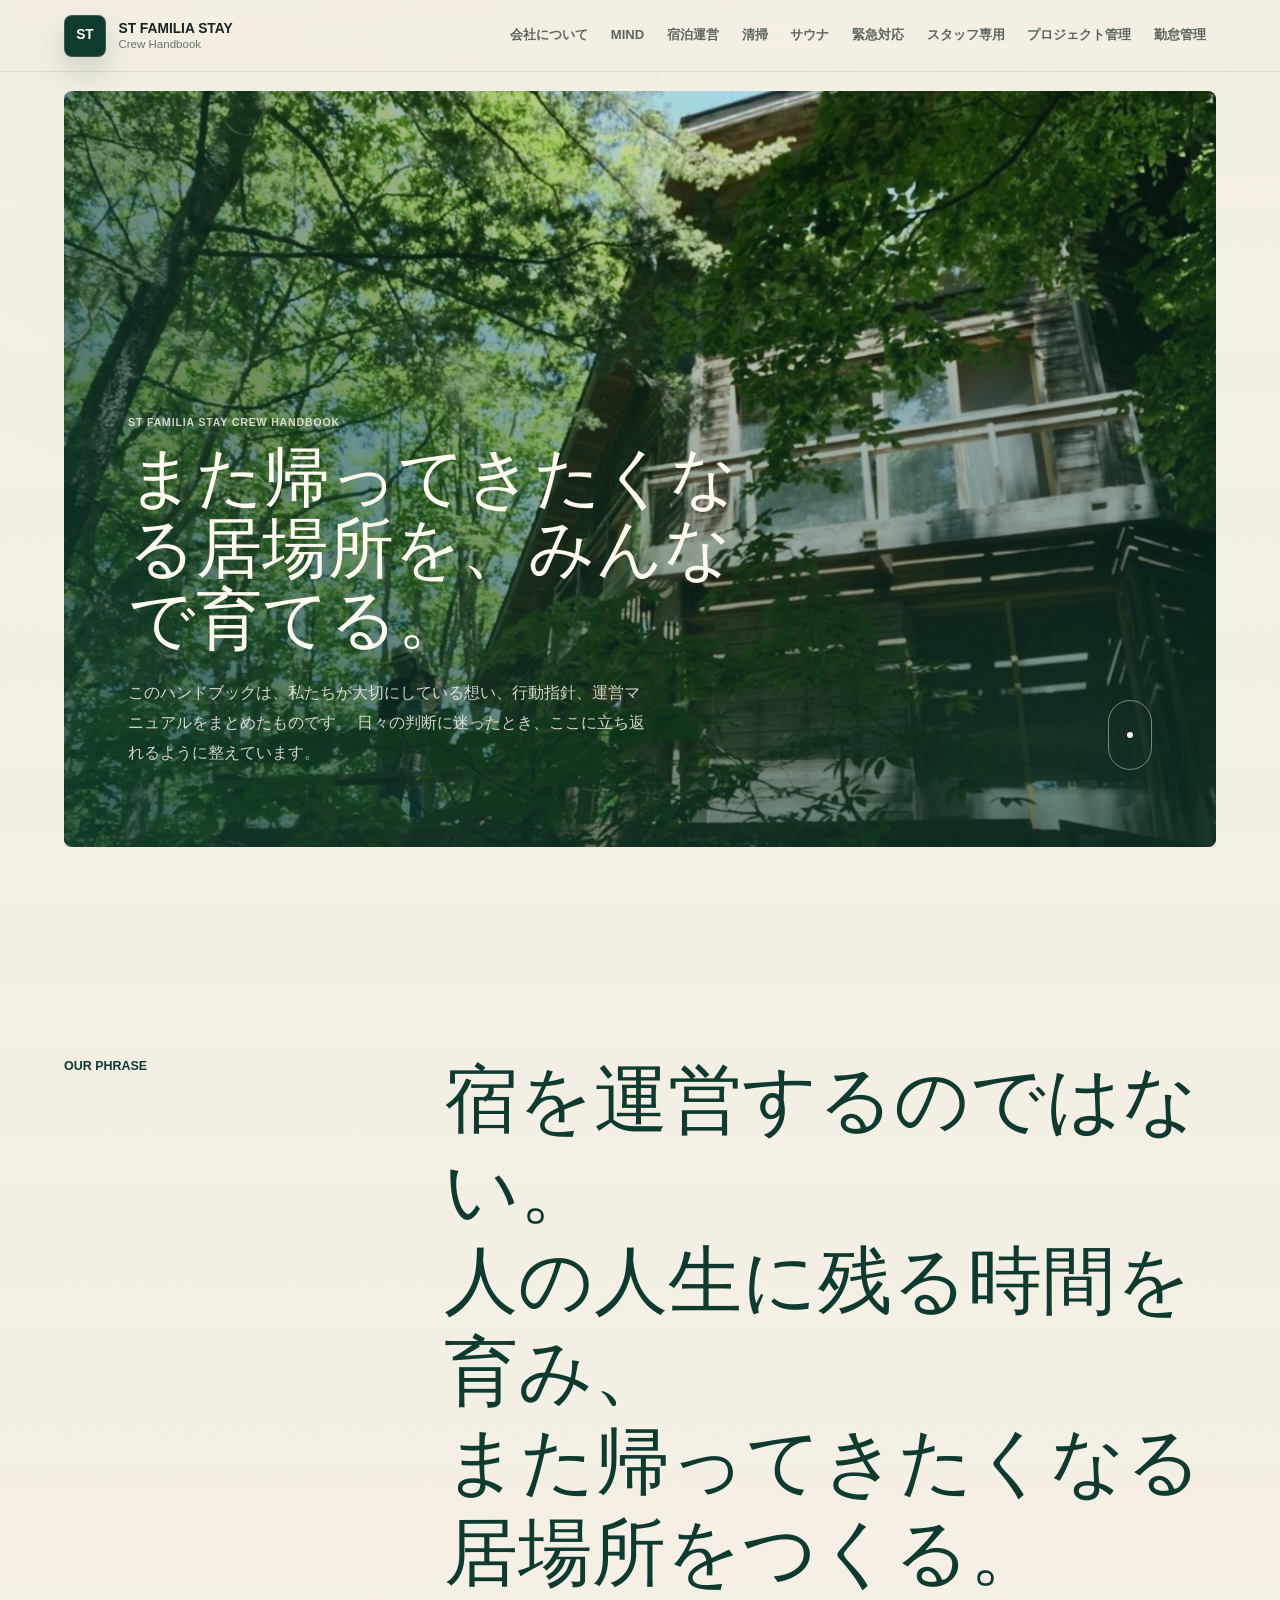
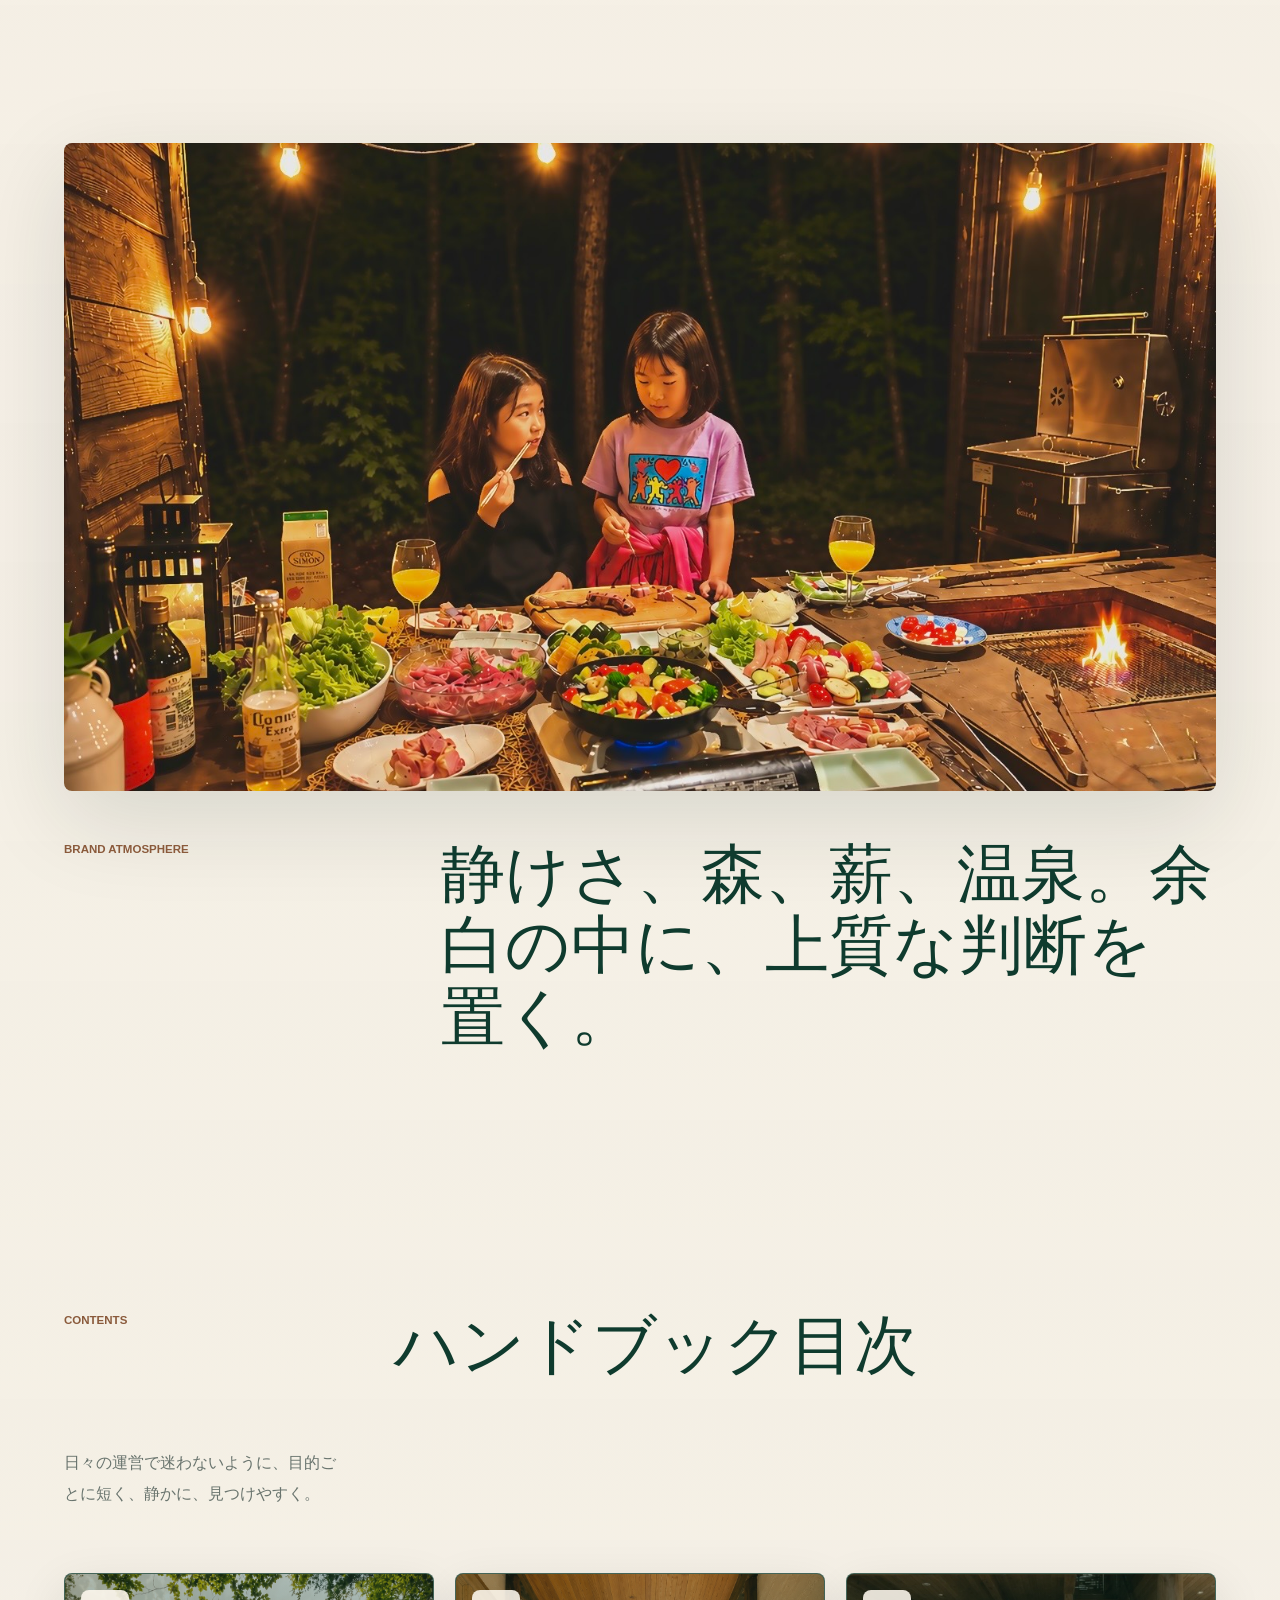
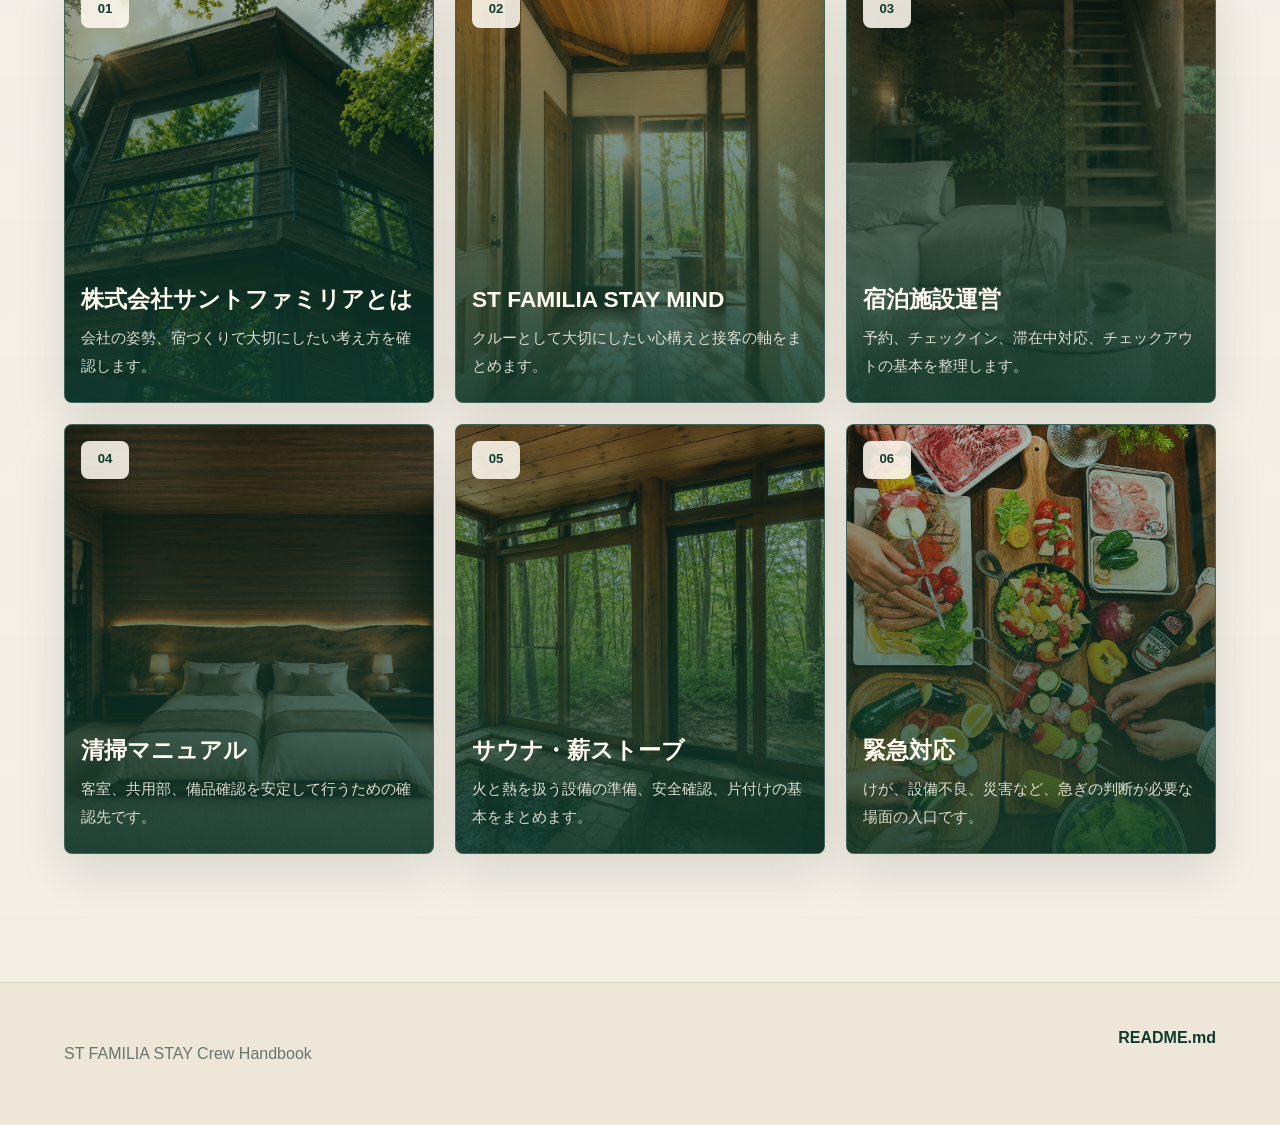
<file: index.html>
<!doctype html>
<html lang="ja">
<head>
  <meta charset="utf-8">
  <meta name="viewport" content="width=device-width, initial-scale=1">
  <title>ST FAMILIA STAY Crew Handbook</title>
  <meta name="description" content="ST FAMILIA STAYの想い、行動指針、運営マニュアルをまとめたクルーハンドブックです。">
  <link rel="stylesheet" href="style.css">
  <script src="script.js" defer></script>
</head>
<body>
  <header class="site-header">
    <a class="brand" href="index.html" aria-label="ST FAMILIA STAY Crew Handbook">
      <span class="brand-mark">ST</span>
      <span>
        <span class="brand-name">ST FAMILIA STAY</span>
        <span class="brand-subtitle">Crew Handbook</span>
      </span>
    </a>
    <nav class="site-nav" aria-label="主要ページ">
      <a href="about.html">会社について</a>
      <a href="mind.html">MIND</a>
      <a href="operations.html">宿泊運営</a>
      <a href="cleaning.html">清掃</a>
      <a href="sauna.html">サウナ</a>
      <a href="emergency.html">緊急対応</a>
      <a href="staff.html">スタッフ専用</a>
      <a href="project.html">プロジェクト管理</a>
      <a href="attendance.html">勤怠管理</a>
    </nav>
  </header>

  <main>
    <section class="hero" data-reveal>
      <div class="hero-image" aria-hidden="true">
        <img src="assets/images/lava-forest-exterior.jpg" alt="森に囲まれたLAVA HOUSEの外観">
      </div>
      <div class="hero-copy">
        <p class="eyebrow">ST FAMILIA STAY CREW HANDBOOK</p>
        <h1>また帰ってきたくなる居場所を、みんなで育てる。</h1>
        <p class="lead">
          このハンドブックは、私たちが大切にしている想い、行動指針、運営マニュアルをまとめたものです。
          日々の判断に迷ったとき、ここに立ち返れるように整えています。
        </p>
      </div>
      <a class="scroll-cue" href="#contents" aria-label="目次へ移動"><span></span></a>
    </section>

    <section class="quiet-statement" data-reveal>
      <div class="statement-kicker">Our Phrase</div>
      <div class="statement-copy">
        <p>宿を運営するのではない。</p>
        <p>人の人生に残る時間を育み、</p>
        <p>また帰ってきたくなる居場所をつくる。</p>
      </div>
    </section>

    <section class="image-section" data-reveal>
      <figure class="wide-photo">
        <img src="assets/images/lava-night-bbq.jpg" alt="森の夜に楽しむLAVA HOUSEのBBQ">
      </figure>
      <div class="image-section-copy">
        <p class="eyebrow">Brand Atmosphere</p>
        <h2>静けさ、森、薪、温泉。余白の中に、上質な判断を置く。</h2>
      </div>
    </section>

    <section class="section" id="contents" data-reveal>
      <div class="section-heading">
        <p class="eyebrow">Contents</p>
        <h2>ハンドブック目次</h2>
        <p>日々の運営で迷わないように、目的ごとに短く、静かに、見つけやすく。</p>
      </div>
      <div class="card-grid">
        <a class="content-card ready" href="about.html">
          <img src="assets/images/pikoa-exterior.png" alt="PIKOA HOUSEの木造外観">
          <span class="card-number">01</span>
          <h3>株式会社サントファミリアとは</h3>
          <p>会社の姿勢、宿づくりで大切にしたい考え方を確認します。</p>
        </a>
        <a class="content-card" href="mind.html">
          <img src="assets/images/lava-hallway.png" alt="LAVA HOUSEに差し込む自然光">
          <span class="card-number">02</span>
          <h3>ST FAMILIA STAY MIND</h3>
          <p>クルーとして大切にしたい心構えと接客の軸をまとめます。</p>
        </a>
        <a class="content-card" href="operations.html">
          <img src="assets/images/lava-lounge.jpg" alt="LAVA HOUSEのラウンジ">
          <span class="card-number">03</span>
          <h3>宿泊施設運営</h3>
          <p>予約、チェックイン、滞在中対応、チェックアウトの基本を整理します。</p>
        </a>
        <a class="content-card" href="cleaning.html">
          <img src="assets/images/pikoa-bedroom.jpg" alt="PIKOA HOUSEの整えられた寝室">
          <span class="card-number">04</span>
          <h3>清掃マニュアル</h3>
          <p>客室、共用部、備品確認を安定して行うための確認先です。</p>
        </a>
        <a class="content-card" href="sauna.html">
          <img src="assets/images/lava-onsen.jpg" alt="LAVA HOUSEの温泉設備">
          <span class="card-number">05</span>
          <h3>サウナ・薪ストーブ</h3>
          <p>火と熱を扱う設備の準備、安全確認、片付けの基本をまとめます。</p>
        </a>
        <a class="content-card" href="emergency.html">
          <img src="assets/images/lava-bbq-prep.png" alt="LAVA HOUSEの食材準備と備品確認">
          <span class="card-number">06</span>
          <h3>緊急対応</h3>
          <p>けが、設備不良、災害など、急ぎの判断が必要な場面の入口です。</p>
        </a>
      </div>
    </section>
  </main>

  <footer class="site-footer">
    <p>ST FAMILIA STAY Crew Handbook</p>
    <a href="README.md">README.md</a>
  </footer>
</body>
</html>
</file>
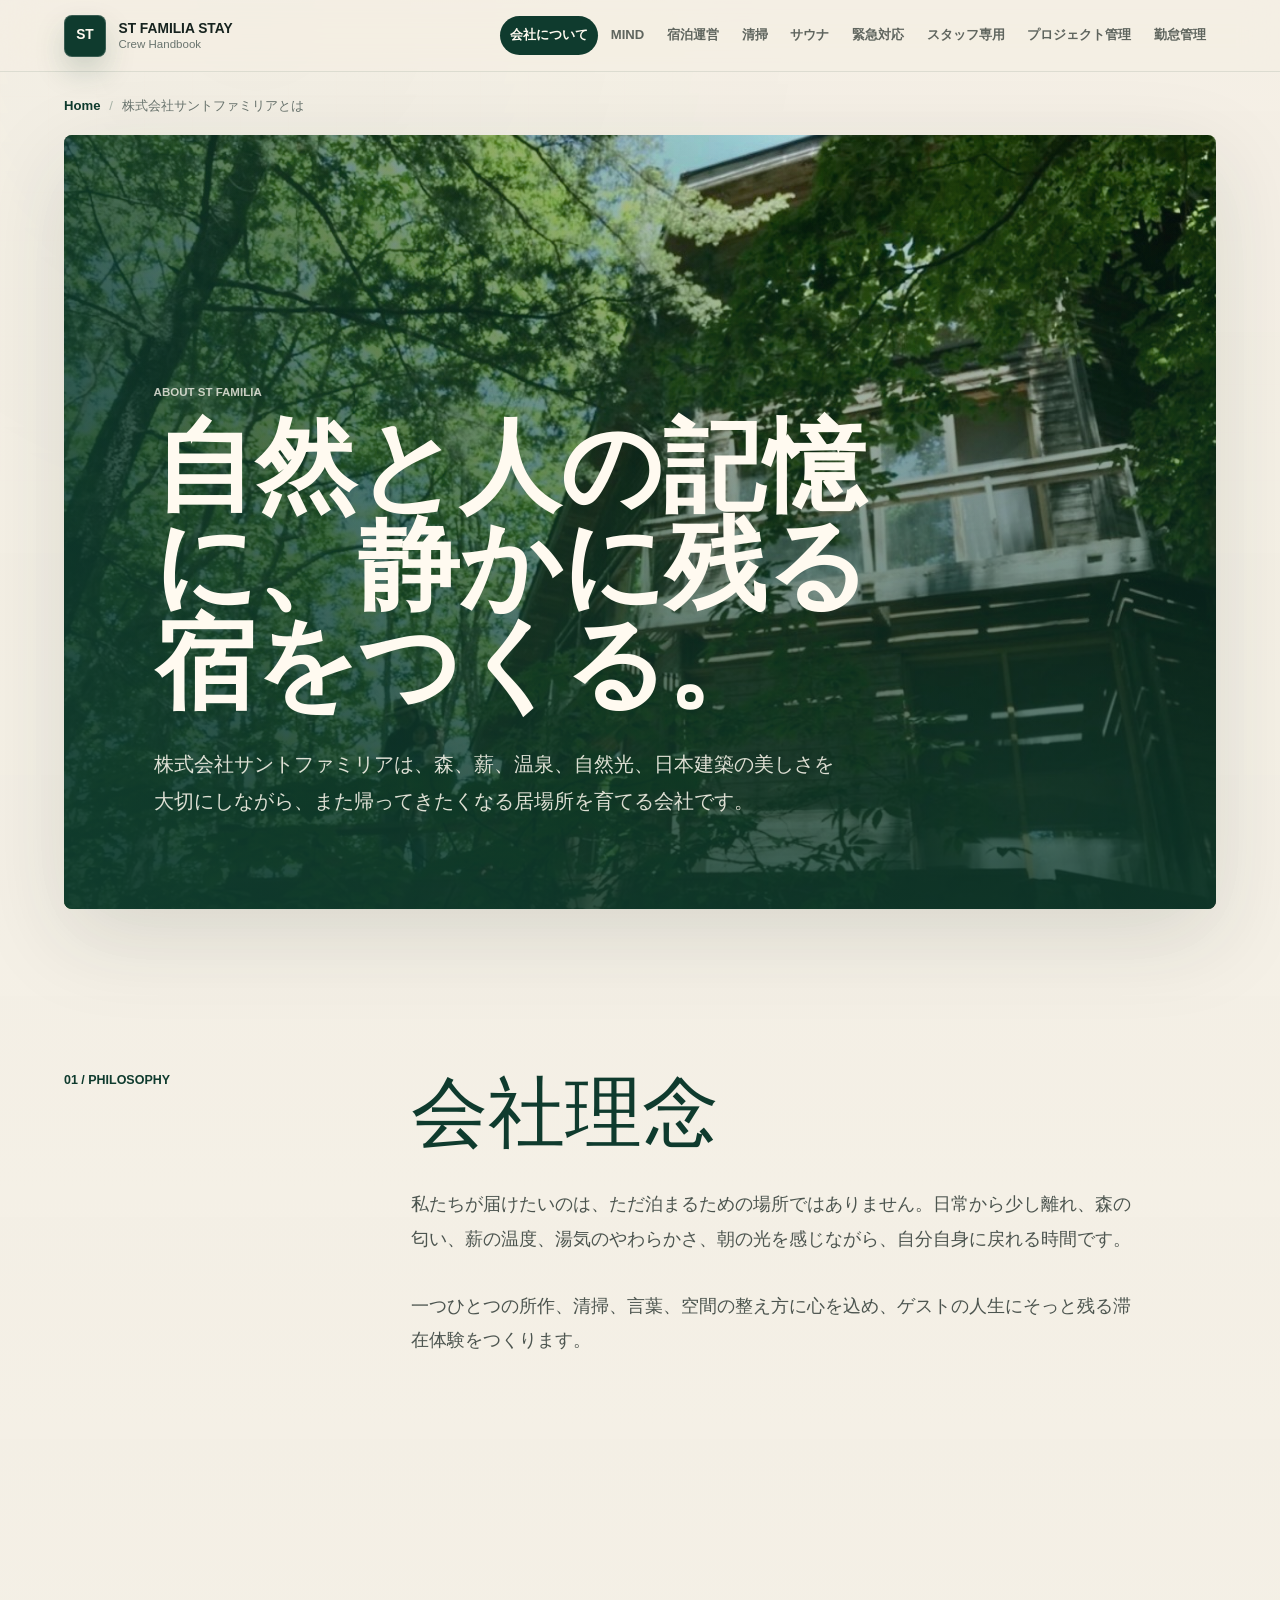
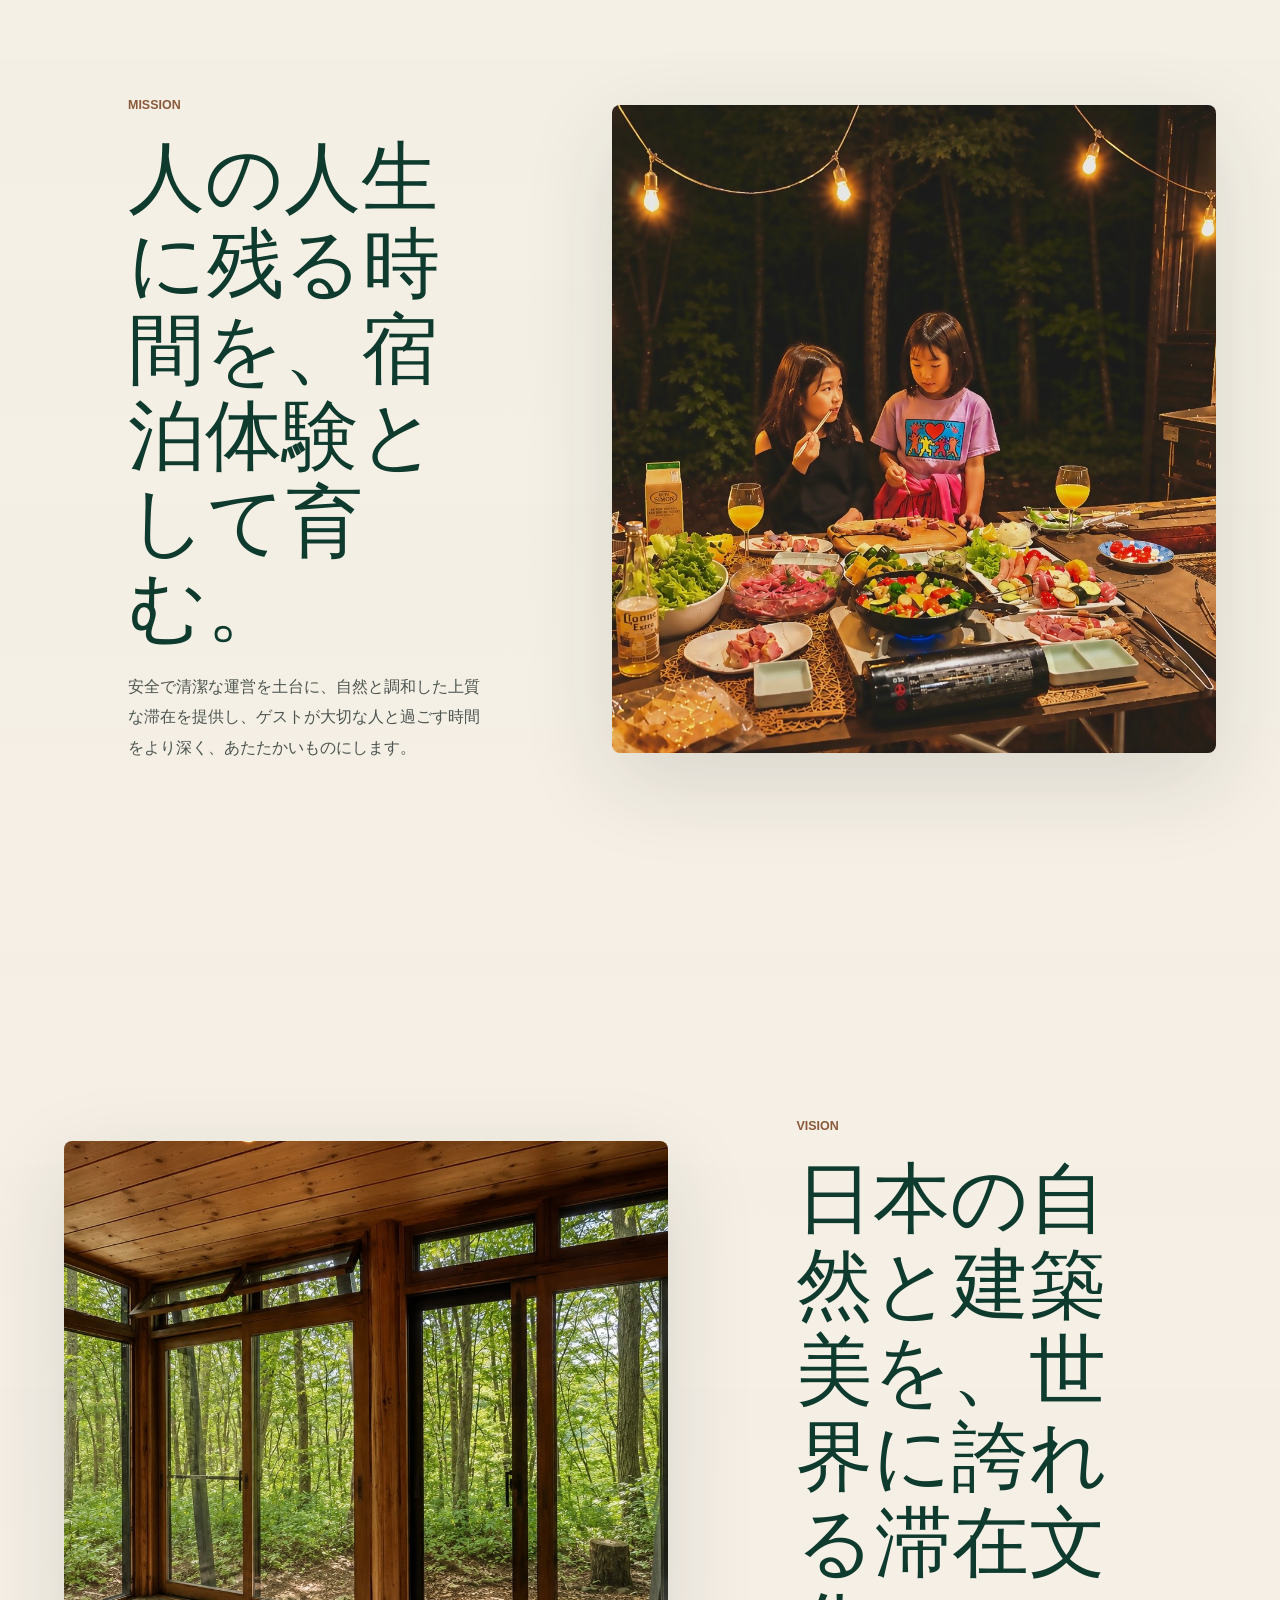
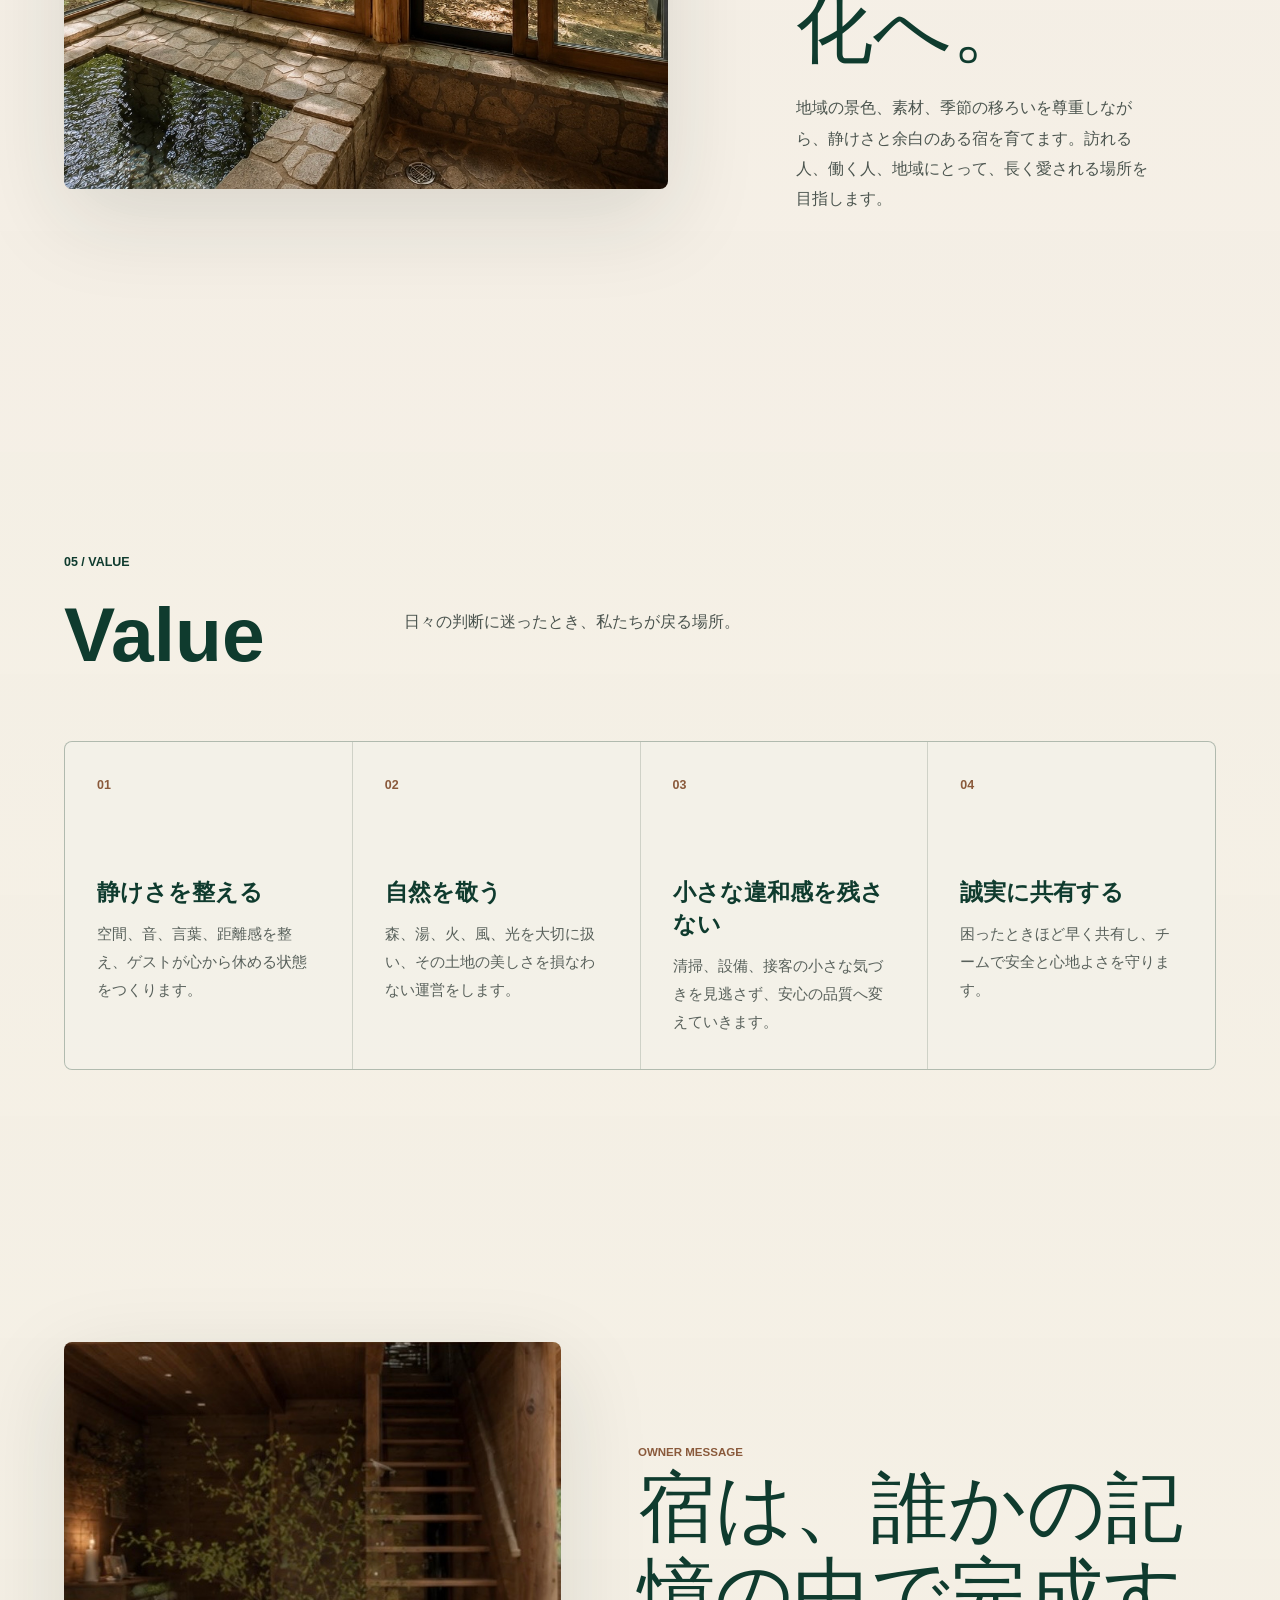
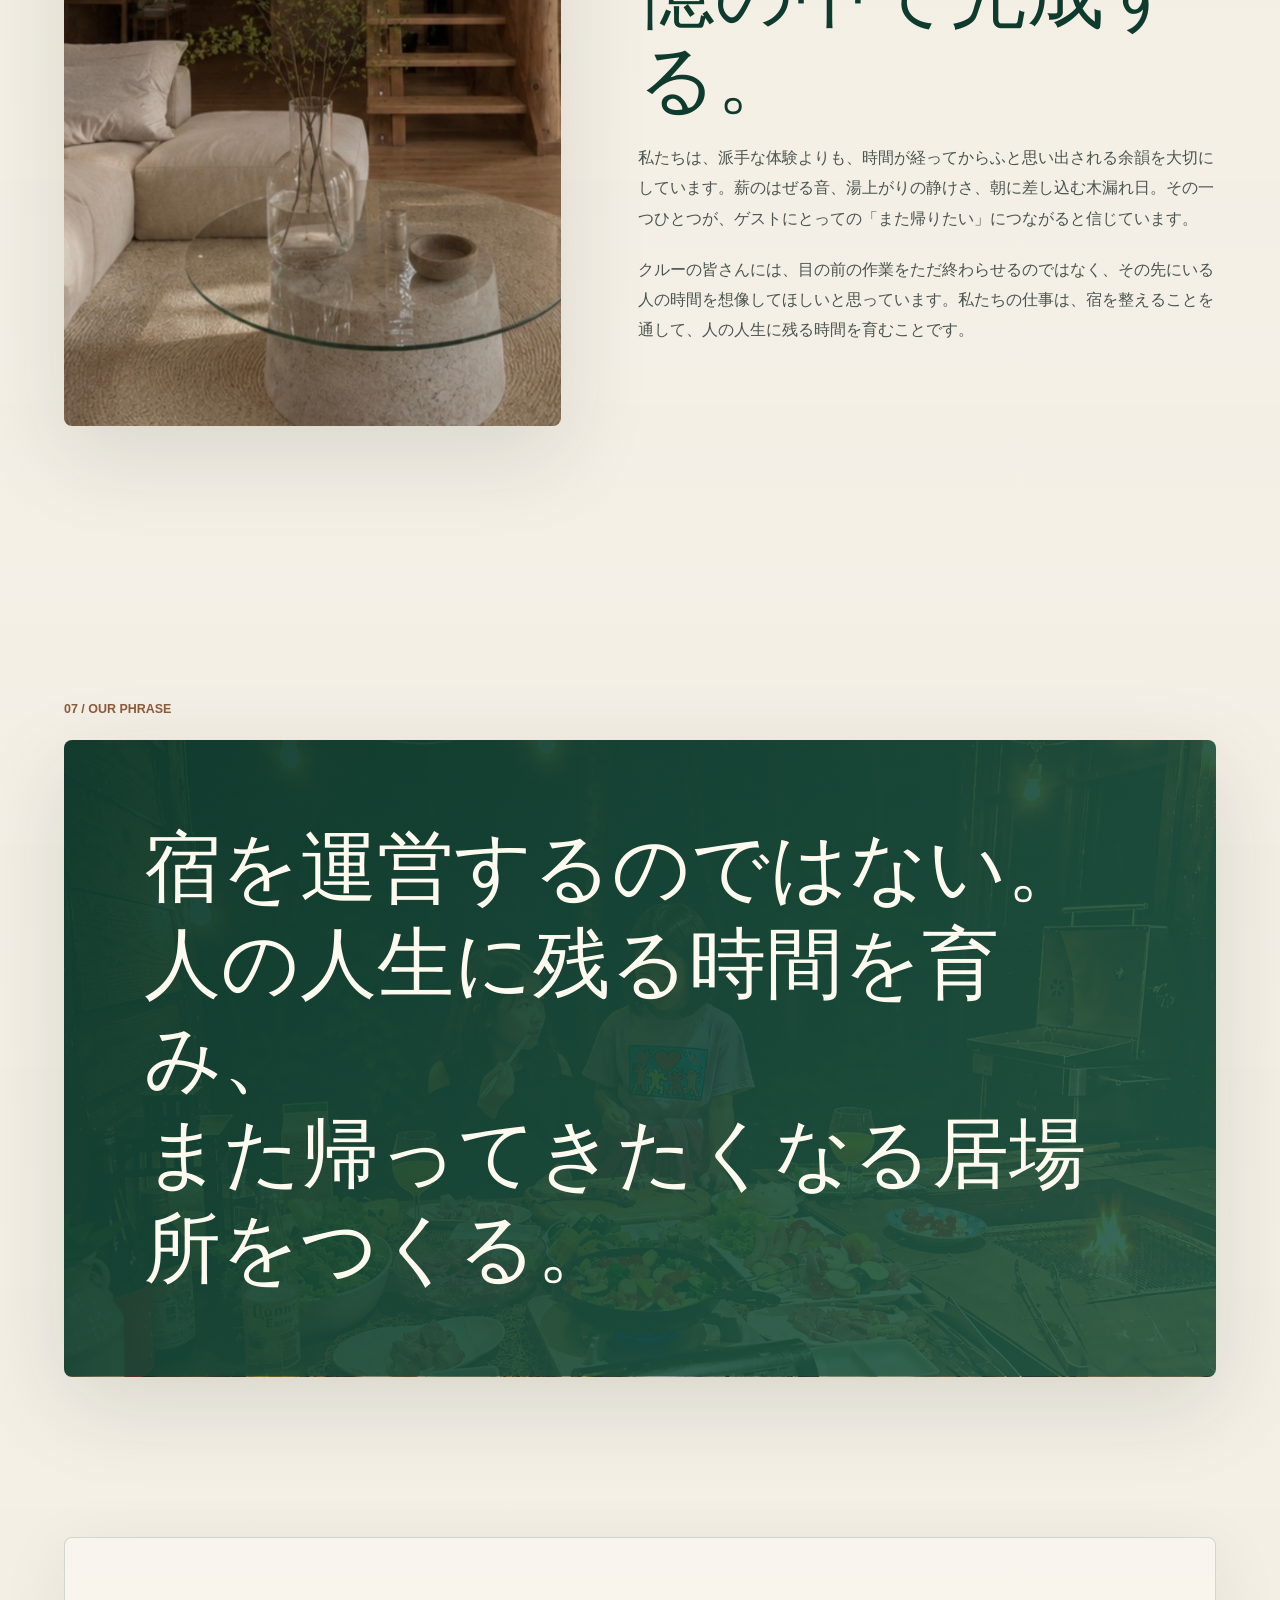
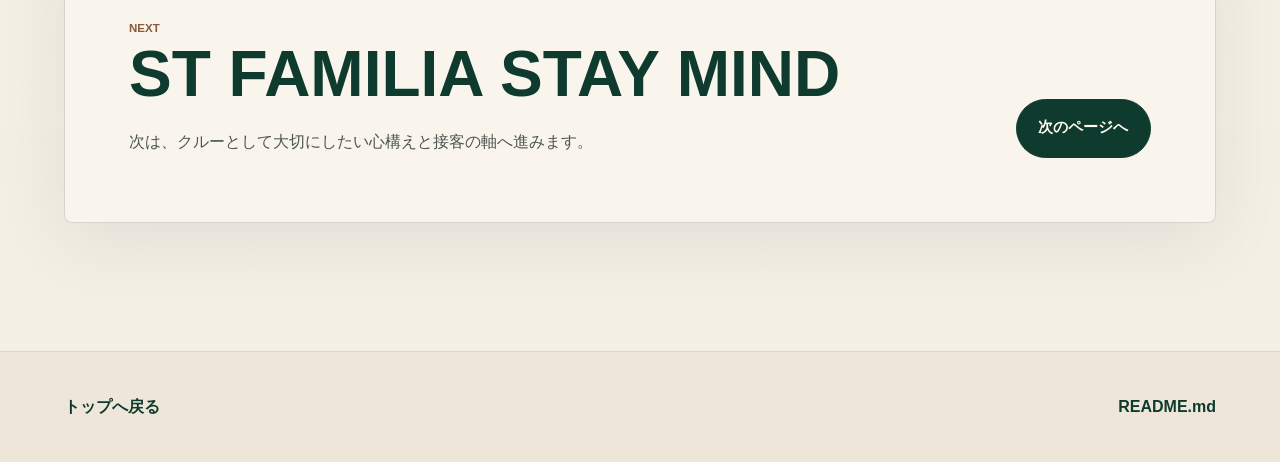
<file: about.html>
<!doctype html>
<html lang="ja">
<head>
  <meta charset="utf-8">
  <meta name="viewport" content="width=device-width, initial-scale=1">
  <title>株式会社サントファミリアとは | ST FAMILIA STAY</title>
  <meta name="description" content="株式会社サントファミリアの理念、Mission、Vision、Value、オーナーメッセージ。">
  <link rel="stylesheet" href="style.css">
  <script src="script.js" defer></script>
</head>
<body>
  <header class="site-header">
    <a class="brand" href="index.html">
      <span class="brand-mark">ST</span>
      <span><span class="brand-name">ST FAMILIA STAY</span><span class="brand-subtitle">Crew Handbook</span></span>
    </a>
    <nav class="site-nav" aria-label="主要ページ">
      <a aria-current="page" href="about.html">会社について</a>
      <a href="mind.html">MIND</a>
      <a href="operations.html">宿泊運営</a>
      <a href="cleaning.html">清掃</a>
      <a href="sauna.html">サウナ</a>
      <a href="emergency.html">緊急対応</a>
      <a href="staff.html">スタッフ専用</a>
      <a href="project.html">プロジェクト管理</a>
      <a href="attendance.html">勤怠管理</a>
    </nav>
  </header>

  <main class="about-page">
    <nav class="breadcrumb about-breadcrumb" aria-label="パンくず"><a href="index.html">Home</a><span>株式会社サントファミリアとは</span></nav>

    <section class="about-hero" data-reveal>
      <div class="about-hero-image" aria-hidden="true">
        <img src="assets/images/lava-forest-exterior.jpg" alt="森に囲まれたLAVA HOUSEの外観">
      </div>
      <div class="about-hero-copy">
        <p class="eyebrow">About ST FAMILIA</p>
        <h1>自然と人の記憶に、静かに残る宿をつくる。</h1>
        <p class="lead">株式会社サントファミリアは、森、薪、温泉、自然光、日本建築の美しさを大切にしながら、また帰ってきたくなる居場所を育てる会社です。</p>
      </div>
    </section>

    <section class="philosophy-section" data-reveal>
      <div class="section-index">01 / Philosophy</div>
      <div class="philosophy-copy">
        <h2>会社理念</h2>
        <p>私たちが届けたいのは、ただ泊まるための場所ではありません。日常から少し離れ、森の匂い、薪の温度、湯気のやわらかさ、朝の光を感じながら、自分自身に戻れる時間です。</p>
        <p>一つひとつの所作、清掃、言葉、空間の整え方に心を込め、ゲストの人生にそっと残る滞在体験をつくります。</p>
      </div>
    </section>

    <section class="mv-section" data-reveal>
      <article class="mv-block">
        <span>Mission</span>
        <h2>人の人生に残る時間を、宿泊体験として育む。</h2>
        <p>安全で清潔な運営を土台に、自然と調和した上質な滞在を提供し、ゲストが大切な人と過ごす時間をより深く、あたたかいものにします。</p>
      </article>
      <figure class="mv-photo">
        <img src="assets/images/lava-night-bbq.jpg" alt="LAVA HOUSEの夜の食事体験">
      </figure>
    </section>

    <section class="mv-section reverse" data-reveal>
      <article class="mv-block">
        <span>Vision</span>
        <h2>日本の自然と建築美を、世界に誇れる滞在文化へ。</h2>
        <p>地域の景色、素材、季節の移ろいを尊重しながら、静けさと余白のある宿を育てます。訪れる人、働く人、地域にとって、長く愛される場所を目指します。</p>
      </article>
      <figure class="mv-photo">
        <img src="assets/images/lava-onsen.jpg" alt="森を望むLAVA HOUSEの温泉">
      </figure>
    </section>

    <section class="value-section" data-reveal>
      <div class="section-index">05 / Value</div>
      <div class="value-heading">
        <h2>Value</h2>
        <p>日々の判断に迷ったとき、私たちが戻る場所。</p>
      </div>
      <div class="value-grid">
        <article>
          <span>01</span>
          <h3>静けさを整える</h3>
          <p>空間、音、言葉、距離感を整え、ゲストが心から休める状態をつくります。</p>
        </article>
        <article>
          <span>02</span>
          <h3>自然を敬う</h3>
          <p>森、湯、火、風、光を大切に扱い、その土地の美しさを損なわない運営をします。</p>
        </article>
        <article>
          <span>03</span>
          <h3>小さな違和感を残さない</h3>
          <p>清掃、設備、接客の小さな気づきを見逃さず、安心の品質へ変えていきます。</p>
        </article>
        <article>
          <span>04</span>
          <h3>誠実に共有する</h3>
          <p>困ったときほど早く共有し、チームで安全と心地よさを守ります。</p>
        </article>
      </div>
    </section>

    <section class="owner-message" data-reveal>
      <figure>
        <img src="assets/images/lava-lounge.jpg" alt="LAVA HOUSEのラウンジ空間">
      </figure>
      <div class="owner-copy">
        <p class="eyebrow">Owner Message</p>
        <h2>宿は、誰かの記憶の中で完成する。</h2>
        <p>私たちは、派手な体験よりも、時間が経ってからふと思い出される余韻を大切にしています。薪のはぜる音、湯上がりの静けさ、朝に差し込む木漏れ日。その一つひとつが、ゲストにとっての「また帰りたい」につながると信じています。</p>
        <p>クルーの皆さんには、目の前の作業をただ終わらせるのではなく、その先にいる人の時間を想像してほしいと思っています。私たちの仕事は、宿を整えることを通して、人の人生に残る時間を育むことです。</p>
      </div>
    </section>

    <section class="phrase-section" data-reveal>
      <p class="section-index">07 / Our Phrase</p>
      <blockquote>
        <span>宿を運営するのではない。</span>
        <span>人の人生に残る時間を育み、</span>
        <span>また帰ってきたくなる居場所をつくる。</span>
      </blockquote>
    </section>

    <section class="next-page-section" data-reveal>
      <div>
        <p class="eyebrow">Next</p>
        <h2>ST FAMILIA STAY MIND</h2>
        <p>次は、クルーとして大切にしたい心構えと接客の軸へ進みます。</p>
      </div>
      <a class="next-button" href="mind.html">次のページへ</a>
    </section>
  </main>

  <footer class="site-footer">
    <a href="index.html">トップへ戻る</a>
    <a href="README.md">README.md</a>
  </footer>
</body>
</html>
</file>
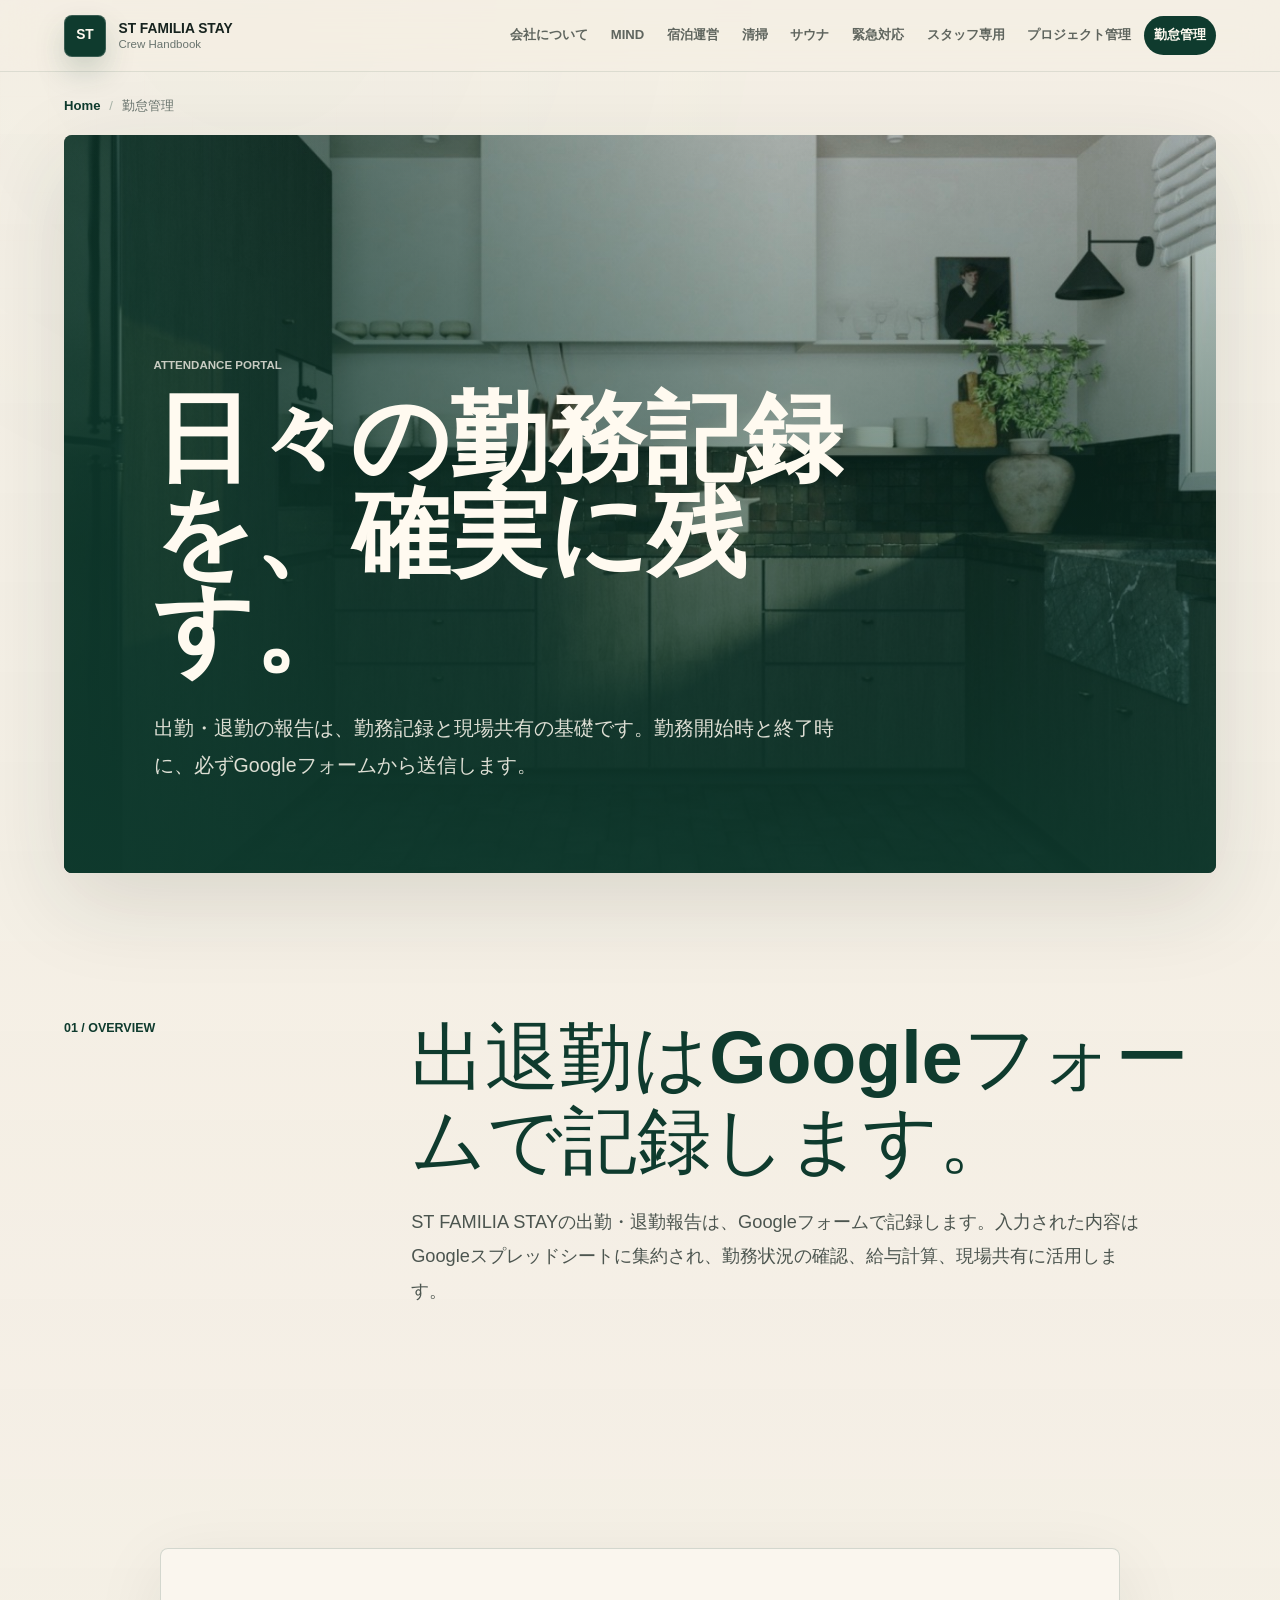
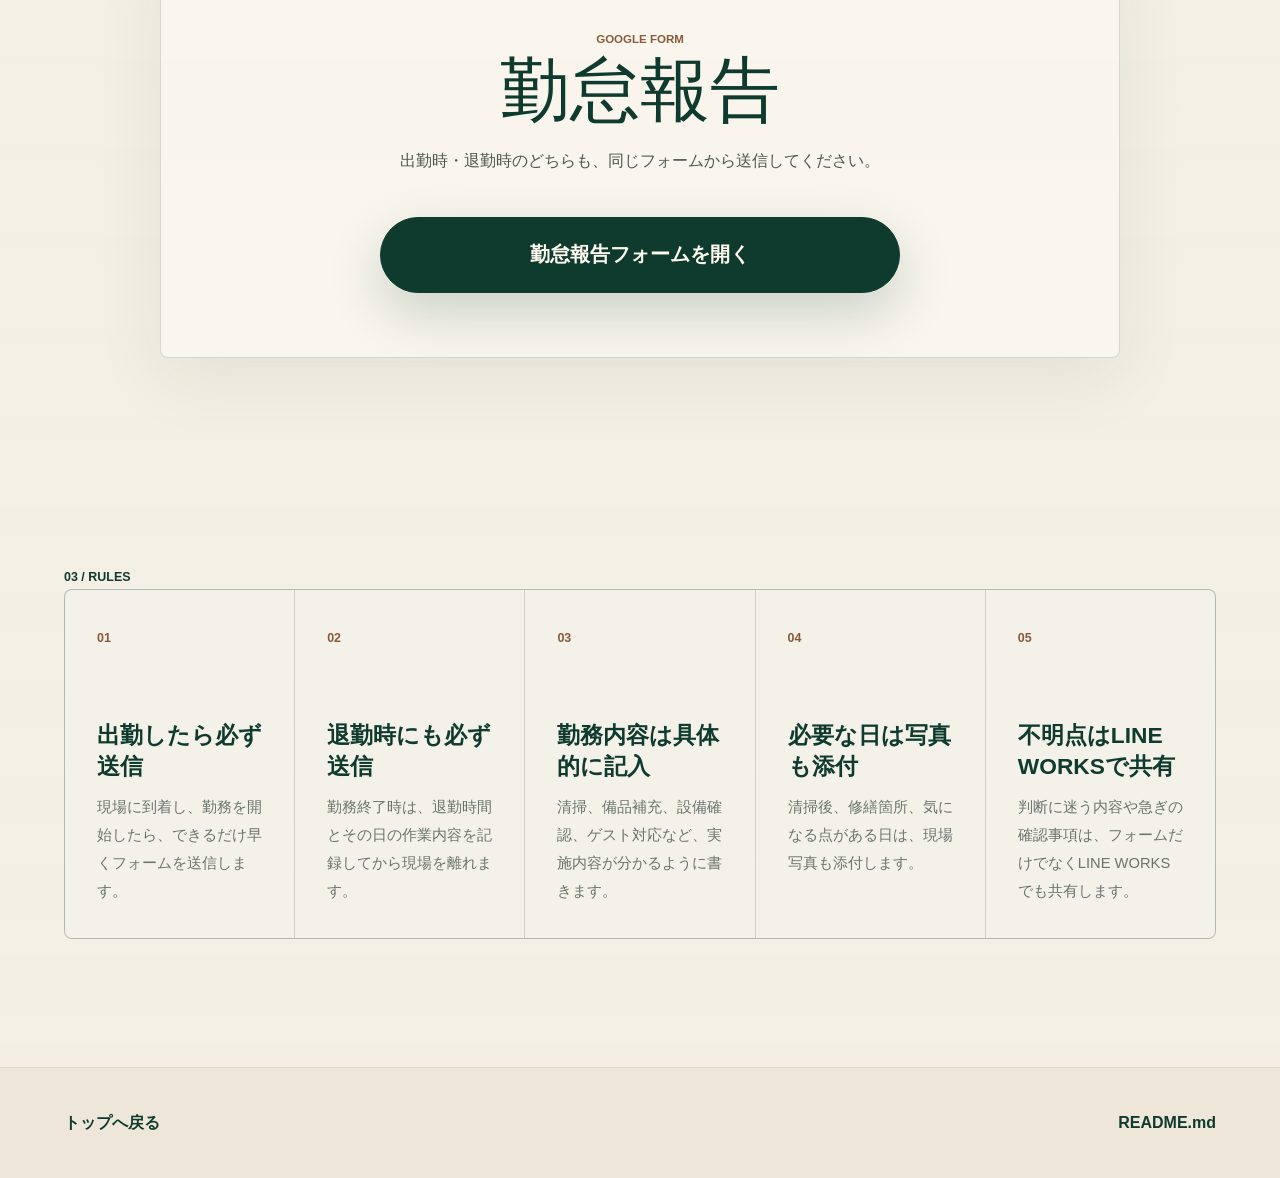
<file: attendance.html>
<!doctype html>
<html lang="ja">
<head>
  <meta charset="utf-8">
  <meta name="viewport" content="width=device-width, initial-scale=1">
  <title>勤怠管理 | ST FAMILIA STAY</title>
  <meta name="description" content="ST FAMILIA STAYの出勤・退勤をGoogleフォームで記録する勤怠管理ページ。">
  <link rel="stylesheet" href="style.css">
  <script src="script.js" defer></script>
</head>
<body>
  <header class="site-header">
    <a class="brand" href="index.html">
      <span class="brand-mark">ST</span>
      <span><span class="brand-name">ST FAMILIA STAY</span><span class="brand-subtitle">Crew Handbook</span></span>
    </a>
    <nav class="site-nav" aria-label="主要ページ">
      <a href="about.html">会社について</a>
      <a href="mind.html">MIND</a>
      <a href="operations.html">宿泊運営</a>
      <a href="cleaning.html">清掃</a>
      <a href="sauna.html">サウナ</a>
      <a href="emergency.html">緊急対応</a>
      <a href="staff.html">スタッフ専用</a>
      <a href="project.html">プロジェクト管理</a>
      <a aria-current="page" href="attendance.html">勤怠管理</a>
    </nav>
  </header>

  <main class="attendance-page">
    <nav class="breadcrumb attendance-breadcrumb" aria-label="パンくず"><a href="index.html">Home</a><span>勤怠管理</span></nav>

    <section class="attendance-hero" data-reveal>
      <div class="attendance-hero-image" aria-hidden="true">
        <img src="assets/images/pikoa-kitchen.jpg" alt="PIKOA HOUSEのキッチンと自然光">
      </div>
      <div class="attendance-hero-copy">
        <p class="eyebrow">Attendance Portal</p>
        <h1>日々の勤務記録を、確実に残す。</h1>
        <p class="lead">出勤・退勤の報告は、勤務記録と現場共有の基礎です。勤務開始時と終了時に、必ずGoogleフォームから送信します。</p>
      </div>
    </section>

    <section class="attendance-intro" data-reveal>
      <p class="section-index">01 / Overview</p>
      <div>
        <h2>出退勤はGoogleフォームで記録します。</h2>
        <p>ST FAMILIA STAYの出勤・退勤報告は、Googleフォームで記録します。入力された内容はGoogleスプレッドシートに集約され、勤務状況の確認、給与計算、現場共有に活用します。</p>
      </div>
    </section>

    <section class="attendance-cta-section" data-reveal>
      <div class="attendance-cta-card">
        <p class="eyebrow">Google Form</p>
        <h2>勤怠報告</h2>
        <p>出勤時・退勤時のどちらも、同じフォームから送信してください。</p>
        <a class="attendance-main-button" href="https://forms.gle/jTn19WCPHWQ5XhjPA" target="_blank" rel="noopener noreferrer">勤怠報告フォームを開く</a>
      </div>
    </section>

    <section class="attendance-flow" data-reveal>
      <p class="section-index">03 / Rules</p>
      <div class="attendance-flow-grid">
        <article>
          <span>01</span>
          <h3>出勤したら必ず送信</h3>
          <p>現場に到着し、勤務を開始したら、できるだけ早くフォームを送信します。</p>
        </article>
        <article>
          <span>02</span>
          <h3>退勤時にも必ず送信</h3>
          <p>勤務終了時は、退勤時間とその日の作業内容を記録してから現場を離れます。</p>
        </article>
        <article>
          <span>03</span>
          <h3>勤務内容は具体的に記入</h3>
          <p>清掃、備品補充、設備確認、ゲスト対応など、実施内容が分かるように書きます。</p>
        </article>
        <article>
          <span>04</span>
          <h3>必要な日は写真も添付</h3>
          <p>清掃後、修繕箇所、気になる点がある日は、現場写真も添付します。</p>
        </article>
        <article>
          <span>05</span>
          <h3>不明点はLINE WORKSで共有</h3>
          <p>判断に迷う内容や急ぎの確認事項は、フォームだけでなくLINE WORKSでも共有します。</p>
        </article>
      </div>
    </section>
  </main>

  <footer class="site-footer">
    <a href="index.html">トップへ戻る</a>
    <a href="README.md">README.md</a>
  </footer>
</body>
</html>
</file>
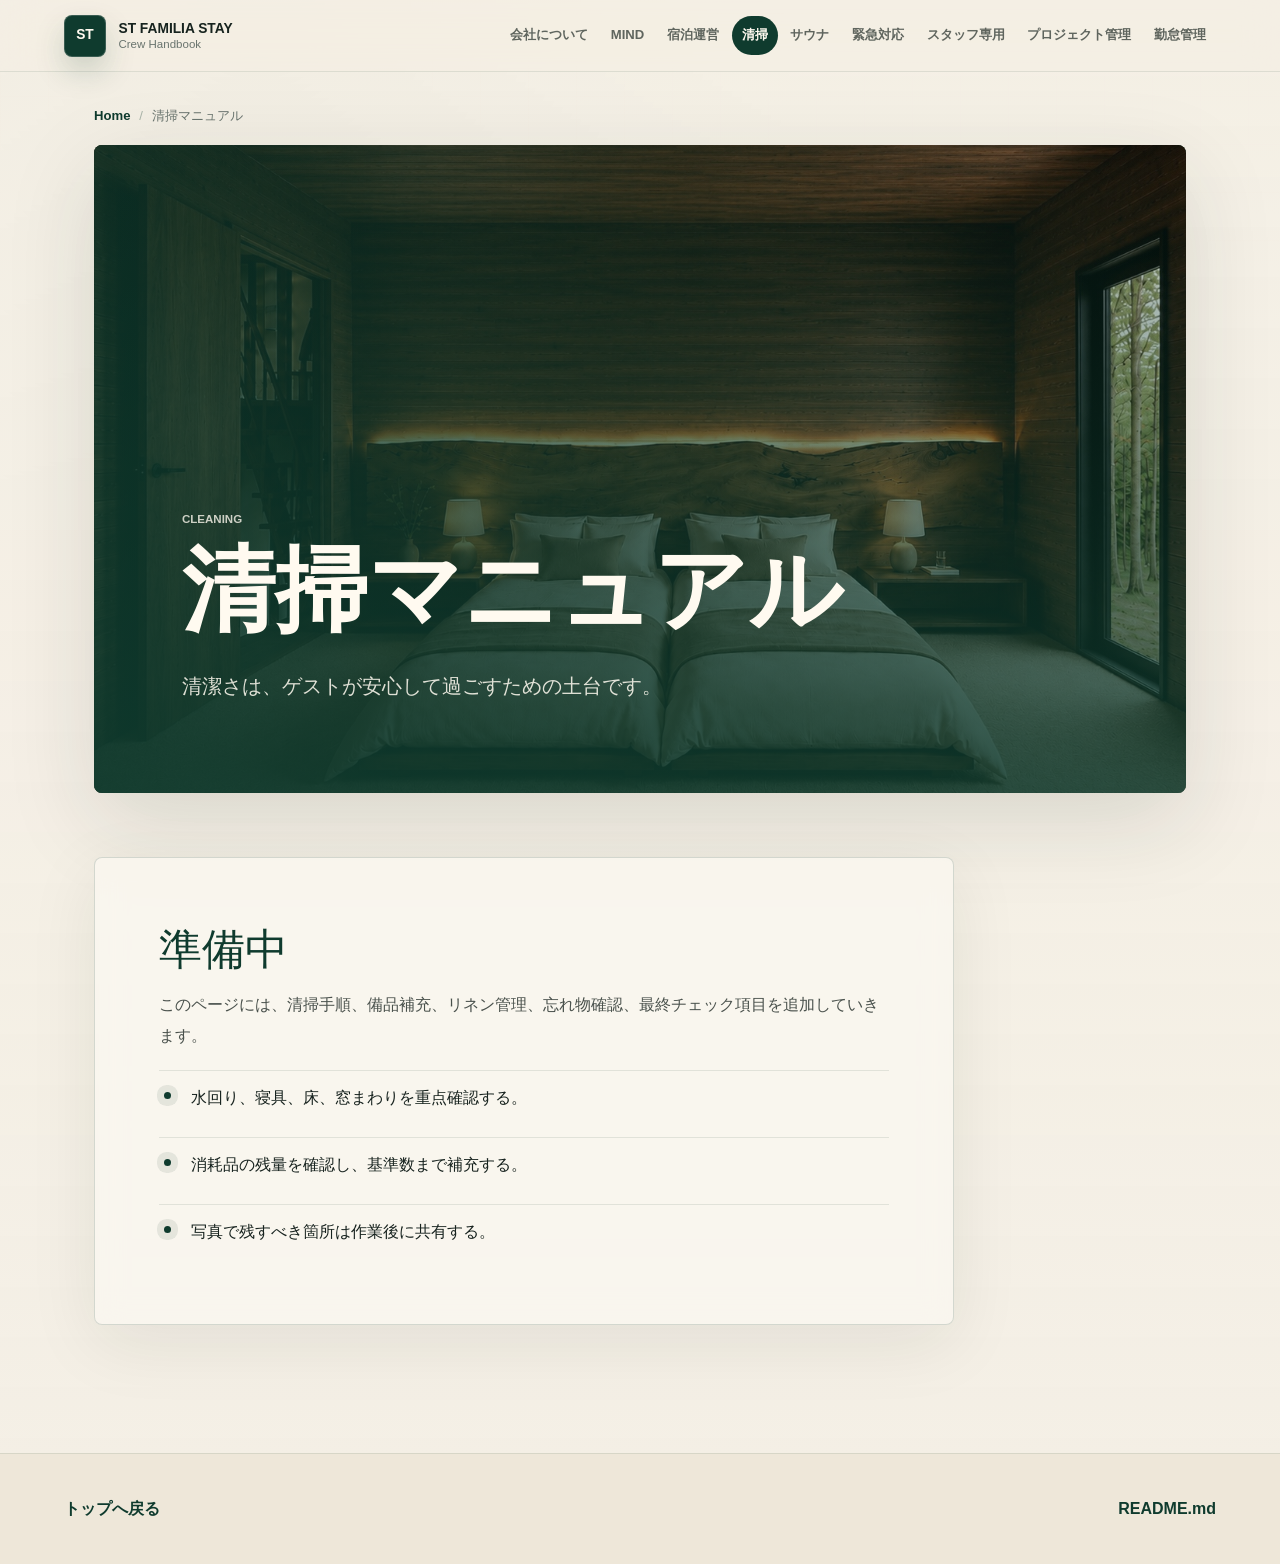
<file: cleaning.html>
<!doctype html>
<html lang="ja">
<head>
  <meta charset="utf-8">
  <meta name="viewport" content="width=device-width, initial-scale=1">
  <title>清掃マニュアル | ST FAMILIA STAY</title>
  <link rel="stylesheet" href="style.css">
  <script src="script.js" defer></script>
</head>
<body>
  <header class="site-header">
    <a class="brand" href="index.html"><span class="brand-mark">ST</span><span><span class="brand-name">ST FAMILIA STAY</span><span class="brand-subtitle">Crew Handbook</span></span></a>
    <nav class="site-nav" aria-label="主要ページ">
      <a href="about.html">会社について</a><a href="mind.html">MIND</a><a href="operations.html">宿泊運営</a><a aria-current="page" href="cleaning.html">清掃</a><a href="sauna.html">サウナ</a><a href="emergency.html">緊急対応</a><a href="staff.html">スタッフ専用</a><a href="project.html">プロジェクト管理</a><a href="attendance.html">勤怠管理</a>
    </nav>
  </header>
  <main class="page">
    <nav class="breadcrumb" aria-label="パンくず"><a href="index.html">Home</a><span>清掃マニュアル</span></nav>
    <section class="page-hero" style="--page-image: url('assets/images/pikoa-bedroom.jpg')" data-reveal>
      <p class="eyebrow">Cleaning</p>
      <h1>清掃マニュアル</h1>
      <p class="lead">清潔さは、ゲストが安心して過ごすための土台です。</p>
    </section>
    <article class="article narrow" data-reveal>
      <h2>準備中</h2>
      <p>このページには、清掃手順、備品補充、リネン管理、忘れ物確認、最終チェック項目を追加していきます。</p>
      <ul class="check-list">
        <li>水回り、寝具、床、窓まわりを重点確認する。</li>
        <li>消耗品の残量を確認し、基準数まで補充する。</li>
        <li>写真で残すべき箇所は作業後に共有する。</li>
      </ul>
    </article>
  </main>
  <footer class="site-footer"><a href="index.html">トップへ戻る</a><a href="README.md">README.md</a></footer>
</body>
</html>
</file>
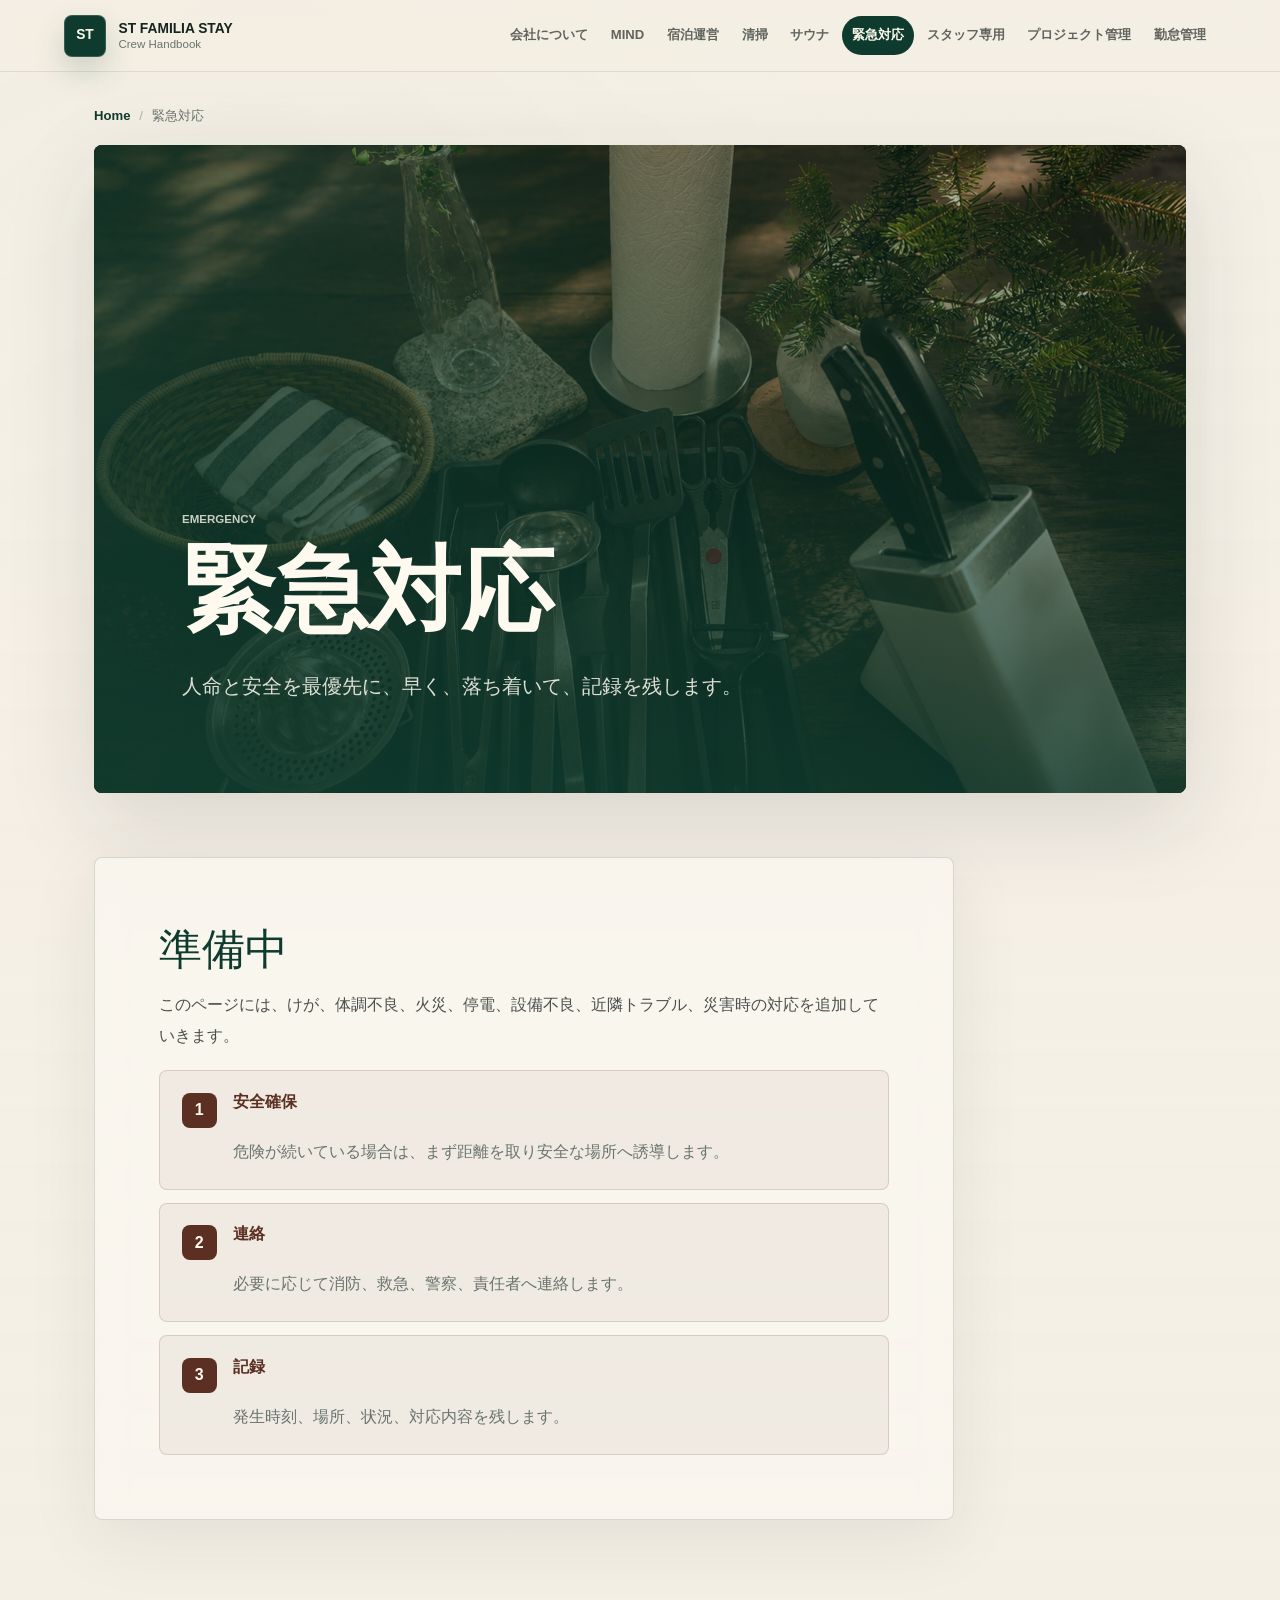
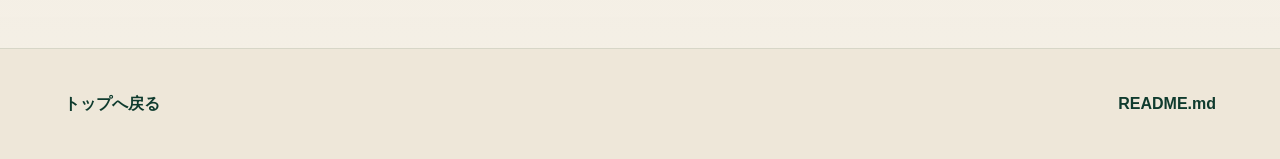
<file: emergency.html>
<!doctype html>
<html lang="ja">
<head>
  <meta charset="utf-8">
  <meta name="viewport" content="width=device-width, initial-scale=1">
  <title>緊急対応 | ST FAMILIA STAY</title>
  <link rel="stylesheet" href="style.css">
  <script src="script.js" defer></script>
</head>
<body>
  <header class="site-header">
    <a class="brand" href="index.html"><span class="brand-mark">ST</span><span><span class="brand-name">ST FAMILIA STAY</span><span class="brand-subtitle">Crew Handbook</span></span></a>
    <nav class="site-nav" aria-label="主要ページ">
      <a href="about.html">会社について</a><a href="mind.html">MIND</a><a href="operations.html">宿泊運営</a><a href="cleaning.html">清掃</a><a href="sauna.html">サウナ</a><a aria-current="page" href="emergency.html">緊急対応</a><a href="staff.html">スタッフ専用</a><a href="project.html">プロジェクト管理</a><a href="attendance.html">勤怠管理</a>
    </nav>
  </header>
  <main class="page">
    <nav class="breadcrumb" aria-label="パンくず"><a href="index.html">Home</a><span>緊急対応</span></nav>
    <section class="page-hero urgent" style="--page-image: url('assets/images/lava-tools.png')" data-reveal>
      <p class="eyebrow">Emergency</p>
      <h1>緊急対応</h1>
      <p class="lead">人命と安全を最優先に、早く、落ち着いて、記録を残します。</p>
    </section>
    <article class="article narrow" data-reveal>
      <h2>準備中</h2>
      <p>このページには、けが、体調不良、火災、停電、設備不良、近隣トラブル、災害時の対応を追加していきます。</p>
      <ol class="steps">
        <li><strong>安全確保</strong><span>危険が続いている場合は、まず距離を取り安全な場所へ誘導します。</span></li>
        <li><strong>連絡</strong><span>必要に応じて消防、救急、警察、責任者へ連絡します。</span></li>
        <li><strong>記録</strong><span>発生時刻、場所、状況、対応内容を残します。</span></li>
      </ol>
    </article>
  </main>
  <footer class="site-footer"><a href="index.html">トップへ戻る</a><a href="README.md">README.md</a></footer>
</body>
</html>
</file>
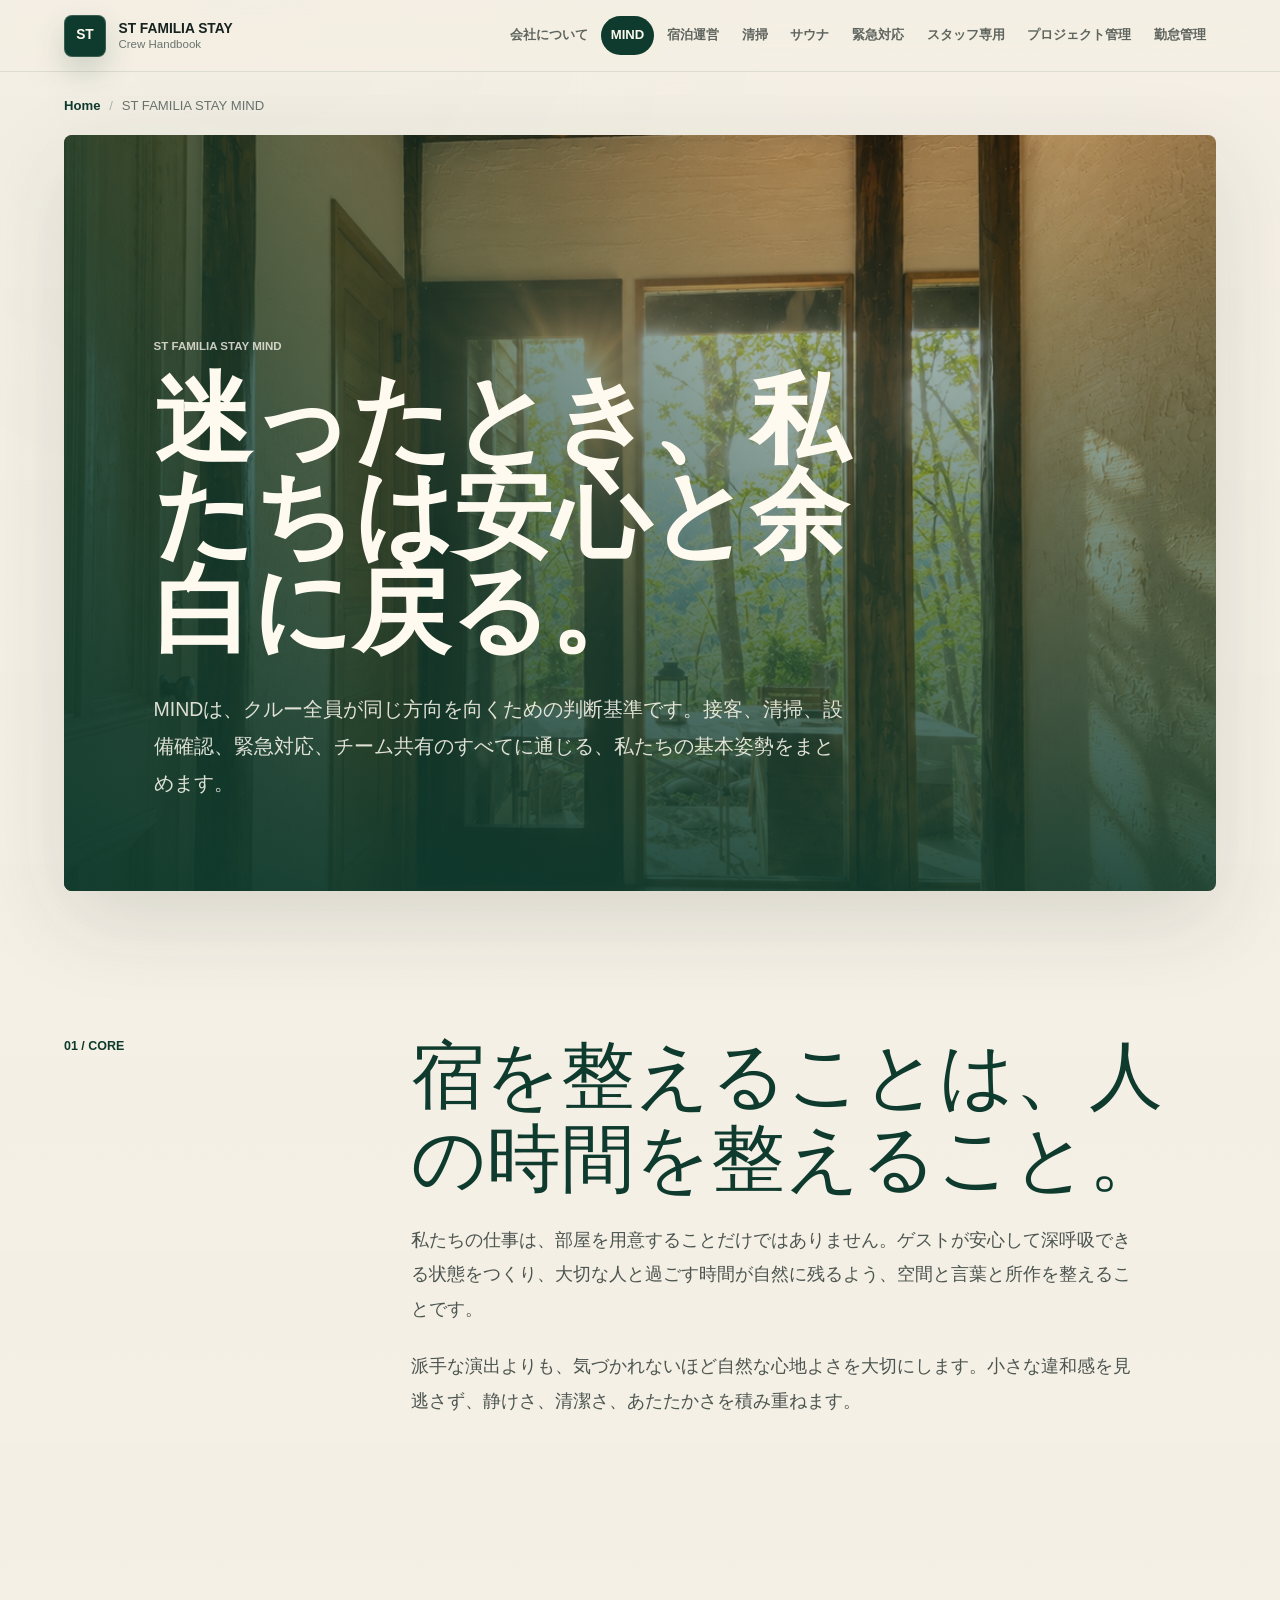
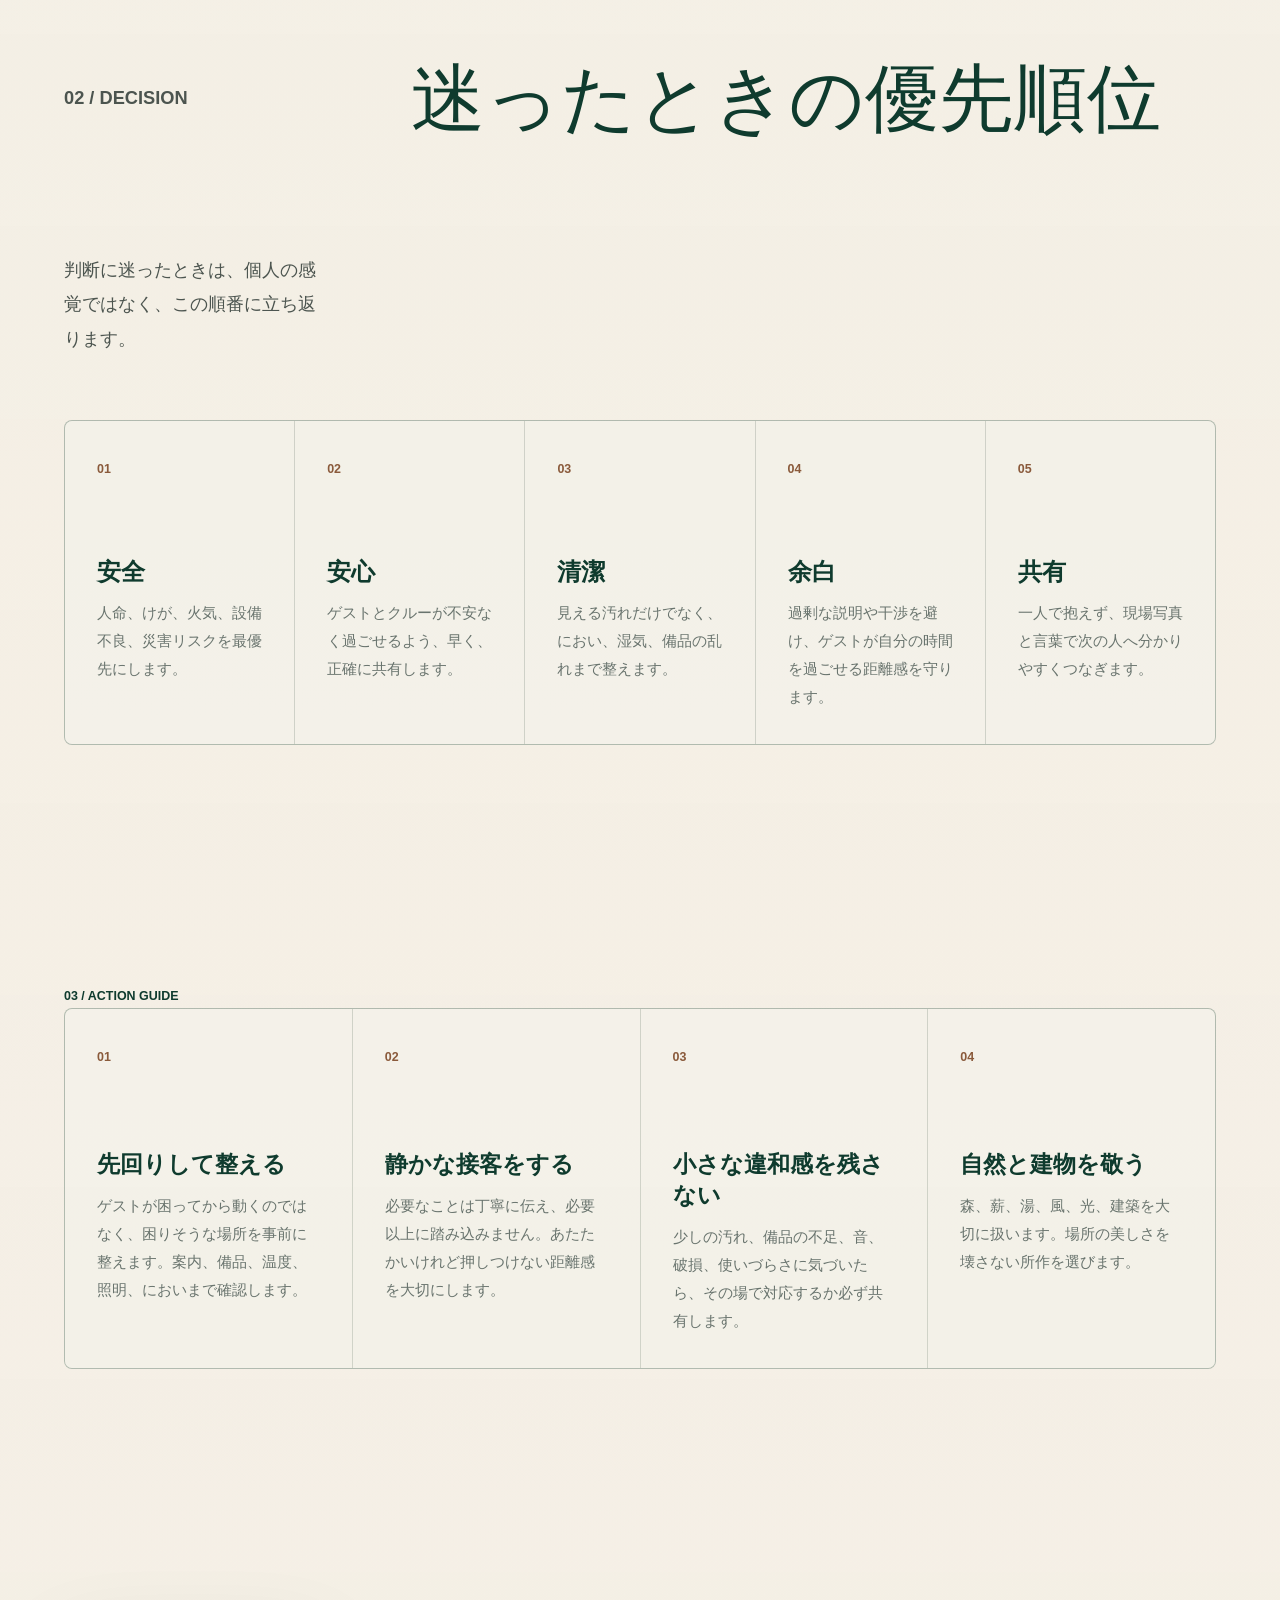
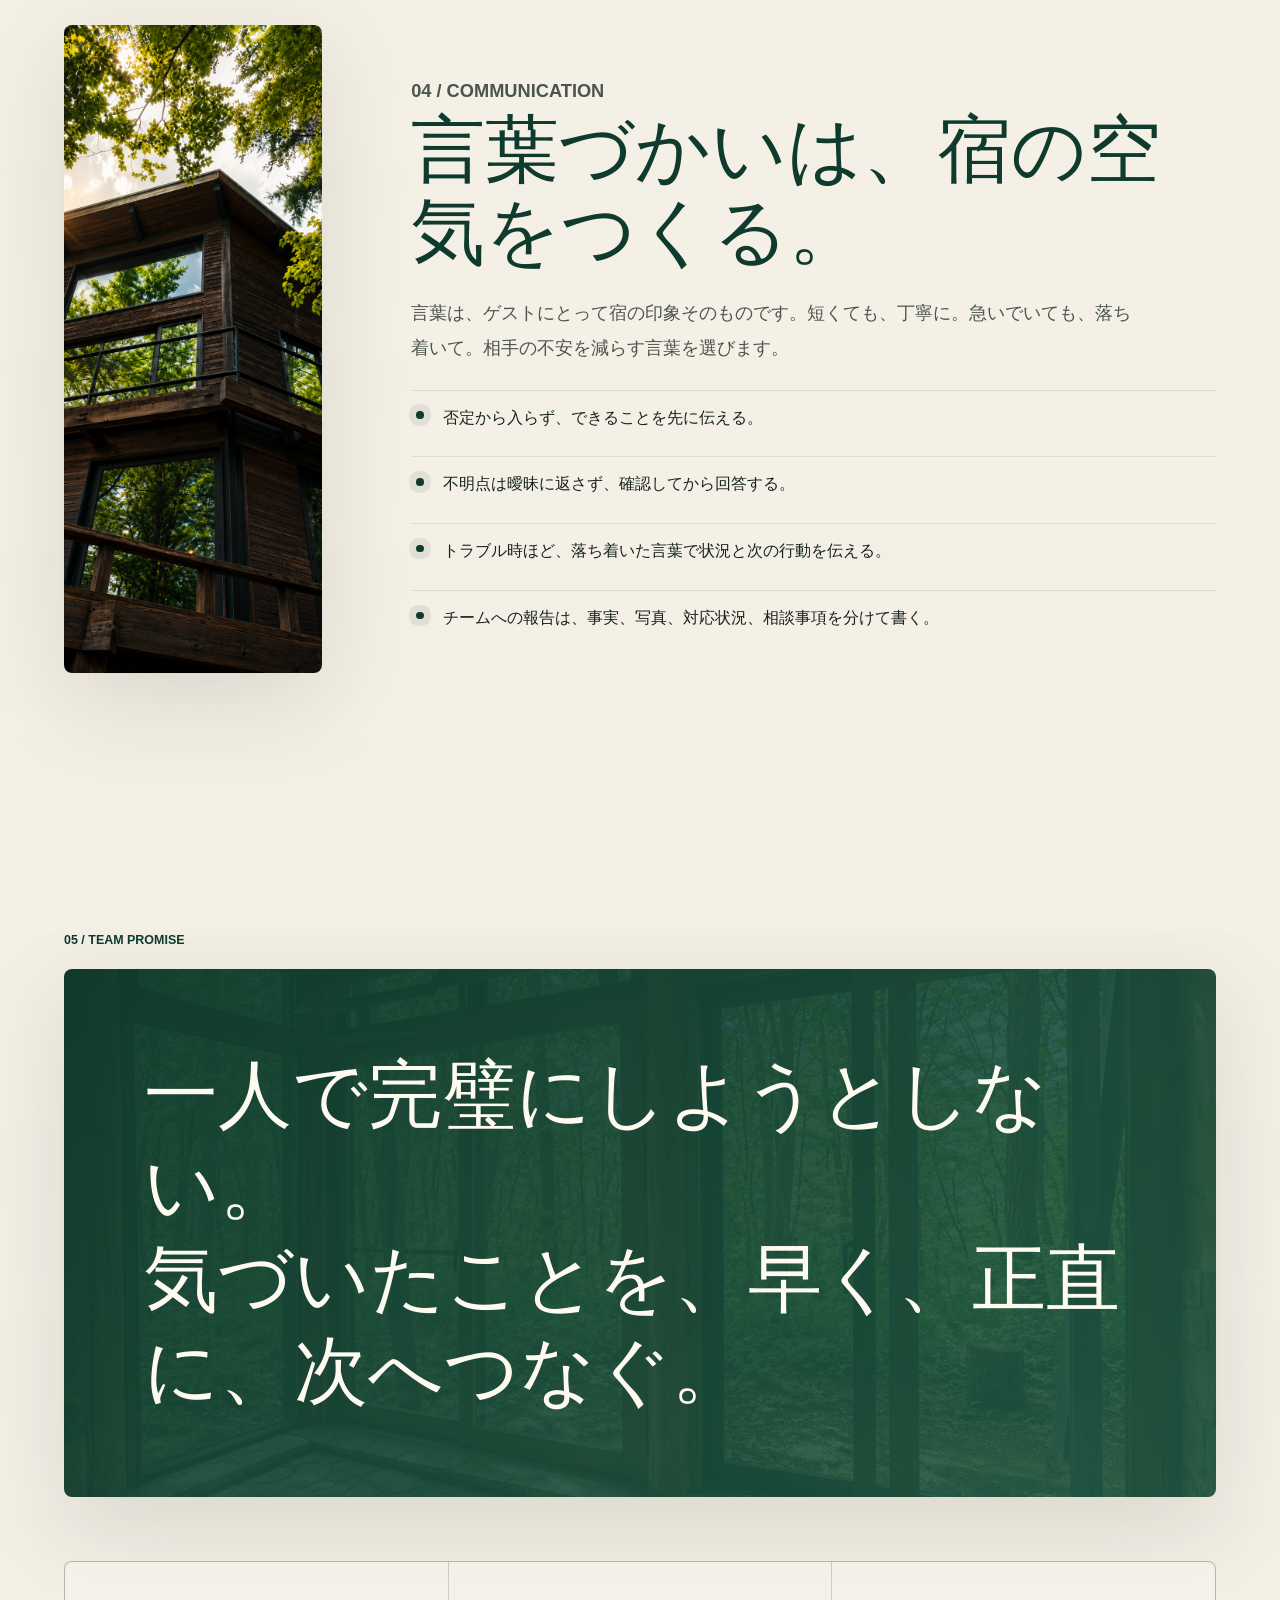
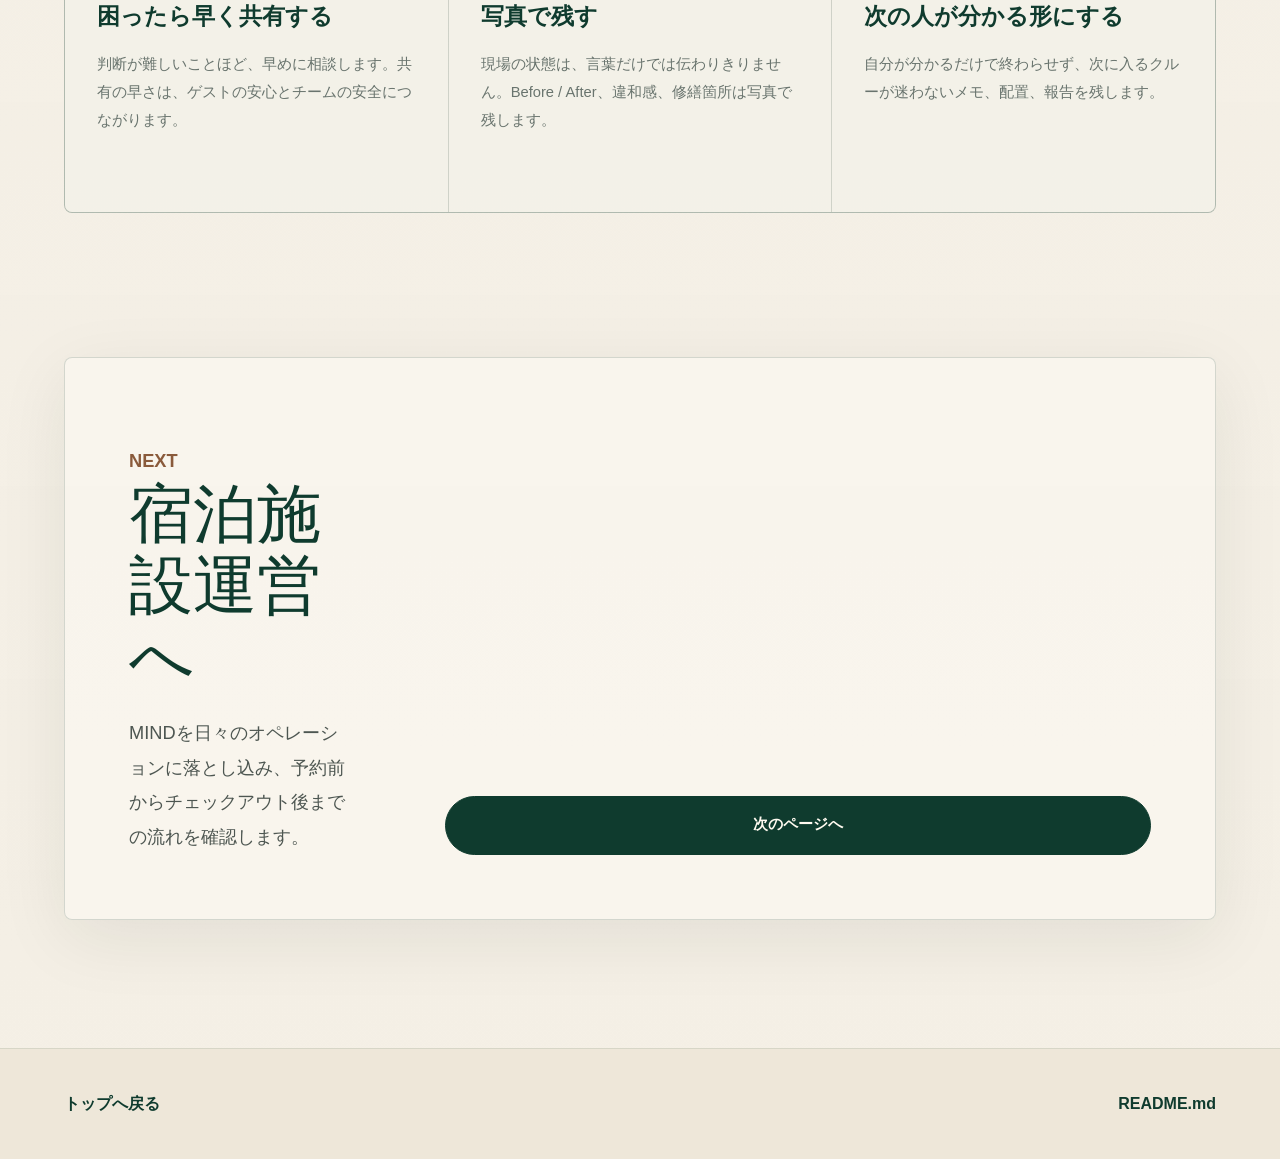
<file: mind.html>
<!doctype html>
<html lang="ja">
<head>
  <meta charset="utf-8">
  <meta name="viewport" content="width=device-width, initial-scale=1">
  <title>ST FAMILIA STAY MIND | Crew Handbook</title>
  <meta name="description" content="ST FAMILIA STAYのクルーが日々の判断で大切にする理念、行動指針、言葉づかい、チームの約束。">
  <link rel="stylesheet" href="style.css">
  <script src="script.js" defer></script>
</head>
<body>
  <header class="site-header">
    <a class="brand" href="index.html">
      <span class="brand-mark">ST</span>
      <span><span class="brand-name">ST FAMILIA STAY</span><span class="brand-subtitle">Crew Handbook</span></span>
    </a>
    <nav class="site-nav" aria-label="主要ページ">
      <a href="about.html">会社について</a>
      <a aria-current="page" href="mind.html">MIND</a>
      <a href="operations.html">宿泊運営</a>
      <a href="cleaning.html">清掃</a>
      <a href="sauna.html">サウナ</a>
      <a href="emergency.html">緊急対応</a>
      <a href="staff.html">スタッフ専用</a>
      <a href="project.html">プロジェクト管理</a>
      <a href="attendance.html">勤怠管理</a>
    </nav>
  </header>

  <main class="mind-page">
    <nav class="breadcrumb mind-breadcrumb" aria-label="パンくず"><a href="index.html">Home</a><span>ST FAMILIA STAY MIND</span></nav>

    <section class="mind-hero" data-reveal>
      <div class="mind-hero-image" aria-hidden="true">
        <img src="assets/images/lava-hallway.png" alt="LAVA HOUSEに差し込む自然光">
      </div>
      <div class="mind-hero-copy">
        <p class="eyebrow">ST FAMILIA STAY MIND</p>
        <h1>迷ったとき、私たちは安心と余白に戻る。</h1>
        <p class="lead">MINDは、クルー全員が同じ方向を向くための判断基準です。接客、清掃、設備確認、緊急対応、チーム共有のすべてに通じる、私たちの基本姿勢をまとめます。</p>
      </div>
    </section>

    <section class="mind-statement" data-reveal>
      <p class="section-index">01 / Core</p>
      <div>
        <h2>宿を整えることは、人の時間を整えること。</h2>
        <p>私たちの仕事は、部屋を用意することだけではありません。ゲストが安心して深呼吸できる状態をつくり、大切な人と過ごす時間が自然に残るよう、空間と言葉と所作を整えることです。</p>
        <p>派手な演出よりも、気づかれないほど自然な心地よさを大切にします。小さな違和感を見逃さず、静けさ、清潔さ、あたたかさを積み重ねます。</p>
      </div>
    </section>

    <section class="mind-priority" data-reveal>
      <div class="mind-priority-heading">
        <p class="section-index">02 / Decision</p>
        <h2>迷ったときの優先順位</h2>
        <p>判断に迷ったときは、個人の感覚ではなく、この順番に立ち返ります。</p>
      </div>
      <ol class="priority-list">
        <li>
          <span>01</span>
          <strong>安全</strong>
          <p>人命、けが、火気、設備不良、災害リスクを最優先にします。</p>
        </li>
        <li>
          <span>02</span>
          <strong>安心</strong>
          <p>ゲストとクルーが不安なく過ごせるよう、早く、正確に共有します。</p>
        </li>
        <li>
          <span>03</span>
          <strong>清潔</strong>
          <p>見える汚れだけでなく、におい、湿気、備品の乱れまで整えます。</p>
        </li>
        <li>
          <span>04</span>
          <strong>余白</strong>
          <p>過剰な説明や干渉を避け、ゲストが自分の時間を過ごせる距離感を守ります。</p>
        </li>
        <li>
          <span>05</span>
          <strong>共有</strong>
          <p>一人で抱えず、現場写真と言葉で次の人へ分かりやすくつなぎます。</p>
        </li>
      </ol>
    </section>

    <section class="mind-values" data-reveal>
      <p class="section-index">03 / Action Guide</p>
      <div class="mind-value-grid">
        <article>
          <span>01</span>
          <h3>先回りして整える</h3>
          <p>ゲストが困ってから動くのではなく、困りそうな場所を事前に整えます。案内、備品、温度、照明、においまで確認します。</p>
        </article>
        <article>
          <span>02</span>
          <h3>静かな接客をする</h3>
          <p>必要なことは丁寧に伝え、必要以上に踏み込みません。あたたかいけれど押しつけない距離感を大切にします。</p>
        </article>
        <article>
          <span>03</span>
          <h3>小さな違和感を残さない</h3>
          <p>少しの汚れ、備品の不足、音、破損、使いづらさに気づいたら、その場で対応するか必ず共有します。</p>
        </article>
        <article>
          <span>04</span>
          <h3>自然と建物を敬う</h3>
          <p>森、薪、湯、風、光、建築を大切に扱います。場所の美しさを壊さない所作を選びます。</p>
        </article>
      </div>
    </section>

    <section class="language-section" data-reveal>
      <figure>
        <img src="assets/images/pikoa-exterior.png" alt="PIKOA HOUSEの外観と森の木漏れ日">
      </figure>
      <div class="language-copy">
        <p class="section-index">04 / Communication</p>
        <h2>言葉づかいは、宿の空気をつくる。</h2>
        <p>言葉は、ゲストにとって宿の印象そのものです。短くても、丁寧に。急いでいても、落ち着いて。相手の不安を減らす言葉を選びます。</p>
        <ul class="check-list">
          <li>否定から入らず、できることを先に伝える。</li>
          <li>不明点は曖昧に返さず、確認してから回答する。</li>
          <li>トラブル時ほど、落ち着いた言葉で状況と次の行動を伝える。</li>
          <li>チームへの報告は、事実、写真、対応状況、相談事項を分けて書く。</li>
        </ul>
      </div>
    </section>

    <section class="mind-promise" data-reveal>
      <p class="section-index">05 / Team Promise</p>
      <blockquote>
        <span>一人で完璧にしようとしない。</span>
        <span>気づいたことを、早く、正直に、次へつなぐ。</span>
      </blockquote>
      <div class="promise-grid">
        <article>
          <h3>困ったら早く共有する</h3>
          <p>判断が難しいことほど、早めに相談します。共有の早さは、ゲストの安心とチームの安全につながります。</p>
        </article>
        <article>
          <h3>写真で残す</h3>
          <p>現場の状態は、言葉だけでは伝わりきりません。Before / After、違和感、修繕箇所は写真で残します。</p>
        </article>
        <article>
          <h3>次の人が分かる形にする</h3>
          <p>自分が分かるだけで終わらせず、次に入るクルーが迷わないメモ、配置、報告を残します。</p>
        </article>
      </div>
    </section>

    <section class="mind-next-section" data-reveal>
      <div>
        <p class="eyebrow">Next</p>
        <h2>宿泊施設運営へ</h2>
        <p>MINDを日々のオペレーションに落とし込み、予約前からチェックアウト後までの流れを確認します。</p>
      </div>
      <a class="next-button" href="operations.html">次のページへ</a>
    </section>
  </main>

  <footer class="site-footer">
    <a href="index.html">トップへ戻る</a>
    <a href="README.md">README.md</a>
  </footer>
</body>
</html>
</file>
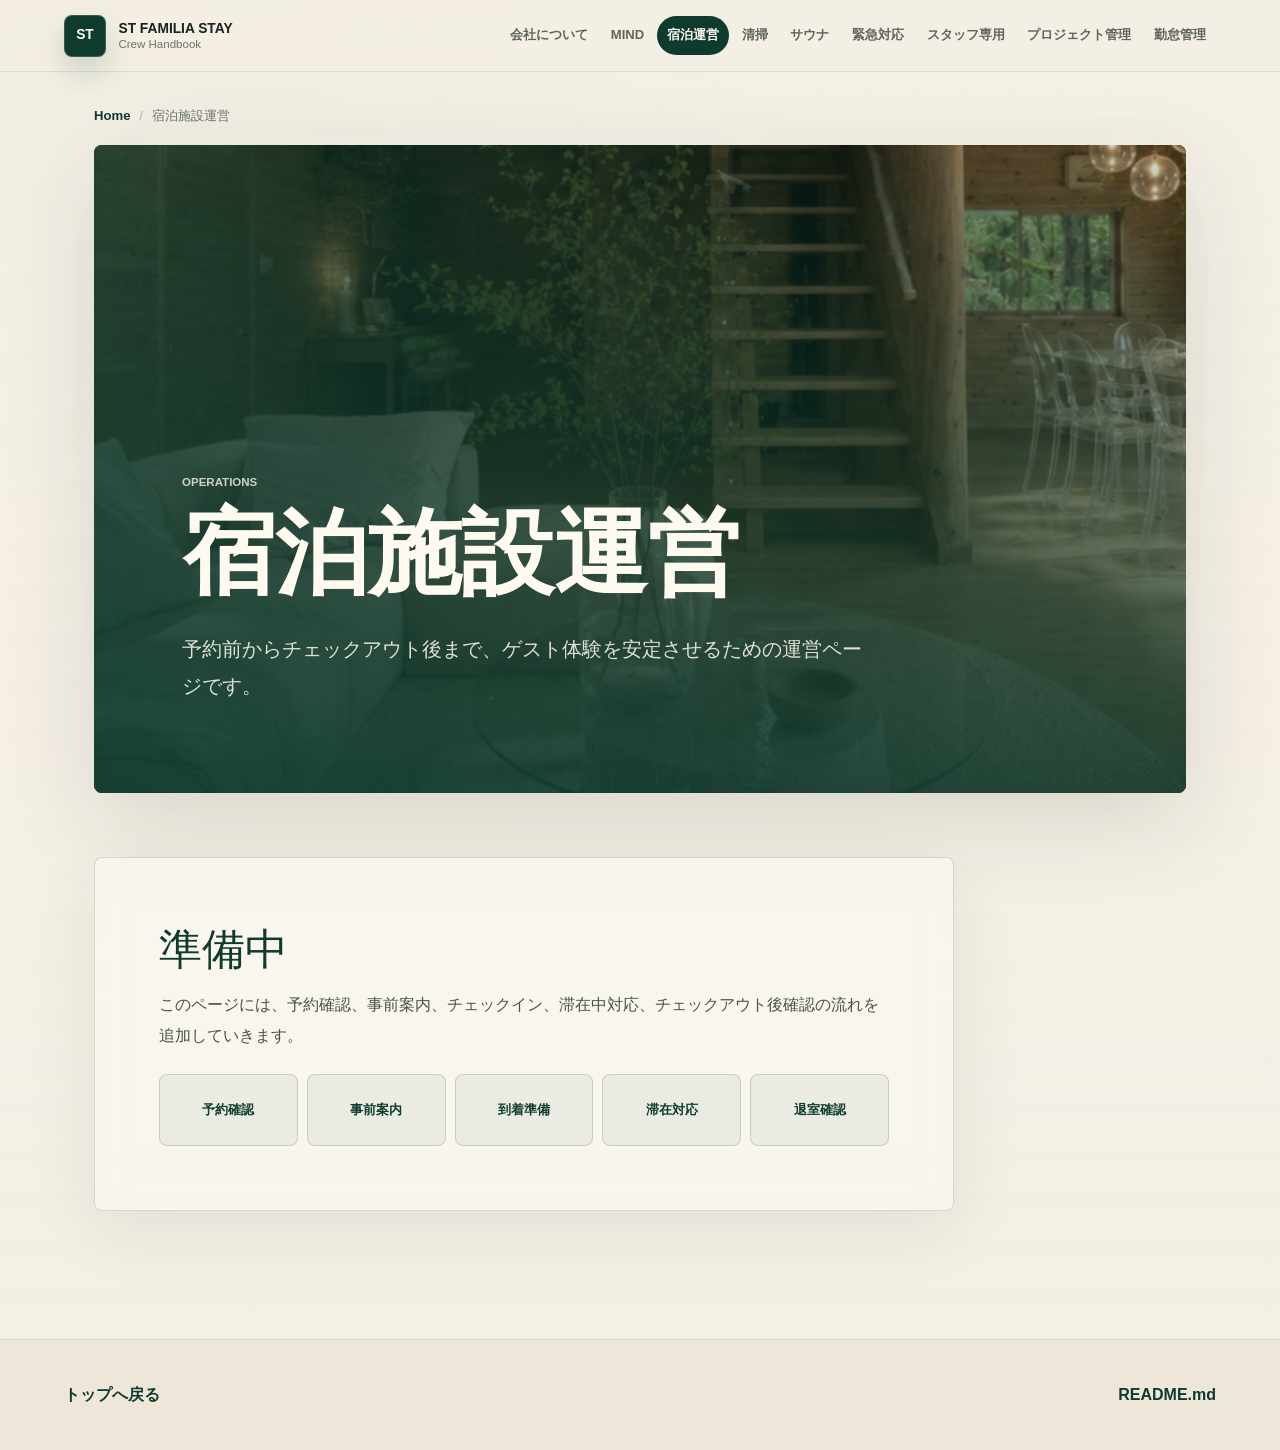
<file: operations.html>
<!doctype html>
<html lang="ja">
<head>
  <meta charset="utf-8">
  <meta name="viewport" content="width=device-width, initial-scale=1">
  <title>宿泊施設運営 | ST FAMILIA STAY</title>
  <link rel="stylesheet" href="style.css">
  <script src="script.js" defer></script>
</head>
<body>
  <header class="site-header">
    <a class="brand" href="index.html"><span class="brand-mark">ST</span><span><span class="brand-name">ST FAMILIA STAY</span><span class="brand-subtitle">Crew Handbook</span></span></a>
    <nav class="site-nav" aria-label="主要ページ">
      <a href="about.html">会社について</a><a href="mind.html">MIND</a><a aria-current="page" href="operations.html">宿泊運営</a><a href="cleaning.html">清掃</a><a href="sauna.html">サウナ</a><a href="emergency.html">緊急対応</a><a href="staff.html">スタッフ専用</a><a href="project.html">プロジェクト管理</a><a href="attendance.html">勤怠管理</a>
    </nav>
  </header>
  <main class="page">
    <nav class="breadcrumb" aria-label="パンくず"><a href="index.html">Home</a><span>宿泊施設運営</span></nav>
    <section class="page-hero" style="--page-image: url('assets/images/lava-lounge.jpg')" data-reveal>
      <p class="eyebrow">Operations</p>
      <h1>宿泊施設運営</h1>
      <p class="lead">予約前からチェックアウト後まで、ゲスト体験を安定させるための運営ページです。</p>
    </section>
    <article class="article narrow" data-reveal>
      <h2>準備中</h2>
      <p>このページには、予約確認、事前案内、チェックイン、滞在中対応、チェックアウト後確認の流れを追加していきます。</p>
      <div class="process">
        <span>予約確認</span><span>事前案内</span><span>到着準備</span><span>滞在対応</span><span>退室確認</span>
      </div>
    </article>
  </main>
  <footer class="site-footer"><a href="index.html">トップへ戻る</a><a href="README.md">README.md</a></footer>
</body>
</html>
</file>
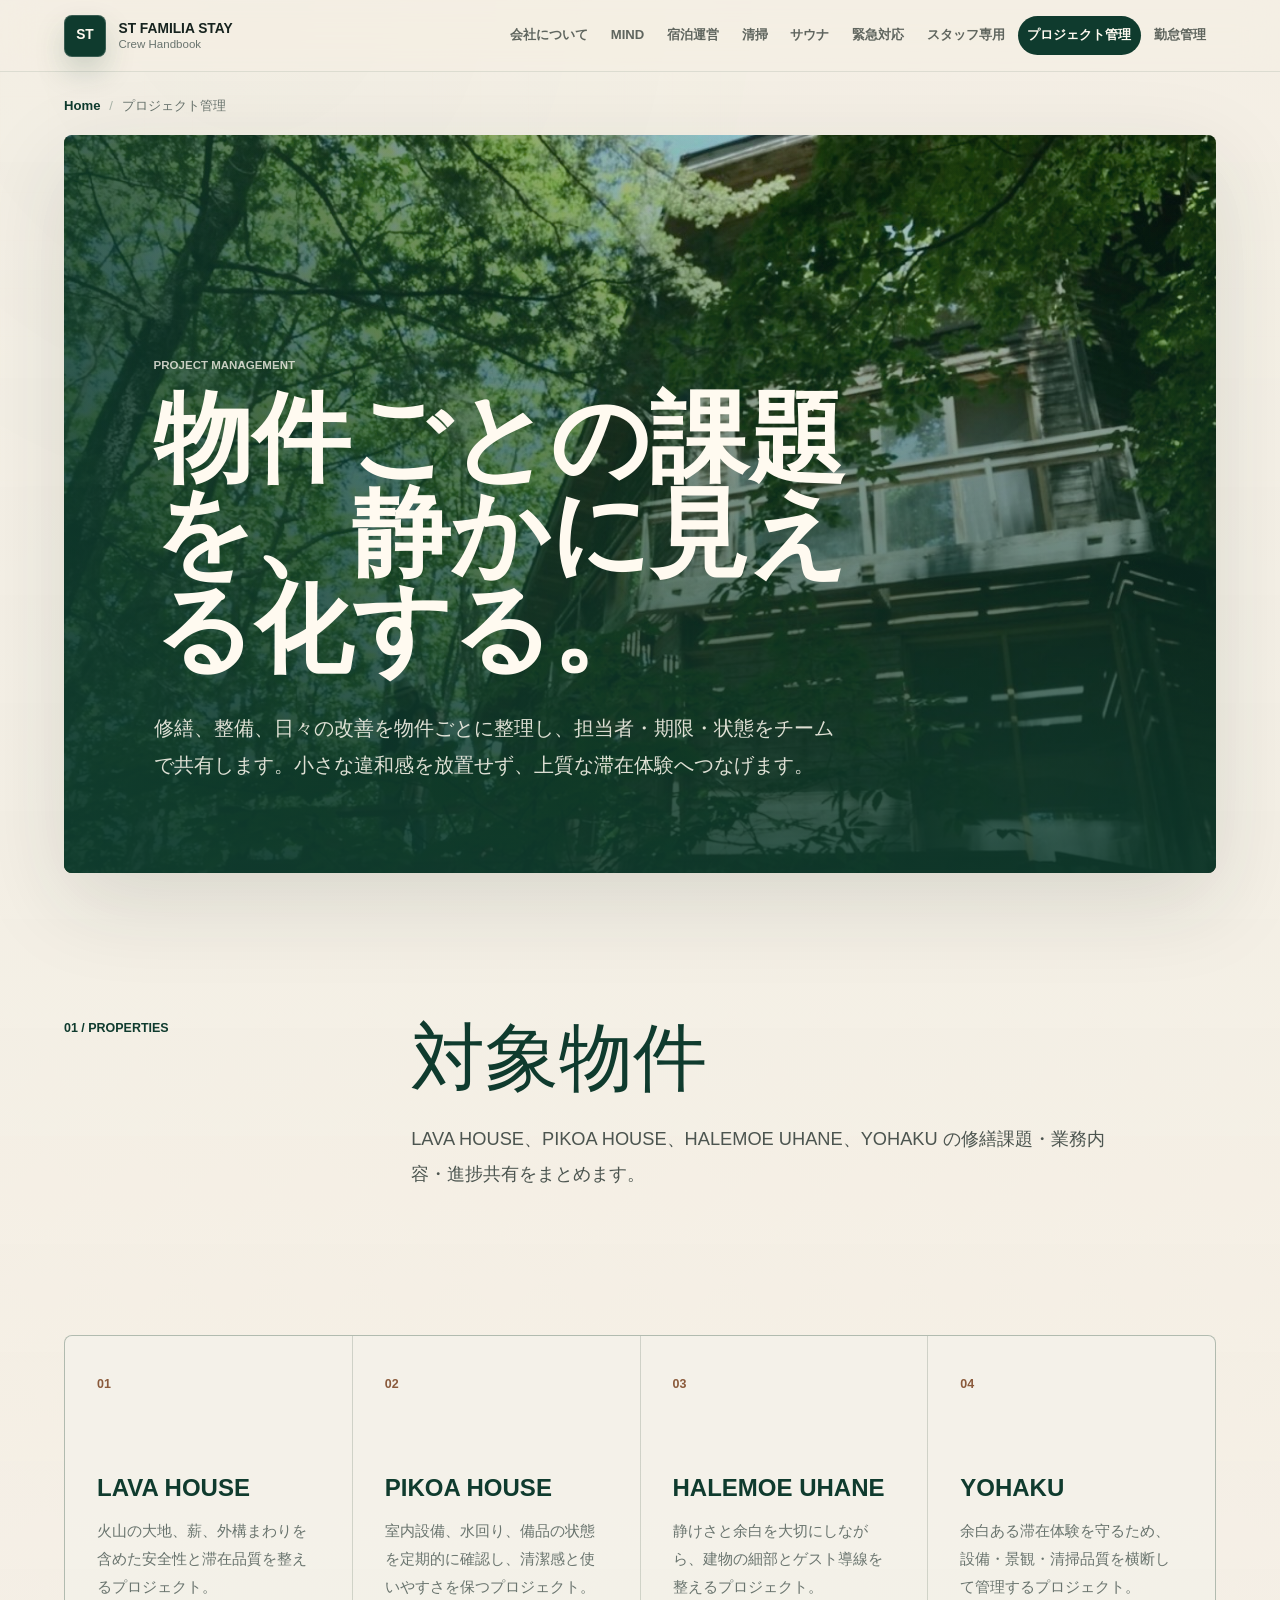
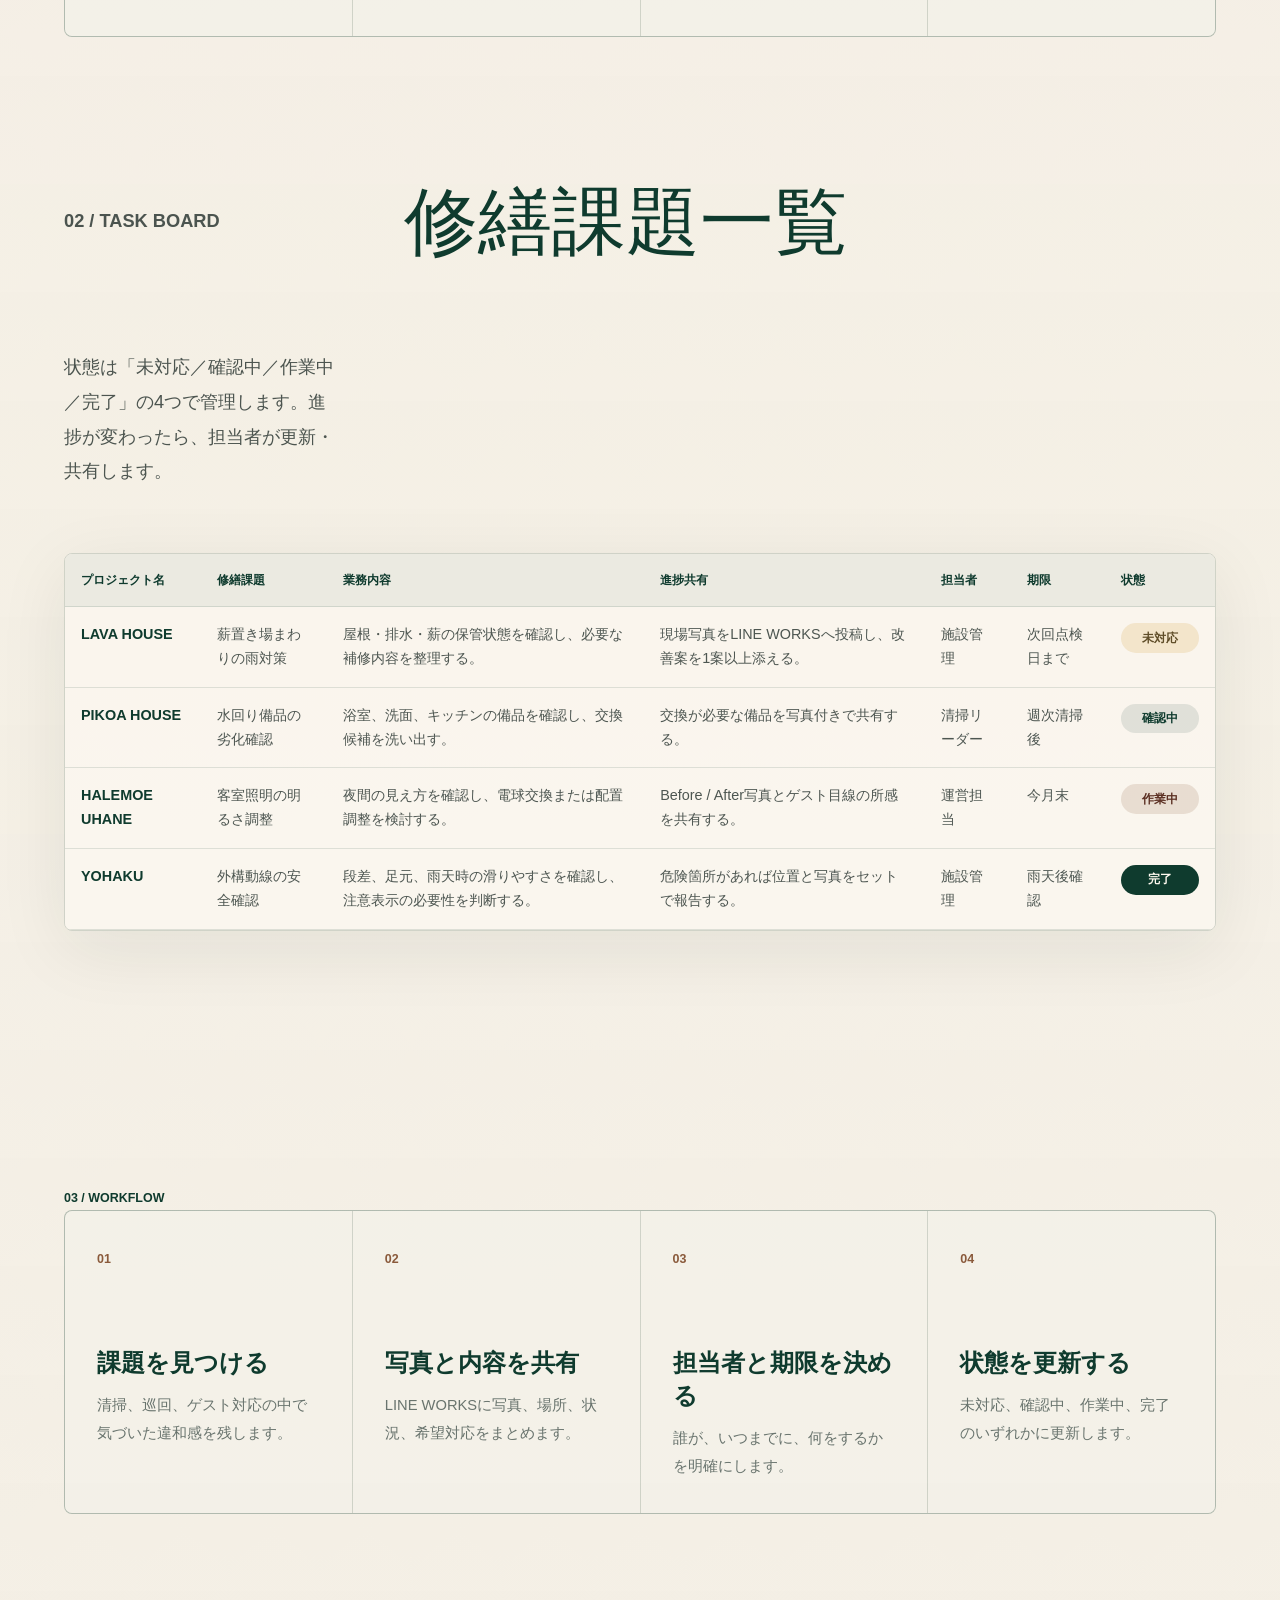
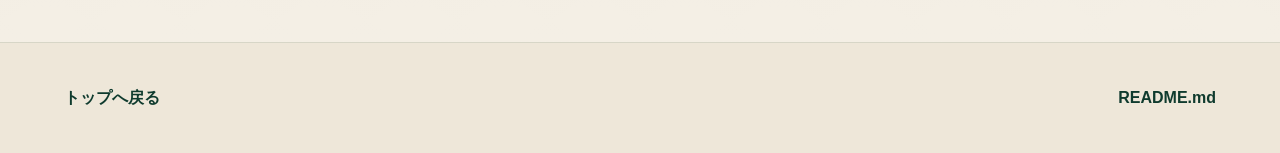
<file: project.html>
<!doctype html>
<html lang="ja">
<head>
  <meta charset="utf-8">
  <meta name="viewport" content="width=device-width, initial-scale=1">
  <title>プロジェクト管理 | ST FAMILIA STAY</title>
  <meta name="description" content="ST FAMILIA STAYの物件別プロジェクト、修繕課題、担当者、期限、進捗状態を共有するページ。">
  <link rel="stylesheet" href="style.css">
  <script src="script.js" defer></script>
</head>
<body>
  <header class="site-header">
    <a class="brand" href="index.html">
      <span class="brand-mark">ST</span>
      <span><span class="brand-name">ST FAMILIA STAY</span><span class="brand-subtitle">Crew Handbook</span></span>
    </a>
    <nav class="site-nav" aria-label="主要ページ">
      <a href="about.html">会社について</a>
      <a href="mind.html">MIND</a>
      <a href="operations.html">宿泊運営</a>
      <a href="cleaning.html">清掃</a>
      <a href="sauna.html">サウナ</a>
      <a href="emergency.html">緊急対応</a>
      <a href="staff.html">スタッフ専用</a>
      <a aria-current="page" href="project.html">プロジェクト管理</a>
      <a href="attendance.html">勤怠管理</a>
    </nav>
  </header>

  <main class="project-page">
    <nav class="breadcrumb project-breadcrumb" aria-label="パンくず"><a href="index.html">Home</a><span>プロジェクト管理</span></nav>

    <section class="project-hero" data-reveal>
      <div class="project-hero-image" aria-hidden="true">
        <img src="assets/images/lava-forest-exterior.jpg" alt="森に囲まれたLAVA HOUSEの外観">
      </div>
      <div class="project-hero-copy">
        <p class="eyebrow">Project Management</p>
        <h1>物件ごとの課題を、静かに見える化する。</h1>
        <p class="lead">修繕、整備、日々の改善を物件ごとに整理し、担当者・期限・状態をチームで共有します。小さな違和感を放置せず、上質な滞在体験へつなげます。</p>
      </div>
    </section>

    <section class="project-overview" data-reveal>
      <p class="section-index">01 / Properties</p>
      <div>
        <h2>対象物件</h2>
        <p>LAVA HOUSE、PIKOA HOUSE、HALEMOE UHANE、YOHAKU の修繕課題・業務内容・進捗共有をまとめます。</p>
      </div>
    </section>

    <section class="property-grid" aria-label="物件別プロジェクト一覧" data-reveal>
      <article class="property-card lava">
        <span>01</span>
        <h2>LAVA HOUSE</h2>
        <p>火山の大地、薪、外構まわりを含めた安全性と滞在品質を整えるプロジェクト。</p>
      </article>
      <article class="property-card pikoa">
        <span>02</span>
        <h2>PIKOA HOUSE</h2>
        <p>室内設備、水回り、備品の状態を定期的に確認し、清潔感と使いやすさを保つプロジェクト。</p>
      </article>
      <article class="property-card halemoe">
        <span>03</span>
        <h2>HALEMOE UHANE</h2>
        <p>静けさと余白を大切にしながら、建物の細部とゲスト導線を整えるプロジェクト。</p>
      </article>
      <article class="property-card yohaku">
        <span>04</span>
        <h2>YOHAKU</h2>
        <p>余白ある滞在体験を守るため、設備・景観・清掃品質を横断して管理するプロジェクト。</p>
      </article>
    </section>

    <section class="project-board-section" data-reveal>
      <div class="project-board-heading">
        <p class="section-index">02 / Task Board</p>
        <h2>修繕課題一覧</h2>
        <p>状態は「未対応／確認中／作業中／完了」の4つで管理します。進捗が変わったら、担当者が更新・共有します。</p>
      </div>

      <div class="project-table-wrap">
        <table class="project-table">
          <thead>
            <tr>
              <th>プロジェクト名</th>
              <th>修繕課題</th>
              <th>業務内容</th>
              <th>進捗共有</th>
              <th>担当者</th>
              <th>期限</th>
              <th>状態</th>
            </tr>
          </thead>
          <tbody>
            <tr>
              <td data-label="プロジェクト名">LAVA HOUSE</td>
              <td data-label="修繕課題">薪置き場まわりの雨対策</td>
              <td data-label="業務内容">屋根・排水・薪の保管状態を確認し、必要な補修内容を整理する。</td>
              <td data-label="進捗共有">現場写真をLINE WORKSへ投稿し、改善案を1案以上添える。</td>
              <td data-label="担当者">施設管理</td>
              <td data-label="期限">次回点検日まで</td>
              <td data-label="状態"><span class="status todo">未対応</span></td>
            </tr>
            <tr>
              <td data-label="プロジェクト名">PIKOA HOUSE</td>
              <td data-label="修繕課題">水回り備品の劣化確認</td>
              <td data-label="業務内容">浴室、洗面、キッチンの備品を確認し、交換候補を洗い出す。</td>
              <td data-label="進捗共有">交換が必要な備品を写真付きで共有する。</td>
              <td data-label="担当者">清掃リーダー</td>
              <td data-label="期限">週次清掃後</td>
              <td data-label="状態"><span class="status checking">確認中</span></td>
            </tr>
            <tr>
              <td data-label="プロジェクト名">HALEMOE UHANE</td>
              <td data-label="修繕課題">客室照明の明るさ調整</td>
              <td data-label="業務内容">夜間の見え方を確認し、電球交換または配置調整を検討する。</td>
              <td data-label="進捗共有">Before / After写真とゲスト目線の所感を共有する。</td>
              <td data-label="担当者">運営担当</td>
              <td data-label="期限">今月末</td>
              <td data-label="状態"><span class="status doing">作業中</span></td>
            </tr>
            <tr>
              <td data-label="プロジェクト名">YOHAKU</td>
              <td data-label="修繕課題">外構動線の安全確認</td>
              <td data-label="業務内容">段差、足元、雨天時の滑りやすさを確認し、注意表示の必要性を判断する。</td>
              <td data-label="進捗共有">危険箇所があれば位置と写真をセットで報告する。</td>
              <td data-label="担当者">施設管理</td>
              <td data-label="期限">雨天後確認</td>
              <td data-label="状態"><span class="status done">完了</span></td>
            </tr>
          </tbody>
        </table>
      </div>
    </section>

    <section class="workflow-section" data-reveal>
      <p class="section-index">03 / Workflow</p>
      <div class="workflow-grid">
        <article>
          <span>01</span>
          <h3>課題を見つける</h3>
          <p>清掃、巡回、ゲスト対応の中で気づいた違和感を残します。</p>
        </article>
        <article>
          <span>02</span>
          <h3>写真と内容を共有</h3>
          <p>LINE WORKSに写真、場所、状況、希望対応をまとめます。</p>
        </article>
        <article>
          <span>03</span>
          <h3>担当者と期限を決める</h3>
          <p>誰が、いつまでに、何をするかを明確にします。</p>
        </article>
        <article>
          <span>04</span>
          <h3>状態を更新する</h3>
          <p>未対応、確認中、作業中、完了のいずれかに更新します。</p>
        </article>
      </div>
    </section>
  </main>

  <footer class="site-footer">
    <a href="index.html">トップへ戻る</a>
    <a href="README.md">README.md</a>
  </footer>
</body>
</html>
</file>
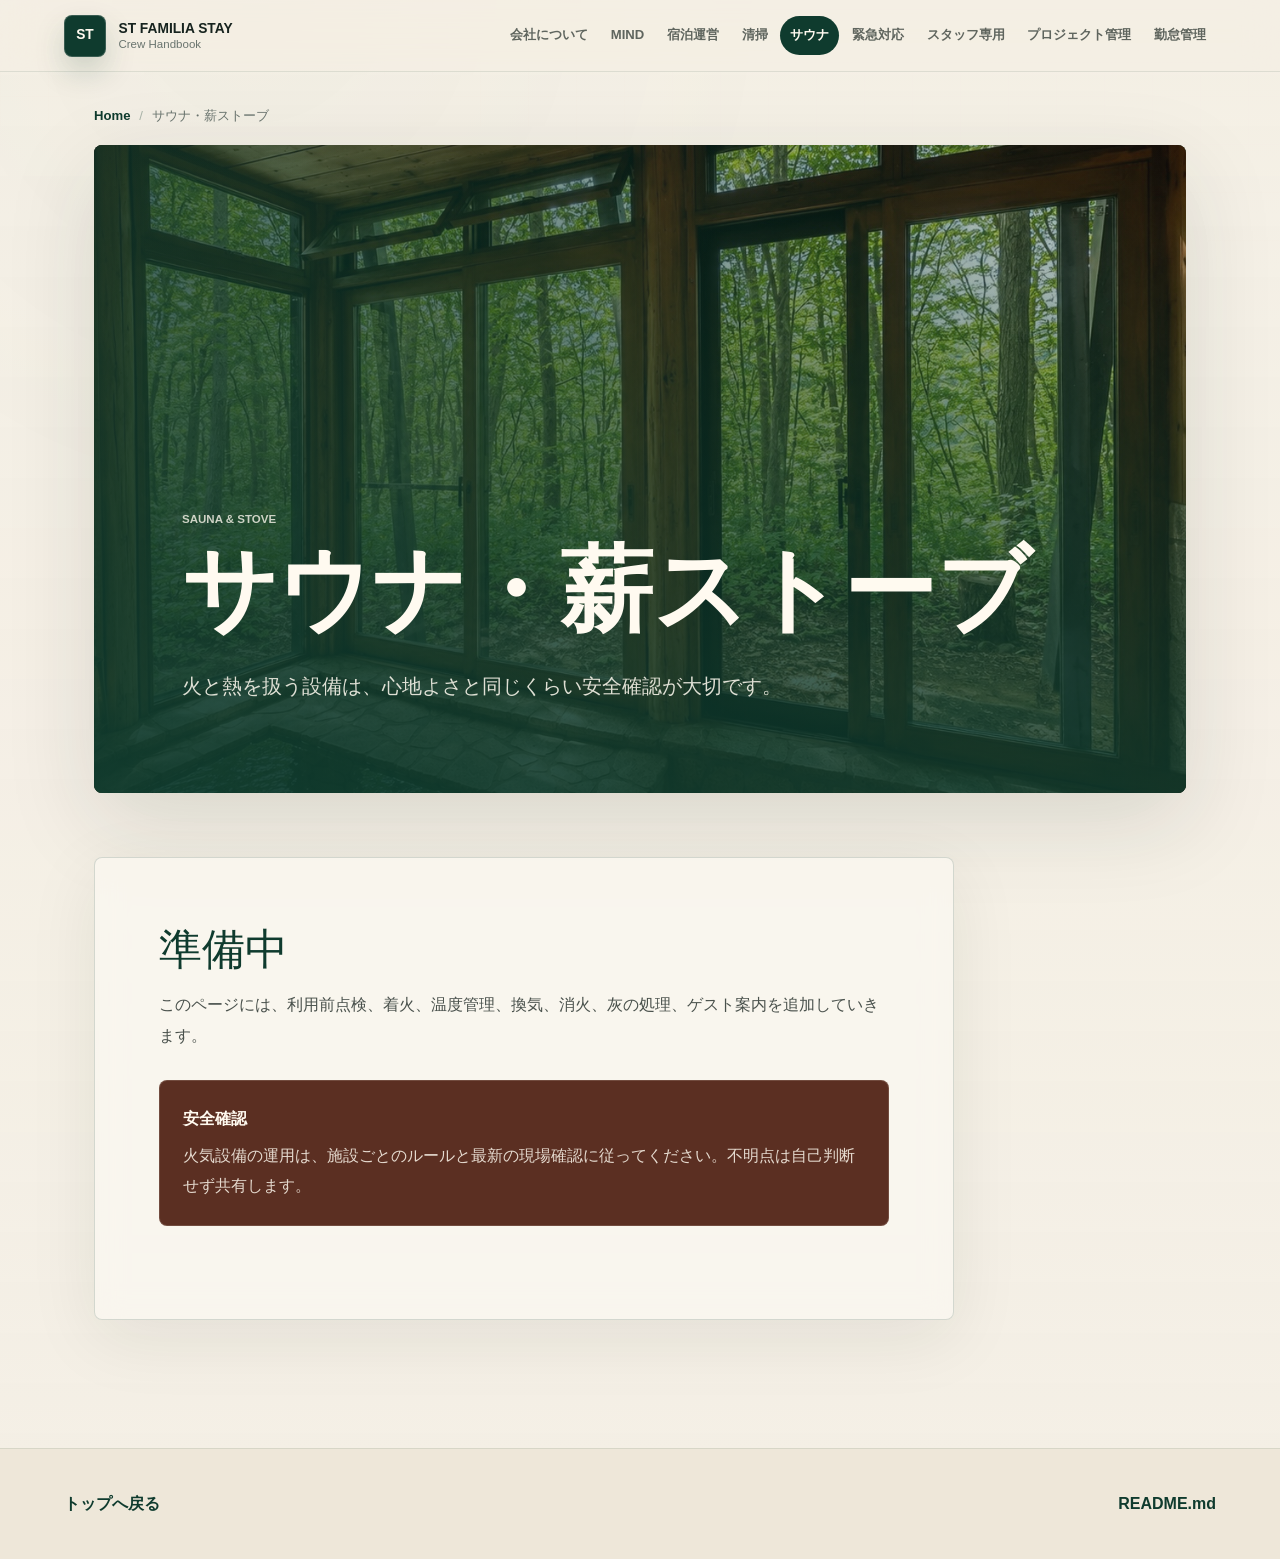
<file: sauna.html>
<!doctype html>
<html lang="ja">
<head>
  <meta charset="utf-8">
  <meta name="viewport" content="width=device-width, initial-scale=1">
  <title>サウナ・薪ストーブ | ST FAMILIA STAY</title>
  <link rel="stylesheet" href="style.css">
  <script src="script.js" defer></script>
</head>
<body>
  <header class="site-header">
    <a class="brand" href="index.html"><span class="brand-mark">ST</span><span><span class="brand-name">ST FAMILIA STAY</span><span class="brand-subtitle">Crew Handbook</span></span></a>
    <nav class="site-nav" aria-label="主要ページ">
      <a href="about.html">会社について</a><a href="mind.html">MIND</a><a href="operations.html">宿泊運営</a><a href="cleaning.html">清掃</a><a aria-current="page" href="sauna.html">サウナ</a><a href="emergency.html">緊急対応</a><a href="staff.html">スタッフ専用</a><a href="project.html">プロジェクト管理</a><a href="attendance.html">勤怠管理</a>
    </nav>
  </header>
  <main class="page">
    <nav class="breadcrumb" aria-label="パンくず"><a href="index.html">Home</a><span>サウナ・薪ストーブ</span></nav>
    <section class="page-hero" style="--page-image: url('assets/images/lava-onsen.jpg')" data-reveal>
      <p class="eyebrow">Sauna & Stove</p>
      <h1>サウナ・薪ストーブ</h1>
      <p class="lead">火と熱を扱う設備は、心地よさと同じくらい安全確認が大切です。</p>
    </section>
    <article class="article narrow" data-reveal>
      <h2>準備中</h2>
      <p>このページには、利用前点検、着火、温度管理、換気、消火、灰の処理、ゲスト案内を追加していきます。</p>
      <div class="note warning">
        <strong>安全確認</strong>
        <p>火気設備の運用は、施設ごとのルールと最新の現場確認に従ってください。不明点は自己判断せず共有します。</p>
      </div>
    </article>
  </main>
  <footer class="site-footer"><a href="index.html">トップへ戻る</a><a href="README.md">README.md</a></footer>
</body>
</html>
</file>
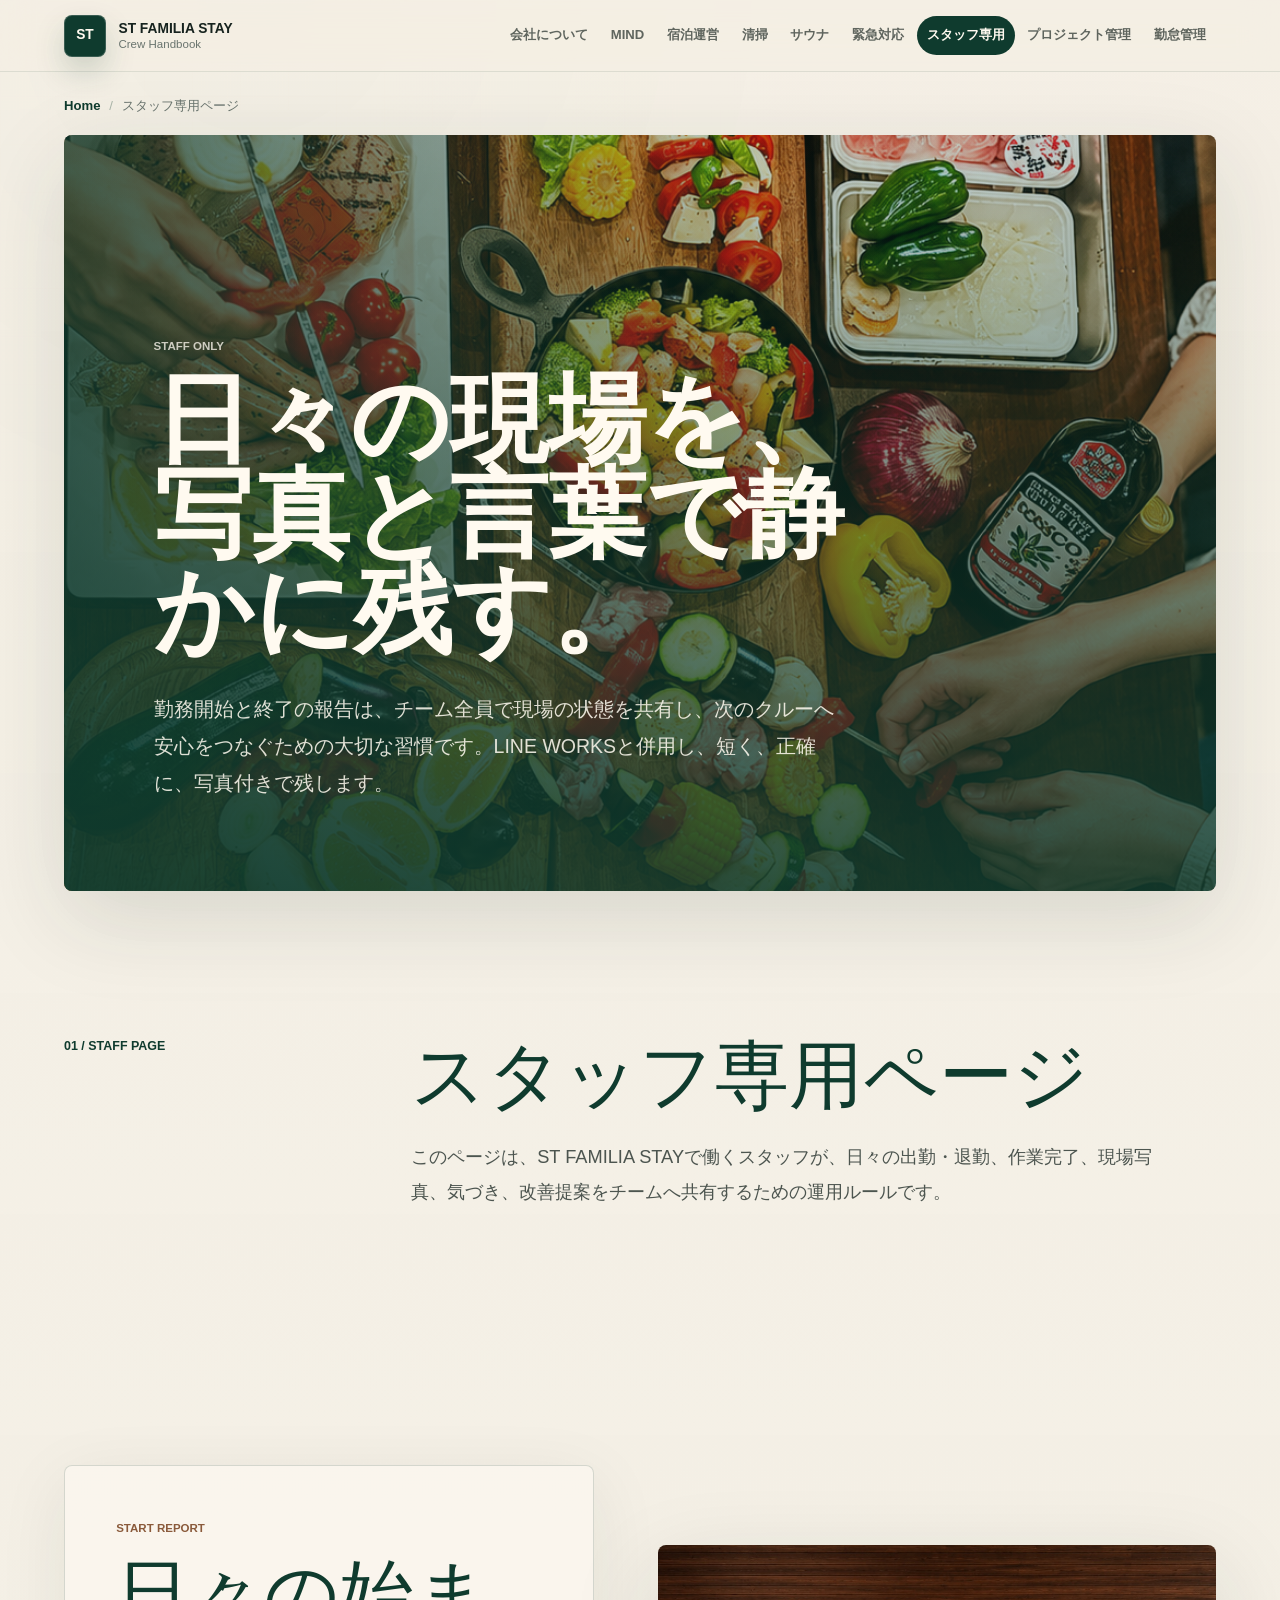
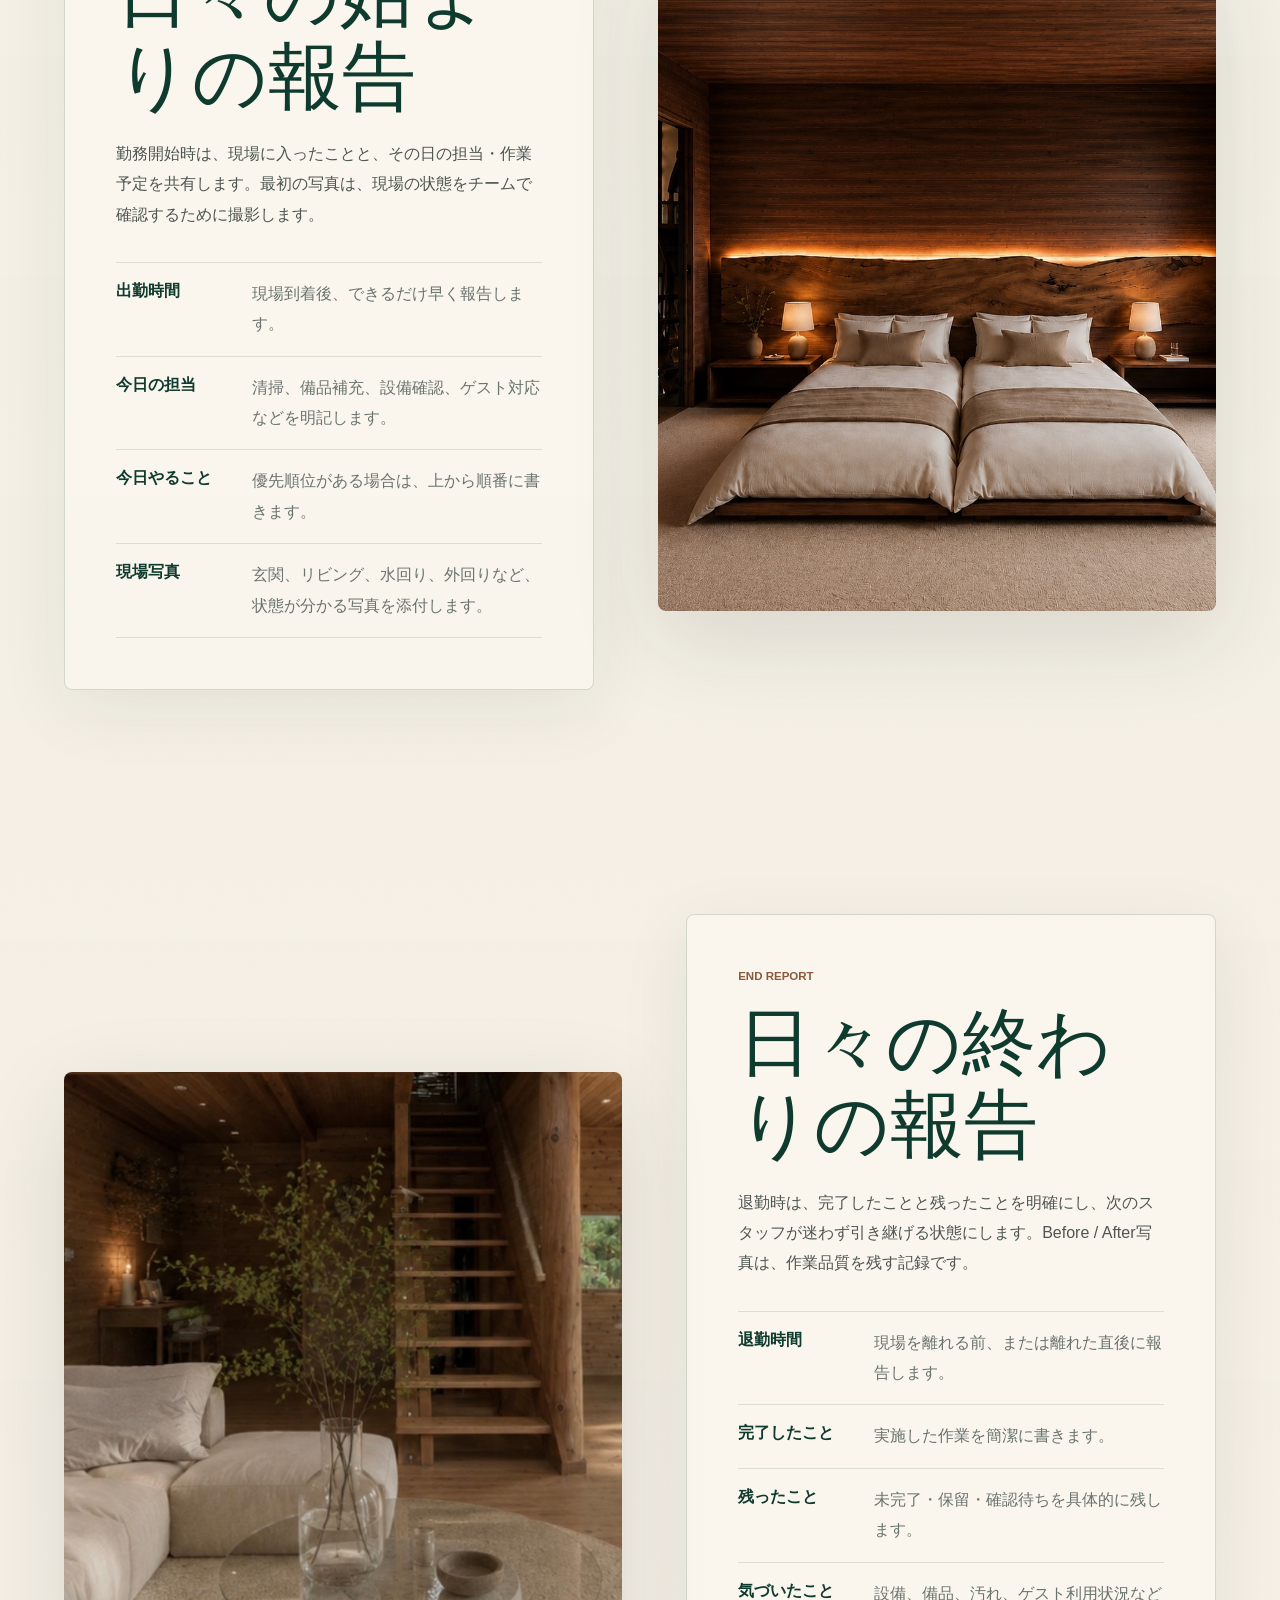
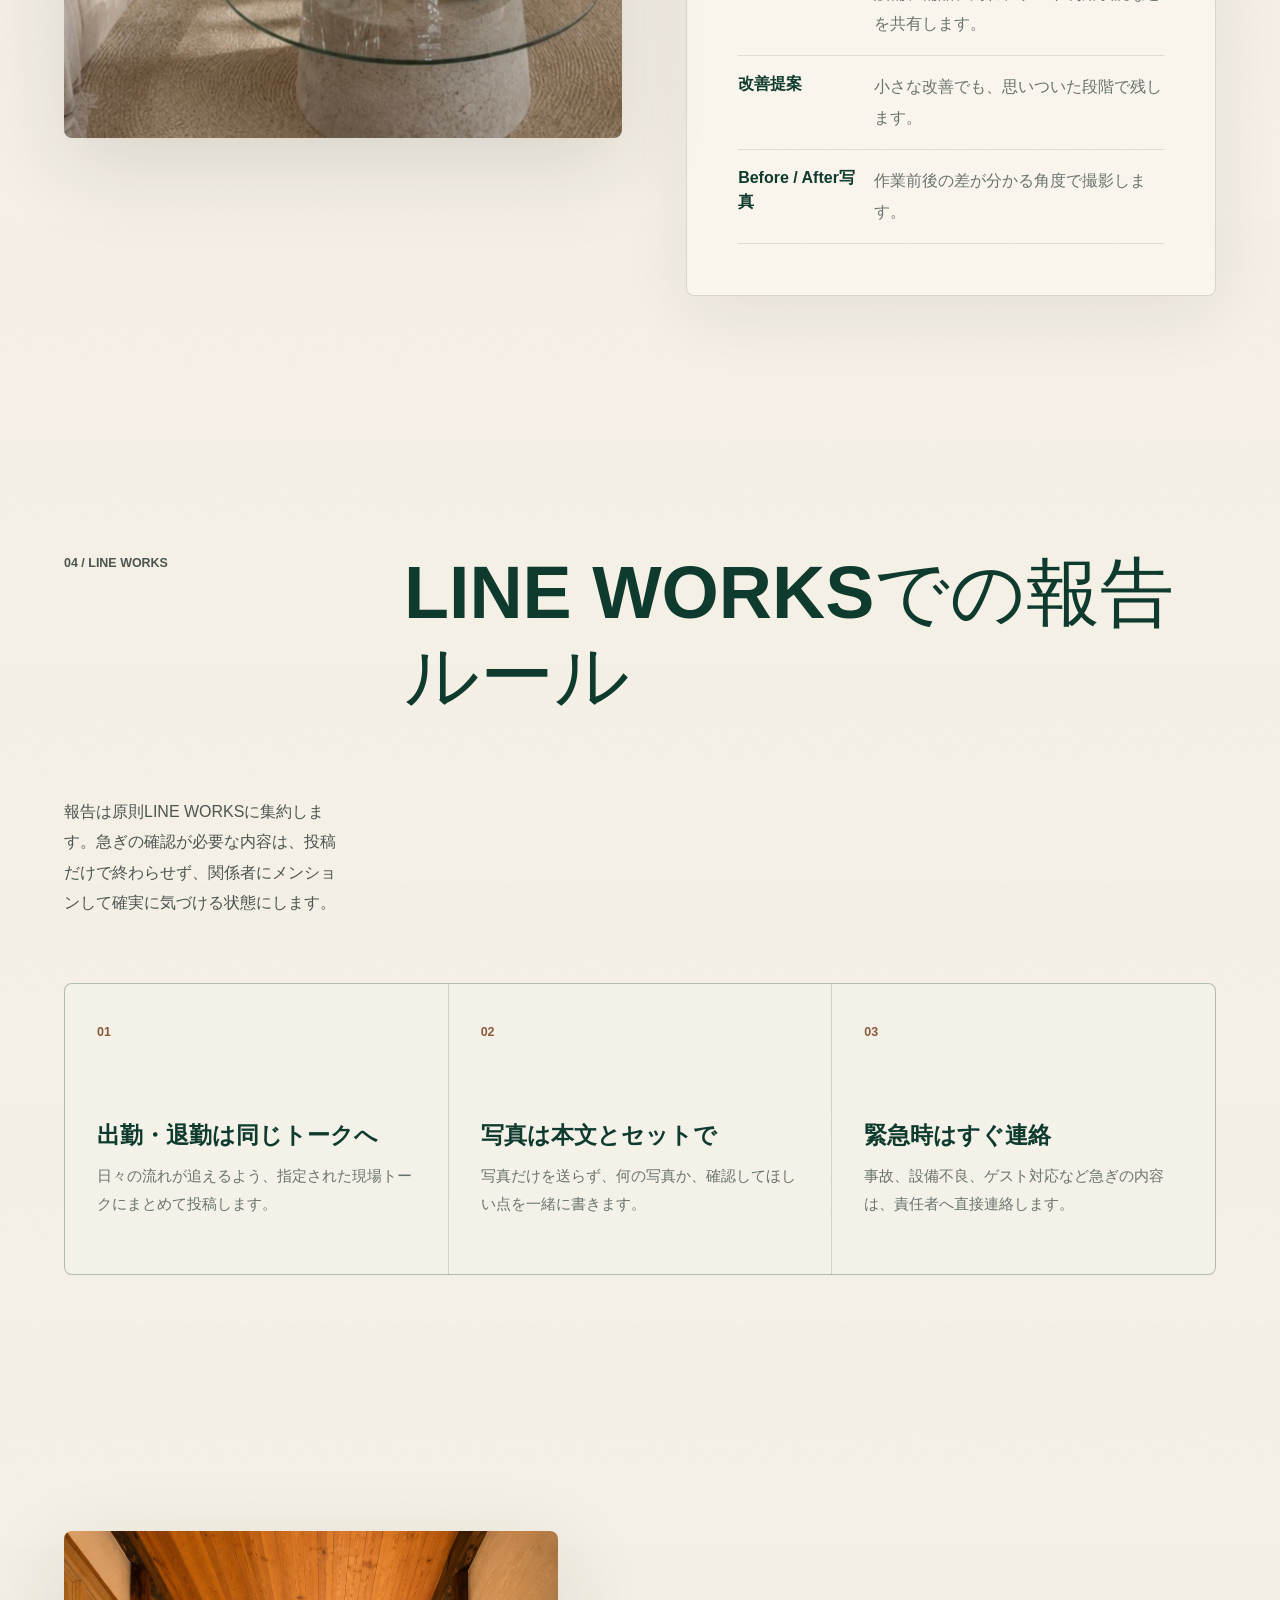
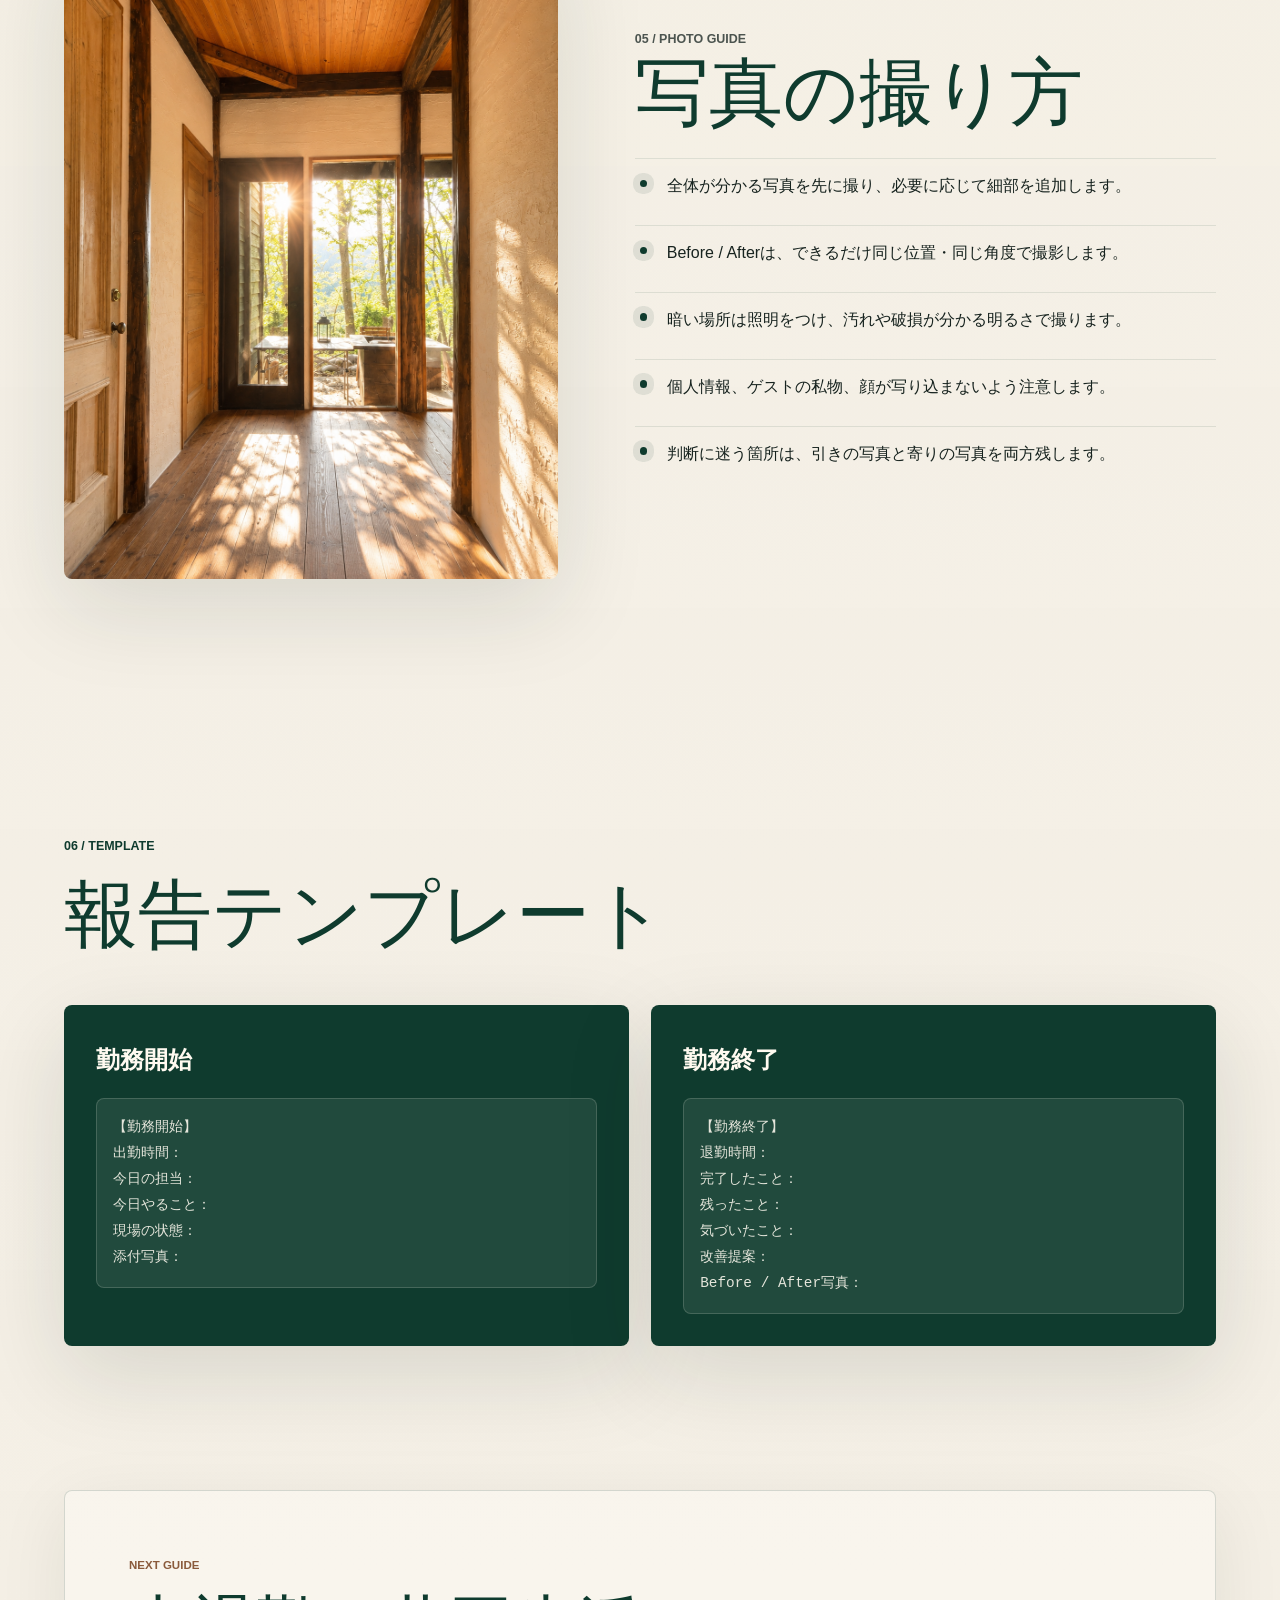
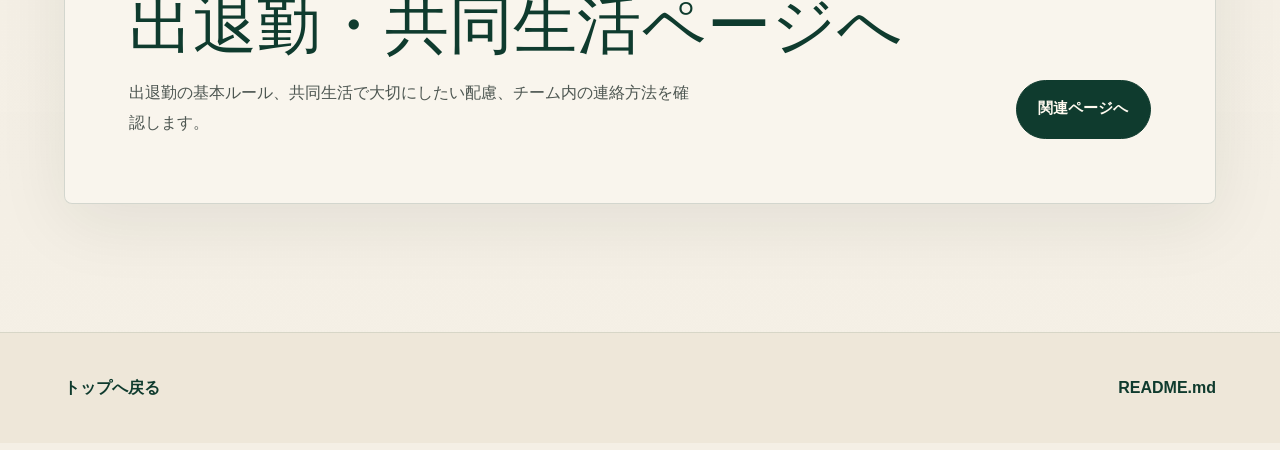
<file: staff.html>
<!doctype html>
<html lang="ja">
<head>
  <meta charset="utf-8">
  <meta name="viewport" content="width=device-width, initial-scale=1">
  <title>スタッフ専用ページ | ST FAMILIA STAY</title>
  <meta name="description" content="ST FAMILIA STAYスタッフ向けの日々の勤務開始・終了報告、LINE WORKS運用、写真報告ルール。">
  <link rel="stylesheet" href="style.css">
  <script src="script.js" defer></script>
</head>
<body>
  <header class="site-header">
    <a class="brand" href="index.html">
      <span class="brand-mark">ST</span>
      <span><span class="brand-name">ST FAMILIA STAY</span><span class="brand-subtitle">Crew Handbook</span></span>
    </a>
    <nav class="site-nav" aria-label="主要ページ">
      <a href="about.html">会社について</a>
      <a href="mind.html">MIND</a>
      <a href="operations.html">宿泊運営</a>
      <a href="cleaning.html">清掃</a>
      <a href="sauna.html">サウナ</a>
      <a href="emergency.html">緊急対応</a>
      <a aria-current="page" href="staff.html">スタッフ専用</a>
      <a href="project.html">プロジェクト管理</a>
      <a href="attendance.html">勤怠管理</a>
    </nav>
  </header>

  <main class="staff-page">
    <nav class="breadcrumb staff-breadcrumb" aria-label="パンくず"><a href="index.html">Home</a><span>スタッフ専用ページ</span></nav>

    <section class="staff-hero" data-reveal>
      <div class="staff-hero-image" aria-hidden="true">
        <img src="assets/images/lava-bbq-prep.png" alt="LAVA HOUSEの食材準備と現場確認">
      </div>
      <div class="staff-hero-copy">
        <p class="eyebrow">Staff Only</p>
        <h1>日々の現場を、写真と言葉で静かに残す。</h1>
        <p class="lead">勤務開始と終了の報告は、チーム全員で現場の状態を共有し、次のクルーへ安心をつなぐための大切な習慣です。LINE WORKSと併用し、短く、正確に、写真付きで残します。</p>
      </div>
    </section>

    <section class="staff-intro" data-reveal>
      <p class="section-index">01 / Staff Page</p>
      <div>
        <h2>スタッフ専用ページ</h2>
        <p>このページは、ST FAMILIA STAYで働くスタッフが、日々の出勤・退勤、作業完了、現場写真、気づき、改善提案をチームへ共有するための運用ルールです。</p>
      </div>
    </section>

    <section class="report-section" data-reveal>
      <article class="report-panel start">
        <p class="eyebrow">Start Report</p>
        <h2>日々の始まりの報告</h2>
        <p>勤務開始時は、現場に入ったことと、その日の担当・作業予定を共有します。最初の写真は、現場の状態をチームで確認するために撮影します。</p>
        <ul class="report-list">
          <li><strong>出勤時間</strong><span>現場到着後、できるだけ早く報告します。</span></li>
          <li><strong>今日の担当</strong><span>清掃、備品補充、設備確認、ゲスト対応などを明記します。</span></li>
          <li><strong>今日やること</strong><span>優先順位がある場合は、上から順番に書きます。</span></li>
          <li><strong>現場写真</strong><span>玄関、リビング、水回り、外回りなど、状態が分かる写真を添付します。</span></li>
        </ul>
      </article>
      <figure class="report-photo">
        <img src="assets/images/pikoa-bedroom.jpg" alt="PIKOA HOUSEの整えられた寝室">
      </figure>
    </section>

    <section class="report-section reverse" data-reveal>
      <article class="report-panel end">
        <p class="eyebrow">End Report</p>
        <h2>日々の終わりの報告</h2>
        <p>退勤時は、完了したことと残ったことを明確にし、次のスタッフが迷わず引き継げる状態にします。Before / After写真は、作業品質を残す記録です。</p>
        <ul class="report-list">
          <li><strong>退勤時間</strong><span>現場を離れる前、または離れた直後に報告します。</span></li>
          <li><strong>完了したこと</strong><span>実施した作業を簡潔に書きます。</span></li>
          <li><strong>残ったこと</strong><span>未完了・保留・確認待ちを具体的に残します。</span></li>
          <li><strong>気づいたこと</strong><span>設備、備品、汚れ、ゲスト利用状況などを共有します。</span></li>
          <li><strong>改善提案</strong><span>小さな改善でも、思いついた段階で残します。</span></li>
          <li><strong>Before / After写真</strong><span>作業前後の差が分かる角度で撮影します。</span></li>
        </ul>
      </article>
      <figure class="report-photo">
        <img src="assets/images/lava-lounge.jpg" alt="LAVA HOUSEの清掃後に確認するラウンジ">
      </figure>
    </section>

    <section class="lineworks-section" data-reveal>
      <div class="lineworks-copy">
        <p class="section-index">04 / LINE WORKS</p>
        <h2>LINE WORKSでの報告ルール</h2>
        <p>報告は原則LINE WORKSに集約します。急ぎの確認が必要な内容は、投稿だけで終わらせず、関係者にメンションして確実に気づける状態にします。</p>
      </div>
      <div class="rule-grid">
        <article>
          <span>01</span>
          <h3>出勤・退勤は同じトークへ</h3>
          <p>日々の流れが追えるよう、指定された現場トークにまとめて投稿します。</p>
        </article>
        <article>
          <span>02</span>
          <h3>写真は本文とセットで</h3>
          <p>写真だけを送らず、何の写真か、確認してほしい点を一緒に書きます。</p>
        </article>
        <article>
          <span>03</span>
          <h3>緊急時はすぐ連絡</h3>
          <p>事故、設備不良、ゲスト対応など急ぎの内容は、責任者へ直接連絡します。</p>
        </article>
      </div>
    </section>

    <section class="photo-guide-section" data-reveal>
      <figure>
        <img src="assets/images/lava-hallway.png" alt="自然光が入るLAVA HOUSEの廊下">
      </figure>
      <div class="photo-guide-copy">
        <p class="section-index">05 / Photo Guide</p>
        <h2>写真の撮り方</h2>
        <ul class="check-list">
          <li>全体が分かる写真を先に撮り、必要に応じて細部を追加します。</li>
          <li>Before / Afterは、できるだけ同じ位置・同じ角度で撮影します。</li>
          <li>暗い場所は照明をつけ、汚れや破損が分かる明るさで撮ります。</li>
          <li>個人情報、ゲストの私物、顔が写り込まないよう注意します。</li>
          <li>判断に迷う箇所は、引きの写真と寄りの写真を両方残します。</li>
        </ul>
      </div>
    </section>

    <section class="template-section" data-reveal>
      <p class="section-index">06 / Template</p>
      <h2>報告テンプレート</h2>
      <div class="template-grid">
        <article>
          <h3>勤務開始</h3>
          <pre><code>【勤務開始】
出勤時間：
今日の担当：
今日やること：
現場の状態：
添付写真：</code></pre>
        </article>
        <article>
          <h3>勤務終了</h3>
          <pre><code>【勤務終了】
退勤時間：
完了したこと：
残ったこと：
気づいたこと：
改善提案：
Before / After写真：</code></pre>
        </article>
      </div>
    </section>

    <section class="staff-next-section" data-reveal>
      <div>
        <p class="eyebrow">Next Guide</p>
        <h2>出退勤・共同生活ページへ</h2>
        <p>出退勤の基本ルール、共同生活で大切にしたい配慮、チーム内の連絡方法を確認します。</p>
      </div>
      <a class="next-button" href="operations.html">関連ページへ</a>
    </section>
  </main>

  <footer class="site-footer">
    <a href="index.html">トップへ戻る</a>
    <a href="README.md">README.md</a>
  </footer>
</body>
</html>
</file>
<file: style.css>
:root {
  --ink: #17231f;
  --muted: #69746e;
  --paper: #f4efe5;
  --paper-soft: #fbf7ef;
  --forest: #0f3b2e;
  --forest-2: #1f5a47;
  --moss: #7f8f68;
  --wood: #8a5a3b;
  --steam: #e9e1d3;
  --line: rgba(15, 59, 46, 0.16);
  --white: #fffaf0;
  --shadow-soft: 0 28px 90px rgba(23, 35, 31, 0.13);
  --shadow-hover: 0 36px 120px rgba(23, 35, 31, 0.19);
  --radius: 8px;
  --site-pad: clamp(1rem, 5vw, 4.5rem);
}

* {
  box-sizing: border-box;
}

html {
  scroll-behavior: smooth;
  background: var(--paper);
}

body {
  margin: 0;
  color: var(--ink);
  background:
    linear-gradient(180deg, rgba(244, 239, 229, 0.88), rgba(244, 239, 229, 1)),
    radial-gradient(circle at 20% 0%, rgba(127, 143, 104, 0.2), transparent 34rem);
  font-family: -apple-system, BlinkMacSystemFont, "Hiragino Sans", "Yu Gothic", "YuGothic", "Noto Sans JP", sans-serif;
  line-height: 1.9;
  text-rendering: optimizeLegibility;
}

body::before {
  content: "";
  position: fixed;
  inset: 0;
  z-index: -1;
  pointer-events: none;
  background-image:
    linear-gradient(rgba(15, 59, 46, 0.035) 1px, transparent 1px),
    linear-gradient(90deg, rgba(15, 59, 46, 0.025) 1px, transparent 1px);
  background-size: 48px 48px;
  mask-image: linear-gradient(180deg, rgba(0, 0, 0, 0.34), transparent 70%);
}

a {
  color: inherit;
}

img {
  display: block;
  max-width: 100%;
}

h1,
h2,
h3,
p {
  overflow-wrap: anywhere;
}

h1,
h2,
h3 {
  letter-spacing: 0;
}

[data-reveal] {
  opacity: 0;
  transform: translateY(28px);
  transition: opacity 900ms ease, transform 900ms ease;
}

[data-reveal].is-visible {
  opacity: 1;
  transform: translateY(0);
}

.site-header {
  position: sticky;
  top: 0;
  z-index: 20;
  display: flex;
  align-items: center;
  justify-content: space-between;
  gap: 1.2rem;
  min-height: 72px;
  padding: 0.85rem var(--site-pad);
  background: rgba(244, 239, 229, 0.78);
  border-bottom: 1px solid rgba(15, 59, 46, 0.1);
  backdrop-filter: blur(18px) saturate(145%);
}

.brand {
  display: inline-flex;
  align-items: center;
  gap: 0.78rem;
  min-width: 230px;
  text-decoration: none;
}

.brand-mark {
  display: grid;
  place-items: center;
  width: 42px;
  height: 42px;
  color: var(--white);
  background: var(--forest);
  border: 1px solid rgba(255, 250, 240, 0.18);
  border-radius: var(--radius);
  box-shadow: 0 14px 30px rgba(15, 59, 46, 0.18);
  font-size: 0.86rem;
  font-weight: 800;
  letter-spacing: 0;
}

.brand-name,
.brand-subtitle {
  display: block;
  line-height: 1.24;
}

.brand-name {
  font-size: 0.86rem;
  font-weight: 800;
}

.brand-subtitle {
  color: var(--muted);
  font-size: 0.72rem;
}

.site-nav {
  display: flex;
  flex-wrap: wrap;
  justify-content: flex-end;
  gap: 0.18rem;
}

.site-nav a {
  padding: 0.42rem 0.62rem;
  border-radius: 999px;
  color: rgba(23, 35, 31, 0.68);
  font-size: 0.82rem;
  font-weight: 700;
  text-decoration: none;
  transition: color 180ms ease, background 180ms ease;
}

.site-nav a:hover,
.site-nav a[aria-current="page"] {
  color: var(--white);
  background: var(--forest);
}

.hero {
  position: relative;
  display: grid;
  min-height: min(84svh, 820px);
  margin: clamp(0.65rem, 2vw, 1.2rem) var(--site-pad) clamp(2rem, 5vw, 4rem);
  padding: clamp(4.5rem, 12vw, 8rem) clamp(1.1rem, 5vw, 4.5rem) clamp(3rem, 8vw, 5rem);
  overflow: hidden;
  align-items: end;
  isolation: isolate;
}

.hero-image {
  position: absolute;
  inset: 0;
  z-index: -2;
  overflow: hidden;
  border-radius: var(--radius);
  box-shadow: var(--shadow-soft);
}

.hero-image::after {
  content: "";
  position: absolute;
  inset: 0;
  background:
    linear-gradient(180deg, rgba(15, 59, 46, 0.04), rgba(15, 59, 46, 0.58)),
    linear-gradient(90deg, rgba(15, 59, 46, 0.56), rgba(15, 59, 46, 0.08) 58%, rgba(15, 59, 46, 0.22));
}

.hero-image img {
  width: 100%;
  height: 100%;
  object-fit: cover;
  transform: scale(1.04);
  animation: slow-breathe 14s ease-in-out infinite alternate;
}

.hero-copy {
  max-width: 620px;
  color: var(--white);
}

.eyebrow {
  margin: 0 0 0.85rem;
  color: var(--wood);
  font-size: 0.72rem;
  font-weight: 800;
  letter-spacing: 0;
  text-transform: uppercase;
}

.hero .eyebrow,
.page-hero .eyebrow {
  color: rgba(255, 250, 240, 0.78);
}

.hero .eyebrow {
  margin-bottom: 0.7rem;
  font-size: 0.66rem;
  letter-spacing: 0.08em;
}

.hero h1 {
  max-width: 680px;
  font-size: clamp(1.7rem, 5.6vw, 4.1rem);
  font-weight: 560;
  line-height: 1.08;
}

.hero .lead {
  max-width: 520px;
  margin-top: clamp(0.9rem, 2vw, 1.3rem);
  color: rgba(255, 250, 240, 0.8);
  font-size: clamp(0.88rem, 1.45vw, 1.02rem);
  line-height: 1.85;
}

h1 {
  max-width: 920px;
  margin: 0;
  font-size: clamp(2.35rem, 12vw, 6.8rem);
  font-weight: 650;
  line-height: 0.98;
}

.lead {
  max-width: 690px;
  margin: clamp(1.2rem, 3vw, 2rem) 0 0;
  color: rgba(255, 250, 240, 0.86);
  font-size: clamp(1rem, 2.3vw, 1.22rem);
}

.scroll-cue {
  position: absolute;
  right: var(--site-pad);
  bottom: clamp(2.2rem, 6vw, 5rem);
  display: grid;
  place-items: center;
  width: 44px;
  height: 70px;
  border: 1px solid rgba(255, 250, 240, 0.44);
  border-radius: 999px;
  text-decoration: none;
}

.scroll-cue span {
  width: 6px;
  height: 6px;
  background: var(--white);
  border-radius: 50%;
  animation: scroll-dot 1.7s ease-in-out infinite;
}

.quiet-statement {
  display: grid;
  grid-template-columns: minmax(0, 0.36fr) minmax(0, 1fr);
  gap: clamp(2rem, 8vw, 7rem);
  padding: clamp(4rem, 12vw, 9rem) var(--site-pad);
}

.statement-kicker {
  color: var(--forest);
  font-size: 0.78rem;
  font-weight: 800;
  text-transform: uppercase;
}

.statement-copy {
  color: var(--forest);
  font-size: clamp(1.65rem, 5.8vw, 4.8rem);
  font-weight: 560;
  line-height: 1.22;
}

.statement-copy p {
  margin: 0;
}

.image-section {
  display: grid;
  gap: clamp(1.4rem, 4vw, 3rem);
  padding: 0 var(--site-pad) clamp(4rem, 10vw, 8rem);
}

.wide-photo {
  margin: 0;
  overflow: hidden;
  border-radius: var(--radius);
  box-shadow: var(--shadow-soft);
}

.wide-photo img {
  width: 100%;
  height: min(72svh, 760px);
  min-height: 420px;
  object-fit: cover;
}

.image-section-copy {
  display: grid;
  grid-template-columns: minmax(0, 0.42fr) minmax(0, 1fr);
  gap: clamp(1rem, 4vw, 4rem);
  align-items: start;
}

.image-section-copy h2,
.section-heading h2 {
  margin: 0;
  color: var(--forest);
  font-size: clamp(1.8rem, 5vw, 4.1rem);
  font-weight: 560;
  line-height: 1.12;
}

.section {
  padding: clamp(4rem, 10vw, 8rem) var(--site-pad);
}

.section-heading {
  display: grid;
  grid-template-columns: minmax(0, 0.34fr) minmax(0, 1fr);
  gap: clamp(1rem, 4vw, 4rem);
  margin-bottom: clamp(1.8rem, 5vw, 4rem);
}

.section-heading p:last-child {
  max-width: 520px;
  margin: 1rem 0 0;
  color: var(--muted);
}

.card-grid {
  display: grid;
  grid-template-columns: repeat(3, minmax(0, 1fr));
  gap: clamp(0.9rem, 2vw, 1.3rem);
}

.content-card {
  position: relative;
  min-height: 430px;
  padding: 1rem;
  overflow: hidden;
  color: var(--white);
  background: var(--forest);
  border: 1px solid rgba(255, 250, 240, 0.22);
  border-radius: var(--radius);
  box-shadow: 0 18px 50px rgba(23, 35, 31, 0.12);
  text-decoration: none;
  transition: transform 260ms ease, box-shadow 260ms ease;
}

.content-card::after {
  content: "";
  position: absolute;
  inset: 0;
  background: linear-gradient(180deg, rgba(15, 59, 46, 0.08), rgba(15, 59, 46, 0.84));
  pointer-events: none;
}

.content-card img {
  position: absolute;
  inset: 0;
  width: 100%;
  height: 100%;
  object-fit: cover;
  opacity: 0.72;
  transition: transform 700ms ease, opacity 260ms ease;
}

.content-card:hover {
  transform: translateY(-6px);
  box-shadow: var(--shadow-hover);
}

.content-card:hover img {
  opacity: 0.86;
  transform: scale(1.06);
}

.card-number,
.content-card h3,
.content-card p {
  position: relative;
  z-index: 1;
}

.card-number {
  display: inline-grid;
  place-items: center;
  width: 3rem;
  height: 2.35rem;
  color: var(--forest);
  background: rgba(255, 250, 240, 0.88);
  border-radius: var(--radius);
  font-size: 0.82rem;
  font-weight: 800;
}

.content-card h3 {
  margin: 16rem 0 0.65rem;
  font-size: clamp(1.12rem, 2vw, 1.42rem);
  line-height: 1.35;
}

.content-card p {
  margin: 0;
  color: rgba(255, 250, 240, 0.84);
  font-size: 0.92rem;
}

.page {
  max-width: 1220px;
  margin: 0 auto;
  padding: clamp(1.2rem, 4vw, 2rem) var(--site-pad) clamp(4rem, 10vw, 8rem);
}

.breadcrumb {
  display: flex;
  flex-wrap: wrap;
  gap: 0.55rem;
  align-items: center;
  color: var(--muted);
  font-size: 0.82rem;
}

.breadcrumb a {
  color: var(--forest);
  font-weight: 800;
  text-decoration: none;
}

.breadcrumb span::before {
  content: "/";
  margin-right: 0.55rem;
  color: rgba(15, 59, 46, 0.32);
}

.page-hero {
  position: relative;
  min-height: min(72svh, 760px);
  margin-top: 1rem;
  padding: clamp(2rem, 7vw, 5.5rem);
  display: grid;
  align-content: end;
  overflow: hidden;
  color: var(--white);
  background: var(--forest);
  border-radius: var(--radius);
  box-shadow: var(--shadow-soft);
}

.page-hero::before {
  content: "";
  position: absolute;
  inset: 0;
  background-image: var(--page-image);
  background-position: center;
  background-size: cover;
  transform: scale(1.03);
  animation: slow-breathe 16s ease-in-out infinite alternate;
}

.page-hero::after {
  content: "";
  position: absolute;
  inset: 0;
  background:
    linear-gradient(180deg, rgba(15, 59, 46, 0.08), rgba(15, 59, 46, 0.82)),
    linear-gradient(90deg, rgba(15, 59, 46, 0.72), rgba(15, 59, 46, 0.1));
}

.page-hero > * {
  position: relative;
  z-index: 1;
}

.page-hero h1 {
  font-size: clamp(2.25rem, 8vw, 5.8rem);
}

.page-hero .lead {
  max-width: 680px;
}

.article-layout {
  display: grid;
  grid-template-columns: minmax(160px, 220px) minmax(0, 1fr);
  gap: clamp(1.2rem, 4vw, 3rem);
  margin-top: clamp(2rem, 6vw, 4rem);
}

.toc {
  position: sticky;
  top: 96px;
  align-self: start;
  display: grid;
  gap: 0.15rem;
  padding: 1rem;
  background: rgba(251, 247, 239, 0.72);
  border: 1px solid var(--line);
  border-radius: var(--radius);
  backdrop-filter: blur(14px);
}

.toc a {
  padding: 0.5rem 0.4rem;
  color: var(--muted);
  font-size: 0.86rem;
  font-weight: 800;
  text-decoration: none;
}

.toc a:hover {
  color: var(--forest);
}

.article {
  margin-top: clamp(2rem, 6vw, 4rem);
  padding: clamp(1.35rem, 5vw, 4rem);
  background: rgba(251, 247, 239, 0.82);
  border: 1px solid var(--line);
  border-radius: var(--radius);
  box-shadow: 0 18px 70px rgba(23, 35, 31, 0.08);
  backdrop-filter: blur(14px);
}

.article-layout .article {
  margin-top: 0;
}

.article.narrow {
  max-width: 860px;
}

.article h2 {
  margin: 0 0 0.9rem;
  color: var(--forest);
  font-size: clamp(1.45rem, 4.5vw, 2.7rem);
  font-weight: 560;
  line-height: 1.25;
}

.article h2:not(:first-child) {
  margin-top: clamp(2.2rem, 7vw, 4rem);
}

.article p {
  margin: 0 0 1.1rem;
  color: rgba(23, 35, 31, 0.78);
}

.check-list {
  display: grid;
  gap: 0.72rem;
  margin: 1.2rem 0 0;
  padding: 0;
  list-style: none;
}

.check-list li {
  position: relative;
  padding: 0.75rem 0 0.75rem 2rem;
  border-top: 1px solid rgba(15, 59, 46, 0.1);
}

.check-list li::before {
  content: "";
  position: absolute;
  top: 1.28rem;
  left: 0.3rem;
  width: 0.48rem;
  height: 0.48rem;
  background: var(--forest);
  border-radius: 50%;
  box-shadow: 0 0 0 7px rgba(15, 59, 46, 0.09);
}

.note {
  margin: 1.8rem 0;
  padding: clamp(1rem, 3vw, 1.45rem);
  color: var(--white);
  background: var(--forest);
  border: 1px solid rgba(255, 250, 240, 0.14);
  border-radius: var(--radius);
}

.note.warning {
  background: #5b2f22;
}

.note strong {
  display: block;
  margin-bottom: 0.4rem;
  color: var(--white);
}

.note p {
  margin: 0;
  color: rgba(255, 250, 240, 0.84);
}

.process {
  display: grid;
  grid-template-columns: repeat(5, minmax(0, 1fr));
  gap: 0.55rem;
  margin-top: 1.4rem;
}

.process span {
  min-height: 72px;
  display: grid;
  place-items: center;
  padding: 0.6rem;
  color: var(--forest);
  background: rgba(15, 59, 46, 0.06);
  border: 1px solid var(--line);
  border-radius: var(--radius);
  font-size: 0.84rem;
  font-weight: 800;
  text-align: center;
}

.steps {
  display: grid;
  gap: 0.8rem;
  margin: 1.2rem 0 0;
  padding: 0;
  list-style: none;
  counter-reset: step;
}

.steps li {
  display: grid;
  grid-template-columns: auto minmax(0, 1fr);
  gap: 0.55rem 1rem;
  padding: clamp(1rem, 3vw, 1.35rem);
  background: rgba(91, 47, 34, 0.06);
  border: 1px solid rgba(91, 47, 34, 0.16);
  border-radius: var(--radius);
  counter-increment: step;
}

.steps li::before {
  content: counter(step);
  display: grid;
  place-items: center;
  width: 2.2rem;
  height: 2.2rem;
  color: var(--white);
  background: #5b2f22;
  border-radius: var(--radius);
  font-weight: 800;
}

.steps strong,
.steps span {
  grid-column: 2;
}

.steps strong {
  grid-row: 1;
  color: #5b2f22;
  line-height: 1.1;
}

.steps span {
  color: var(--muted);
}

.site-footer {
  display: flex;
  flex-wrap: wrap;
  justify-content: space-between;
  gap: 1rem;
  padding: clamp(1.5rem, 4vw, 2.5rem) var(--site-pad);
  color: var(--muted);
  background: #eee7d9;
  border-top: 1px solid rgba(15, 59, 46, 0.1);
}

.site-footer a {
  color: var(--forest);
  font-weight: 800;
  text-decoration: none;
}

.about-page {
  padding: clamp(1rem, 3vw, 1.4rem) var(--site-pad) clamp(4rem, 10vw, 8rem);
}

.about-breadcrumb {
  max-width: 1260px;
  margin: 0 auto 1rem;
}

.about-hero {
  position: relative;
  min-height: min(86svh, 880px);
  max-width: 1260px;
  margin: 0 auto;
  display: grid;
  align-items: end;
  overflow: hidden;
  border-radius: var(--radius);
  box-shadow: var(--shadow-soft);
  isolation: isolate;
}

.about-hero-image {
  position: absolute;
  inset: 0;
  z-index: -2;
}

.about-hero-image::after {
  content: "";
  position: absolute;
  inset: 0;
  background:
    linear-gradient(180deg, rgba(15, 59, 46, 0.04), rgba(15, 59, 46, 0.82)),
    linear-gradient(90deg, rgba(15, 59, 46, 0.78), rgba(15, 59, 46, 0.12) 64%);
}

.about-hero-image img {
  width: 100%;
  height: 100%;
  object-fit: cover;
  transform: scale(1.03);
  animation: slow-breathe 16s ease-in-out infinite alternate;
}

.about-hero-copy {
  max-width: 900px;
  padding: clamp(2rem, 7vw, 5.8rem);
  color: var(--white);
}

.about-hero-copy .eyebrow {
  color: rgba(255, 250, 240, 0.76);
}

.about-hero-copy h1 {
  font-size: clamp(2.35rem, 9vw, 6.3rem);
}

.about-hero-copy .lead {
  color: rgba(255, 250, 240, 0.86);
}

.philosophy-section,
.mv-section,
.value-section,
.owner-message,
.phrase-section,
.next-page-section {
  max-width: 1260px;
  margin: 0 auto;
}

.philosophy-section {
  display: grid;
  grid-template-columns: minmax(0, 0.32fr) minmax(0, 1fr);
  gap: clamp(1.6rem, 7vw, 6rem);
  padding: clamp(5rem, 13vw, 10rem) 0;
}

.section-index {
  margin: 0;
  color: var(--forest);
  font-size: 0.78rem;
  font-weight: 800;
  text-transform: uppercase;
}

.philosophy-copy {
  max-width: 830px;
}

.philosophy-copy h2,
.mv-block h2,
.value-heading h2,
.owner-copy h2,
.next-page-section h2 {
  margin: 0;
  color: var(--forest);
  font-size: clamp(2rem, 6vw, 4.8rem);
  font-weight: 560;
  line-height: 1.12;
}

.philosophy-copy p,
.mv-block p,
.value-heading p,
.owner-copy p,
.next-page-section p {
  color: rgba(23, 35, 31, 0.76);
}

.philosophy-copy p {
  max-width: 720px;
  margin: clamp(1.3rem, 3vw, 2rem) 0 0;
  font-size: clamp(1rem, 2vw, 1.14rem);
}

.mv-section {
  display: grid;
  grid-template-columns: minmax(0, 0.8fr) minmax(0, 1fr);
  gap: clamp(1.2rem, 5vw, 4.5rem);
  align-items: center;
  padding: clamp(2.8rem, 9vw, 7rem) 0;
}

.mv-section.reverse {
  direction: rtl;
}

.mv-section.reverse > * {
  direction: ltr;
}

.mv-block {
  padding: clamp(1.4rem, 5vw, 4rem);
}

.mv-block span {
  display: block;
  margin-bottom: 1rem;
  color: var(--wood);
  font-size: 0.78rem;
  font-weight: 800;
  text-transform: uppercase;
}

.mv-block p {
  max-width: 560px;
  margin: 1.4rem 0 0;
}

.mv-photo {
  margin: 0;
  overflow: hidden;
  border-radius: var(--radius);
  box-shadow: var(--shadow-soft);
}

.mv-photo img {
  width: 100%;
  height: min(72svh, 720px);
  min-height: 440px;
  object-fit: cover;
}

.value-section {
  padding: clamp(5rem, 13vw, 10rem) 0;
}

.value-heading {
  display: grid;
  grid-template-columns: minmax(0, 0.34fr) minmax(0, 1fr);
  gap: clamp(1rem, 5vw, 4rem);
  margin-top: 1rem;
  margin-bottom: clamp(1.8rem, 5vw, 4rem);
}

.value-heading p {
  max-width: 500px;
  margin: 1rem 0 0;
}

.value-grid {
  display: grid;
  grid-template-columns: repeat(4, minmax(0, 1fr));
  gap: 1px;
  overflow: hidden;
  border: 1px solid var(--line);
  border-radius: var(--radius);
  background: var(--line);
}

.value-grid article {
  min-height: 320px;
  padding: clamp(1.2rem, 3vw, 2rem);
  background: rgba(251, 247, 239, 0.84);
  transition: background 220ms ease, transform 220ms ease;
}

.value-grid article:hover {
  background: var(--forest);
  transform: translateY(-2px);
}

.value-grid span {
  display: block;
  color: var(--wood);
  font-size: 0.78rem;
  font-weight: 800;
}

.value-grid h3 {
  margin: 5rem 0 0.8rem;
  color: var(--forest);
  font-size: clamp(1.15rem, 2vw, 1.45rem);
  line-height: 1.35;
}

.value-grid p {
  margin: 0;
  color: rgba(23, 35, 31, 0.7);
  font-size: 0.92rem;
}

.value-grid article:hover span,
.value-grid article:hover h3,
.value-grid article:hover p {
  color: var(--white);
}

.owner-message {
  display: grid;
  grid-template-columns: minmax(0, 0.86fr) minmax(0, 1fr);
  gap: clamp(1.3rem, 6vw, 5rem);
  align-items: center;
  padding: clamp(3rem, 9vw, 7rem) 0;
}

.owner-message figure {
  margin: 0;
  overflow: hidden;
  border-radius: var(--radius);
  box-shadow: var(--shadow-soft);
}

.owner-message img {
  width: 100%;
  height: min(76svh, 760px);
  min-height: 480px;
  object-fit: cover;
}

.owner-copy {
  padding: clamp(1rem, 4vw, 3rem) 0;
}

.owner-copy .eyebrow {
  color: var(--wood);
}

.owner-copy p {
  max-width: 650px;
  margin: 1.3rem 0 0;
}

.phrase-section {
  padding: clamp(5rem, 13vw, 10rem) 0;
  color: var(--white);
}

.phrase-section .section-index {
  color: var(--wood);
}

.phrase-section blockquote {
  margin: 1.2rem 0 0;
  padding: clamp(2rem, 7vw, 5rem);
  background:
    linear-gradient(135deg, rgba(15, 59, 46, 0.96), rgba(31, 90, 71, 0.86)),
    url("assets/images/lava-night-bbq.jpg");
  background-position: center;
  background-size: cover;
  border-radius: var(--radius);
  box-shadow: var(--shadow-soft);
}

.phrase-section blockquote span {
  display: block;
  max-width: 980px;
  font-size: clamp(1.8rem, 6vw, 5rem);
  font-weight: 560;
  line-height: 1.24;
}

.next-page-section {
  display: grid;
  grid-template-columns: minmax(0, 1fr) auto;
  gap: clamp(1.5rem, 5vw, 4rem);
  align-items: end;
  padding: clamp(2rem, 6vw, 4rem);
  background: rgba(251, 247, 239, 0.8);
  border: 1px solid var(--line);
  border-radius: var(--radius);
  box-shadow: 0 18px 70px rgba(23, 35, 31, 0.08);
}

.next-page-section .eyebrow {
  color: var(--wood);
}

.next-page-section h2 {
  font-size: clamp(1.8rem, 5vw, 4rem);
}

.next-page-section p {
  max-width: 520px;
  margin: 1rem 0 0;
}

.next-button {
  display: inline-flex;
  align-items: center;
  justify-content: center;
  min-height: 54px;
  padding: 0.9rem 1.35rem;
  color: var(--white);
  background: var(--forest);
  border: 1px solid var(--forest);
  border-radius: 999px;
  font-size: 0.92rem;
  font-weight: 800;
  text-decoration: none;
  white-space: nowrap;
  transition: transform 180ms ease, background 180ms ease;
}

.next-button:hover {
  transform: translateY(-2px);
  background: var(--forest-2);
}

.staff-page {
  padding: clamp(1rem, 3vw, 1.4rem) var(--site-pad) clamp(4rem, 10vw, 8rem);
}

.staff-breadcrumb,
.staff-hero,
.staff-intro,
.report-section,
.lineworks-section,
.photo-guide-section,
.template-section,
.staff-next-section {
  max-width: 1260px;
  margin-right: auto;
  margin-left: auto;
}

.staff-breadcrumb {
  margin-bottom: 1rem;
}

.staff-hero {
  position: relative;
  min-height: min(84svh, 840px);
  display: grid;
  align-items: end;
  overflow: hidden;
  border-radius: var(--radius);
  box-shadow: var(--shadow-soft);
  isolation: isolate;
}

.staff-hero-image {
  position: absolute;
  inset: 0;
  z-index: -2;
}

.staff-hero-image::after {
  content: "";
  position: absolute;
  inset: 0;
  background:
    linear-gradient(180deg, rgba(15, 59, 46, 0.08), rgba(15, 59, 46, 0.86)),
    linear-gradient(90deg, rgba(15, 59, 46, 0.76), rgba(15, 59, 46, 0.18) 62%);
}

.staff-hero-image img {
  width: 100%;
  height: 100%;
  object-fit: cover;
  transform: scale(1.03);
  animation: slow-breathe 16s ease-in-out infinite alternate;
}

.staff-hero-copy {
  max-width: 940px;
  padding: clamp(2rem, 7vw, 5.8rem);
  color: var(--white);
}

.staff-hero-copy .eyebrow {
  color: rgba(255, 250, 240, 0.76);
}

.staff-hero-copy h1 {
  font-size: clamp(2.3rem, 8.8vw, 6.1rem);
}

.staff-hero-copy .lead {
  color: rgba(255, 250, 240, 0.86);
}

.staff-intro {
  display: grid;
  grid-template-columns: minmax(0, 0.32fr) minmax(0, 1fr);
  gap: clamp(1.6rem, 7vw, 6rem);
  padding: clamp(5rem, 12vw, 9rem) 0;
}

.staff-intro h2,
.report-panel h2,
.lineworks-copy h2,
.photo-guide-copy h2,
.template-section h2,
.staff-next-section h2 {
  margin: 0;
  color: var(--forest);
  font-size: clamp(2rem, 5.8vw, 4.6rem);
  font-weight: 560;
  line-height: 1.12;
}

.staff-intro p:not(.section-index),
.report-panel p,
.lineworks-copy p,
.photo-guide-copy p,
.staff-next-section p {
  color: rgba(23, 35, 31, 0.76);
}

.staff-intro p:not(.section-index) {
  max-width: 760px;
  margin: 1.4rem 0 0;
  font-size: clamp(1rem, 2vw, 1.14rem);
}

.report-section {
  display: grid;
  grid-template-columns: minmax(0, 0.95fr) minmax(0, 1fr);
  gap: clamp(1.2rem, 5vw, 4.5rem);
  align-items: center;
  padding: clamp(2.8rem, 9vw, 7rem) 0;
}

.report-section.reverse {
  direction: rtl;
}

.report-section.reverse > * {
  direction: ltr;
}

.report-panel {
  padding: clamp(1.35rem, 4vw, 3.5rem);
  background: rgba(251, 247, 239, 0.78);
  border: 1px solid var(--line);
  border-radius: var(--radius);
  box-shadow: 0 18px 70px rgba(23, 35, 31, 0.08);
}

.report-panel .eyebrow,
.staff-next-section .eyebrow {
  color: var(--wood);
}

.report-panel > p:not(.eyebrow) {
  margin: 1.3rem 0 0;
}

.report-list {
  display: grid;
  gap: 0;
  margin: clamp(1.4rem, 3vw, 2rem) 0 0;
  padding: 0;
  list-style: none;
  border-top: 1px solid rgba(15, 59, 46, 0.12);
}

.report-list li {
  display: grid;
  grid-template-columns: minmax(120px, 0.34fr) minmax(0, 1fr);
  gap: 1rem;
  padding: 1rem 0;
  border-bottom: 1px solid rgba(15, 59, 46, 0.12);
}

.report-list strong {
  color: var(--forest);
  line-height: 1.5;
}

.report-list span {
  color: var(--muted);
}

.report-photo {
  margin: 0;
  overflow: hidden;
  border-radius: var(--radius);
  box-shadow: var(--shadow-soft);
}

.report-photo img {
  width: 100%;
  height: min(74svh, 740px);
  min-height: 460px;
  object-fit: cover;
}

.lineworks-section {
  padding: clamp(5rem, 12vw, 9rem) 0;
}

.lineworks-copy {
  display: grid;
  grid-template-columns: minmax(0, 0.34fr) minmax(0, 1fr);
  gap: clamp(1rem, 5vw, 4rem);
  margin-bottom: clamp(1.8rem, 5vw, 4rem);
}

.lineworks-copy p:last-child {
  max-width: 620px;
  margin: 1rem 0 0;
}

.rule-grid {
  display: grid;
  grid-template-columns: repeat(3, minmax(0, 1fr));
  gap: 1px;
  overflow: hidden;
  background: var(--line);
  border: 1px solid var(--line);
  border-radius: var(--radius);
}

.rule-grid article {
  min-height: 290px;
  padding: clamp(1.2rem, 3vw, 2rem);
  background: rgba(251, 247, 239, 0.84);
}

.rule-grid span {
  color: var(--wood);
  font-size: 0.78rem;
  font-weight: 800;
}

.rule-grid h3 {
  margin: 4.6rem 0 0.8rem;
  color: var(--forest);
  font-size: clamp(1.14rem, 2vw, 1.42rem);
  line-height: 1.35;
}

.rule-grid p {
  margin: 0;
  color: var(--muted);
  font-size: 0.92rem;
}

.photo-guide-section {
  display: grid;
  grid-template-columns: minmax(0, 0.85fr) minmax(0, 1fr);
  gap: clamp(1.3rem, 6vw, 5rem);
  align-items: center;
  padding: clamp(3rem, 9vw, 7rem) 0;
}

.photo-guide-section figure {
  margin: 0;
  overflow: hidden;
  border-radius: var(--radius);
  box-shadow: var(--shadow-soft);
}

.photo-guide-section img {
  width: 100%;
  height: min(72svh, 720px);
  min-height: 440px;
  object-fit: cover;
}

.photo-guide-copy .check-list {
  margin-top: 1.5rem;
}

.template-section {
  padding: clamp(5rem, 12vw, 9rem) 0;
}

.template-section h2 {
  margin-top: 1rem;
  margin-bottom: clamp(1.6rem, 4vw, 3rem);
}

.template-grid {
  display: grid;
  grid-template-columns: repeat(2, minmax(0, 1fr));
  gap: clamp(1rem, 3vw, 1.4rem);
}

.template-grid article {
  padding: clamp(1.2rem, 3vw, 2rem);
  background: var(--forest);
  border-radius: var(--radius);
  box-shadow: var(--shadow-soft);
}

.template-grid h3 {
  margin: 0 0 1rem;
  color: var(--white);
  font-size: clamp(1.2rem, 2vw, 1.5rem);
}

.template-grid pre {
  margin: 0;
  padding: 1rem;
  overflow-x: auto;
  color: rgba(255, 250, 240, 0.88);
  background: rgba(255, 250, 240, 0.08);
  border: 1px solid rgba(255, 250, 240, 0.16);
  border-radius: var(--radius);
  font-family: "SFMono-Regular", Consolas, "Liberation Mono", monospace;
  font-size: 0.9rem;
  line-height: 1.8;
  white-space: pre-wrap;
}

.staff-next-section {
  display: grid;
  grid-template-columns: minmax(0, 1fr) auto;
  gap: clamp(1.5rem, 5vw, 4rem);
  align-items: end;
  padding: clamp(2rem, 6vw, 4rem);
  background: rgba(251, 247, 239, 0.8);
  border: 1px solid var(--line);
  border-radius: var(--radius);
  box-shadow: 0 18px 70px rgba(23, 35, 31, 0.08);
}

.staff-next-section h2 {
  font-size: clamp(1.8rem, 5vw, 4rem);
}

.staff-next-section p:not(.eyebrow) {
  max-width: 560px;
  margin: 1rem 0 0;
}

.project-page {
  padding: clamp(1rem, 3vw, 1.4rem) var(--site-pad) clamp(4rem, 10vw, 8rem);
}

.project-breadcrumb,
.project-hero,
.project-overview,
.property-grid,
.project-board-section,
.workflow-section {
  max-width: 1260px;
  margin-right: auto;
  margin-left: auto;
}

.project-breadcrumb {
  margin-bottom: 1rem;
}

.project-hero {
  position: relative;
  min-height: min(82svh, 820px);
  display: grid;
  align-items: end;
  overflow: hidden;
  border-radius: var(--radius);
  box-shadow: var(--shadow-soft);
  isolation: isolate;
}

.project-hero-image {
  position: absolute;
  inset: 0;
  z-index: -2;
}

.project-hero-image::after {
  content: "";
  position: absolute;
  inset: 0;
  background:
    linear-gradient(180deg, rgba(15, 59, 46, 0.08), rgba(15, 59, 46, 0.86)),
    linear-gradient(90deg, rgba(15, 59, 46, 0.78), rgba(15, 59, 46, 0.16) 62%);
}

.project-hero-image img {
  width: 100%;
  height: 100%;
  object-fit: cover;
  transform: scale(1.03);
  animation: slow-breathe 16s ease-in-out infinite alternate;
}

.project-hero-copy {
  max-width: 940px;
  padding: clamp(2rem, 7vw, 5.8rem);
  color: var(--white);
}

.project-hero-copy .eyebrow {
  color: rgba(255, 250, 240, 0.76);
}

.project-hero-copy h1 {
  font-size: clamp(2.3rem, 8.8vw, 6.1rem);
}

.project-hero-copy .lead {
  color: rgba(255, 250, 240, 0.86);
}

.project-overview {
  display: grid;
  grid-template-columns: minmax(0, 0.32fr) minmax(0, 1fr);
  gap: clamp(1.6rem, 7vw, 6rem);
  padding: clamp(5rem, 12vw, 9rem) 0;
}

.project-overview h2,
.project-board-heading h2 {
  margin: 0;
  color: var(--forest);
  font-size: clamp(2rem, 5.8vw, 4.6rem);
  font-weight: 560;
  line-height: 1.12;
}

.project-overview p:not(.section-index),
.project-board-heading p {
  max-width: 720px;
  margin: 1.4rem 0 0;
  color: rgba(23, 35, 31, 0.76);
  font-size: clamp(1rem, 2vw, 1.14rem);
}

.property-grid,
.workflow-grid {
  display: grid;
  grid-template-columns: repeat(4, minmax(0, 1fr));
  gap: 1px;
  overflow: hidden;
  background: var(--line);
  border: 1px solid var(--line);
  border-radius: var(--radius);
}

.property-card,
.workflow-grid article {
  min-height: 300px;
  padding: clamp(1.2rem, 3vw, 2rem);
  background: rgba(251, 247, 239, 0.84);
}

.property-card span,
.workflow-grid span {
  color: var(--wood);
  font-size: 0.78rem;
  font-weight: 800;
}

.property-card h2,
.workflow-grid h3 {
  margin: 4.6rem 0 0.8rem;
  color: var(--forest);
  font-size: clamp(1.14rem, 2vw, 1.5rem);
  line-height: 1.35;
}

.property-card p,
.workflow-grid p {
  margin: 0;
  color: var(--muted);
  font-size: 0.92rem;
}

.project-board-section {
  padding: clamp(5rem, 12vw, 9rem) 0;
}

.project-board-heading {
  display: grid;
  grid-template-columns: minmax(0, 0.34fr) minmax(0, 1fr);
  gap: clamp(1rem, 5vw, 4rem);
  margin-bottom: clamp(1.8rem, 5vw, 4rem);
}

.project-table-wrap {
  overflow-x: auto;
  border: 1px solid var(--line);
  border-radius: var(--radius);
  box-shadow: 0 18px 70px rgba(23, 35, 31, 0.08);
}

.project-table {
  width: 100%;
  min-width: 1060px;
  border-collapse: collapse;
  background: rgba(251, 247, 239, 0.9);
}

.project-table th,
.project-table td {
  padding: 1rem;
  border-bottom: 1px solid rgba(15, 59, 46, 0.12);
  color: rgba(23, 35, 31, 0.76);
  font-size: 0.9rem;
  line-height: 1.65;
  text-align: left;
  vertical-align: top;
}

.project-table th {
  color: var(--forest);
  background: rgba(15, 59, 46, 0.06);
  font-size: 0.78rem;
  font-weight: 800;
}

.project-table td:first-child {
  color: var(--forest);
  font-weight: 800;
}

.status {
  display: inline-grid;
  place-items: center;
  min-width: 78px;
  padding: 0.28rem 0.62rem;
  border-radius: 999px;
  font-size: 0.78rem;
  font-weight: 800;
  white-space: nowrap;
}

.status.todo {
  color: #5f4d28;
  background: rgba(214, 170, 85, 0.22);
}

.status.checking {
  color: var(--forest);
  background: rgba(15, 59, 46, 0.11);
}

.status.doing {
  color: #5b2f22;
  background: rgba(138, 90, 59, 0.16);
}

.status.done {
  color: var(--white);
  background: var(--forest);
}

.workflow-section {
  padding: clamp(3rem, 9vw, 7rem) 0 0;
}

.mind-page {
  padding: clamp(1rem, 3vw, 1.4rem) var(--site-pad) clamp(4rem, 10vw, 8rem);
}

.mind-breadcrumb,
.mind-hero,
.mind-statement,
.mind-priority,
.mind-values,
.language-section,
.mind-promise,
.mind-next-section {
  max-width: 1260px;
  margin-right: auto;
  margin-left: auto;
}

.mind-breadcrumb {
  margin-bottom: 1rem;
}

.mind-hero {
  position: relative;
  min-height: min(84svh, 840px);
  display: grid;
  align-items: end;
  overflow: hidden;
  border-radius: var(--radius);
  box-shadow: var(--shadow-soft);
  isolation: isolate;
}

.mind-hero-image {
  position: absolute;
  inset: 0;
  z-index: -2;
}

.mind-hero-image::after {
  content: "";
  position: absolute;
  inset: 0;
  background:
    linear-gradient(180deg, rgba(15, 59, 46, 0.08), rgba(15, 59, 46, 0.88)),
    linear-gradient(90deg, rgba(15, 59, 46, 0.78), rgba(15, 59, 46, 0.14) 62%);
}

.mind-hero-image img {
  width: 100%;
  height: 100%;
  object-fit: cover;
  transform: scale(1.03);
  animation: slow-breathe 16s ease-in-out infinite alternate;
}

.mind-hero-copy {
  max-width: 960px;
  padding: clamp(2rem, 7vw, 5.8rem);
  color: var(--white);
}

.mind-hero-copy .eyebrow {
  color: rgba(255, 250, 240, 0.76);
}

.mind-hero-copy h1 {
  font-size: clamp(2.3rem, 8.8vw, 6.1rem);
}

.mind-hero-copy .lead {
  color: rgba(255, 250, 240, 0.86);
}

.mind-statement,
.mind-priority-heading,
.language-section,
.mind-next-section {
  display: grid;
  grid-template-columns: minmax(0, 0.32fr) minmax(0, 1fr);
  gap: clamp(1.6rem, 7vw, 6rem);
}

.mind-statement {
  padding: clamp(5rem, 12vw, 9rem) 0;
}

.mind-statement h2,
.mind-priority-heading h2,
.language-copy h2,
.mind-next-section h2 {
  margin: 0;
  color: var(--forest);
  font-size: clamp(2rem, 5.8vw, 4.6rem);
  font-weight: 560;
  line-height: 1.12;
}

.mind-statement p:not(.section-index),
.mind-priority-heading p,
.language-copy p,
.mind-next-section p {
  max-width: 720px;
  margin: 1.4rem 0 0;
  color: rgba(23, 35, 31, 0.76);
  font-size: clamp(1rem, 2vw, 1.14rem);
}

.mind-priority {
  padding: clamp(3rem, 8vw, 6rem) 0;
}

.priority-list {
  display: grid;
  grid-template-columns: repeat(5, minmax(0, 1fr));
  gap: 1px;
  margin: clamp(1.8rem, 5vw, 4rem) 0 0;
  padding: 0;
  overflow: hidden;
  background: var(--line);
  border: 1px solid var(--line);
  border-radius: var(--radius);
  list-style: none;
}

.priority-list li {
  min-height: 300px;
  padding: clamp(1.2rem, 3vw, 2rem);
  background: rgba(251, 247, 239, 0.84);
}

.priority-list span,
.mind-value-grid span {
  color: var(--wood);
  font-size: 0.78rem;
  font-weight: 800;
}

.priority-list strong {
  display: block;
  margin: 4.5rem 0 0.8rem;
  color: var(--forest);
  font-size: clamp(1.2rem, 2vw, 1.5rem);
  line-height: 1.3;
}

.priority-list p,
.mind-value-grid p,
.promise-grid p {
  margin: 0;
  color: var(--muted);
  font-size: 0.92rem;
}

.mind-values {
  padding: clamp(5rem, 12vw, 9rem) 0;
}

.mind-value-grid {
  display: grid;
  grid-template-columns: repeat(4, minmax(0, 1fr));
  gap: 1px;
  overflow: hidden;
  background: var(--line);
  border: 1px solid var(--line);
  border-radius: var(--radius);
}

.mind-value-grid article {
  min-height: 330px;
  padding: clamp(1.2rem, 3vw, 2rem);
  background: rgba(251, 247, 239, 0.84);
}

.mind-value-grid h3 {
  margin: 4.8rem 0 0.8rem;
  color: var(--forest);
  font-size: clamp(1.15rem, 2vw, 1.45rem);
  line-height: 1.35;
}

.language-section {
  align-items: center;
  padding: clamp(3rem, 9vw, 7rem) 0;
}

.language-section figure {
  margin: 0;
  overflow: hidden;
  border-radius: var(--radius);
  box-shadow: var(--shadow-soft);
}

.language-section img {
  width: 100%;
  height: min(72svh, 720px);
  min-height: 440px;
  object-fit: cover;
}

.language-copy .check-list {
  margin-top: 1.5rem;
}

.mind-promise {
  padding: clamp(5rem, 12vw, 9rem) 0;
}

.mind-promise blockquote {
  margin: 1rem 0 clamp(1.8rem, 5vw, 4rem);
  padding: clamp(2rem, 7vw, 5rem);
  color: var(--white);
  background:
    linear-gradient(135deg, rgba(15, 59, 46, 0.96), rgba(31, 90, 71, 0.86)),
    url("assets/images/lava-onsen.jpg");
  background-position: center;
  background-size: cover;
  border-radius: var(--radius);
  box-shadow: var(--shadow-soft);
}

.mind-promise blockquote span {
  display: block;
  max-width: 980px;
  font-size: clamp(1.8rem, 5.8vw, 4.8rem);
  font-weight: 560;
  line-height: 1.24;
}

.promise-grid {
  display: grid;
  grid-template-columns: repeat(3, minmax(0, 1fr));
  gap: 1px;
  overflow: hidden;
  background: var(--line);
  border: 1px solid var(--line);
  border-radius: var(--radius);
}

.promise-grid article {
  min-height: 250px;
  padding: clamp(1.2rem, 3vw, 2rem);
  background: rgba(251, 247, 239, 0.84);
}

.promise-grid h3 {
  margin: 0 0 0.8rem;
  color: var(--forest);
  font-size: clamp(1.15rem, 2vw, 1.45rem);
}

.mind-next-section {
  align-items: end;
  padding: clamp(2rem, 6vw, 4rem);
  background: rgba(251, 247, 239, 0.8);
  border: 1px solid var(--line);
  border-radius: var(--radius);
  box-shadow: 0 18px 70px rgba(23, 35, 31, 0.08);
}

.mind-next-section .eyebrow {
  color: var(--wood);
}

.mind-next-section h2 {
  font-size: clamp(1.8rem, 5vw, 4rem);
}

.attendance-page {
  padding: clamp(1rem, 3vw, 1.4rem) var(--site-pad) clamp(4rem, 10vw, 8rem);
}

.attendance-breadcrumb,
.attendance-hero,
.attendance-intro,
.form-link-section,
.attendance-flow {
  max-width: 1260px;
  margin-right: auto;
  margin-left: auto;
}

.attendance-breadcrumb {
  margin-bottom: 1rem;
}

.attendance-hero {
  position: relative;
  min-height: min(82svh, 820px);
  display: grid;
  align-items: end;
  overflow: hidden;
  border-radius: var(--radius);
  box-shadow: var(--shadow-soft);
  isolation: isolate;
}

.attendance-hero-image {
  position: absolute;
  inset: 0;
  z-index: -2;
}

.attendance-hero-image::after {
  content: "";
  position: absolute;
  inset: 0;
  background:
    linear-gradient(180deg, rgba(15, 59, 46, 0.1), rgba(15, 59, 46, 0.88)),
    linear-gradient(90deg, rgba(15, 59, 46, 0.76), rgba(15, 59, 46, 0.14) 62%);
}

.attendance-hero-image img {
  width: 100%;
  height: 100%;
  object-fit: cover;
  transform: scale(1.03);
  animation: slow-breathe 16s ease-in-out infinite alternate;
}

.attendance-hero-copy {
  max-width: 940px;
  padding: clamp(2rem, 7vw, 5.8rem);
  color: var(--white);
}

.attendance-hero-copy .eyebrow {
  color: rgba(255, 250, 240, 0.76);
}

.attendance-hero-copy h1 {
  font-size: clamp(2.3rem, 8.8vw, 6.1rem);
}

.attendance-hero-copy .lead {
  color: rgba(255, 250, 240, 0.86);
}

.attendance-intro,
.form-link-heading {
  display: grid;
  grid-template-columns: minmax(0, 0.32fr) minmax(0, 1fr);
  gap: clamp(1.6rem, 7vw, 6rem);
}

.attendance-intro {
  padding: clamp(5rem, 12vw, 9rem) 0;
}

.attendance-intro h2,
.form-link-heading h2 {
  margin: 0;
  color: var(--forest);
  font-size: clamp(2rem, 5.8vw, 4.6rem);
  font-weight: 560;
  line-height: 1.12;
}

.attendance-intro p:not(.section-index),
.form-link-heading p {
  max-width: 740px;
  margin: 1.4rem 0 0;
  color: rgba(23, 35, 31, 0.76);
  font-size: clamp(1rem, 2vw, 1.14rem);
}

.form-link-section {
  padding: clamp(3rem, 9vw, 7rem) 0;
}

.form-card-grid {
  display: grid;
  grid-template-columns: repeat(5, minmax(0, 1fr));
  gap: 1px;
  margin-top: clamp(1.8rem, 5vw, 4rem);
  overflow: hidden;
  background: var(--line);
  border: 1px solid var(--line);
  border-radius: var(--radius);
}

.form-card {
  min-height: 340px;
  display: flex;
  flex-direction: column;
  padding: clamp(1.2rem, 3vw, 2rem);
  background: rgba(251, 247, 239, 0.84);
}

.form-card span,
.attendance-flow-grid span {
  color: var(--wood);
  font-size: 0.78rem;
  font-weight: 800;
}

.form-card h3,
.attendance-flow-grid h3 {
  margin: 4.2rem 0 0.8rem;
  color: var(--forest);
  font-size: clamp(1.14rem, 2vw, 1.42rem);
  line-height: 1.35;
}

.form-card p,
.attendance-flow-grid p {
  margin: 0;
  color: var(--muted);
  font-size: 0.92rem;
}

.form-card a {
  display: inline-flex;
  align-items: center;
  justify-content: center;
  min-height: 46px;
  margin-top: auto;
  padding: 0.75rem 1rem;
  color: var(--white);
  background: var(--forest);
  border-radius: 999px;
  font-size: 0.86rem;
  font-weight: 800;
  text-decoration: none;
  transition: transform 180ms ease, background 180ms ease;
}

.form-card a:hover {
  transform: translateY(-2px);
  background: var(--forest-2);
}

.attendance-flow {
  padding: clamp(3rem, 9vw, 7rem) 0 0;
}

.attendance-flow-grid {
  display: grid;
  grid-template-columns: repeat(5, minmax(0, 1fr));
  gap: 1px;
  overflow: hidden;
  background: var(--line);
  border: 1px solid var(--line);
  border-radius: var(--radius);
}

.attendance-flow-grid article {
  min-height: 270px;
  padding: clamp(1.2rem, 3vw, 2rem);
  background: rgba(251, 247, 239, 0.84);
}

.attendance-cta-section {
  max-width: 960px;
  margin: 0 auto;
  padding: clamp(3rem, 8vw, 6rem) 0;
}

.attendance-cta-card {
  padding: clamp(1.5rem, 6vw, 4rem);
  text-align: center;
  background: rgba(251, 247, 239, 0.86);
  border: 1px solid var(--line);
  border-radius: var(--radius);
  box-shadow: 0 18px 70px rgba(23, 35, 31, 0.08);
}

.attendance-cta-card .eyebrow {
  color: var(--wood);
}

.attendance-cta-card h2 {
  margin: 0;
  color: var(--forest);
  font-size: clamp(2rem, 6vw, 4.4rem);
  font-weight: 560;
  line-height: 1.12;
}

.attendance-cta-card p {
  max-width: 560px;
  margin: 1rem auto 0;
  color: rgba(23, 35, 31, 0.76);
}

.attendance-main-button {
  display: inline-flex;
  align-items: center;
  justify-content: center;
  width: min(100%, 520px);
  min-height: 76px;
  margin-top: clamp(1.5rem, 4vw, 2.5rem);
  padding: 1.1rem 1.6rem;
  color: var(--white);
  background: var(--forest);
  border: 1px solid var(--forest);
  border-radius: 999px;
  box-shadow: 0 20px 54px rgba(15, 59, 46, 0.2);
  font-size: clamp(1rem, 2.4vw, 1.28rem);
  font-weight: 800;
  text-decoration: none;
  transition: transform 180ms ease, background 180ms ease, box-shadow 180ms ease;
}

.attendance-main-button:hover {
  transform: translateY(-2px);
  background: var(--forest-2);
  box-shadow: 0 26px 70px rgba(15, 59, 46, 0.26);
}

@keyframes slow-breathe {
  from {
    transform: scale(1.03);
  }

  to {
    transform: scale(1.09);
  }
}

@keyframes scroll-dot {
  0%,
  100% {
    transform: translateY(-13px);
    opacity: 0.45;
  }

  50% {
    transform: translateY(13px);
    opacity: 1;
  }
}

@media (prefers-reduced-motion: reduce) {
  *,
  *::before,
  *::after {
    scroll-behavior: auto !important;
    animation-duration: 0.01ms !important;
    animation-iteration-count: 1 !important;
    transition-duration: 0.01ms !important;
  }

  [data-reveal] {
    opacity: 1;
    transform: none;
  }
}

@media (max-width: 980px) {
  .site-header {
    position: static;
    align-items: flex-start;
    flex-direction: column;
  }

  .site-nav {
    justify-content: flex-start;
  }

  .quiet-statement,
  .image-section-copy,
  .section-heading,
  .article-layout,
  .philosophy-section,
  .mv-section,
  .owner-message,
  .next-page-section,
  .value-heading,
  .staff-intro,
  .report-section,
  .lineworks-copy,
  .photo-guide-section,
  .staff-next-section,
  .project-overview,
  .project-board-heading,
  .mind-statement,
  .mind-priority-heading,
  .language-section,
  .mind-next-section,
  .attendance-intro,
  .form-link-heading {
    grid-template-columns: 1fr;
  }

  .mv-section.reverse,
  .report-section.reverse {
    direction: ltr;
  }

  .card-grid {
    grid-template-columns: repeat(2, minmax(0, 1fr));
  }

  .value-grid {
    grid-template-columns: repeat(2, minmax(0, 1fr));
  }

  .rule-grid {
    grid-template-columns: 1fr;
  }

  .template-grid {
    grid-template-columns: 1fr;
  }

  .property-grid,
  .workflow-grid,
  .mind-value-grid,
  .promise-grid {
    grid-template-columns: repeat(2, minmax(0, 1fr));
  }

  .priority-list {
    grid-template-columns: repeat(3, minmax(0, 1fr));
  }

  .form-card-grid {
    grid-template-columns: repeat(2, minmax(0, 1fr));
  }

  .attendance-flow-grid {
    grid-template-columns: repeat(2, minmax(0, 1fr));
  }

  .toc {
    position: static;
  }
}

@media (max-width: 640px) {
  :root {
    --site-pad: 1rem;
  }

  .brand {
    min-width: 0;
  }

  .brand-mark {
    width: 38px;
    height: 38px;
  }

  .site-nav {
    width: 100%;
    display: grid;
    grid-template-columns: repeat(3, minmax(0, 1fr));
    gap: 0.35rem;
  }

  .site-nav a {
    display: grid;
    place-items: center;
    min-height: 38px;
    padding: 0.35rem;
    background: rgba(15, 59, 46, 0.06);
    font-size: 0.76rem;
    text-align: center;
  }

  .hero {
    min-height: 76svh;
    margin: 0.75rem var(--site-pad) 2.5rem;
    padding: 30svh 1.1rem 2.4rem;
  }

  .hero-image {
    inset: 0;
  }

  .hero-image::after {
    background:
      linear-gradient(180deg, rgba(15, 59, 46, 0.06), rgba(15, 59, 46, 0.82)),
      linear-gradient(90deg, rgba(15, 59, 46, 0.34), rgba(15, 59, 46, 0.18));
  }

  .hero h1 {
    font-size: clamp(1.9rem, 9vw, 3.1rem);
  }

  .hero .lead {
    font-size: 0.9rem;
    line-height: 1.75;
  }

  .scroll-cue {
    display: none;
  }

  .quiet-statement {
    padding-top: 4rem;
  }

  .wide-photo img {
    min-height: 340px;
    height: 58svh;
  }

  .card-grid {
    grid-template-columns: 1fr;
  }

  .content-card {
    min-height: 390px;
  }

  .content-card h3 {
    margin-top: 14rem;
  }

  .page-hero {
    min-height: 68svh;
    padding: 2rem 1.1rem;
  }

  .about-page {
    padding-top: 0.75rem;
  }

  .staff-page {
    padding-top: 0.75rem;
  }

  .project-page {
    padding-top: 0.75rem;
  }

  .mind-page {
    padding-top: 0.75rem;
  }

  .attendance-page {
    padding-top: 0.75rem;
  }

  .about-hero,
  .staff-hero,
  .project-hero,
  .mind-hero,
  .attendance-hero {
    min-height: 78svh;
  }

  .about-hero-image::after,
  .staff-hero-image::after,
  .project-hero-image::after,
  .mind-hero-image::after,
  .attendance-hero-image::after {
    background:
      linear-gradient(180deg, rgba(15, 59, 46, 0.08), rgba(15, 59, 46, 0.94)),
      linear-gradient(90deg, rgba(15, 59, 46, 0.32), rgba(15, 59, 46, 0.22));
  }

  .about-hero-copy,
  .staff-hero-copy,
  .project-hero-copy,
  .mind-hero-copy,
  .attendance-hero-copy {
    padding: 2rem 1.1rem;
  }

  .philosophy-section,
  .value-section,
  .phrase-section,
  .staff-intro,
  .lineworks-section,
  .template-section,
  .project-overview,
  .project-board-section,
  .mind-statement,
  .mind-values,
  .mind-promise,
  .attendance-intro {
    padding: 4.5rem 0;
  }

  .mv-section,
  .owner-message,
  .report-section,
  .photo-guide-section,
  .mind-priority,
  .language-section,
  .form-link-section,
  .attendance-flow {
    padding: 2.8rem 0;
  }

  .mv-block,
  .report-panel {
    padding: 0;
  }

  .mv-photo img,
  .owner-message img,
  .report-photo img,
  .photo-guide-section img {
    min-height: 340px;
    height: 58svh;
  }

  .value-grid {
    grid-template-columns: 1fr;
  }

  .value-grid article {
    min-height: 250px;
  }

  .value-grid h3 {
    margin-top: 3.5rem;
  }

  .phrase-section blockquote {
    padding: 2rem 1.1rem;
  }

  .next-page-section {
    padding: 1.3rem;
    align-items: start;
  }

  .report-panel {
    background: transparent;
    border: 0;
    box-shadow: none;
  }

  .report-list li {
    grid-template-columns: 1fr;
    gap: 0.25rem;
  }

  .rule-grid article {
    min-height: 230px;
  }

  .rule-grid h3 {
    margin-top: 3.5rem;
  }

  .template-grid article {
    padding: 1rem;
  }

  .staff-next-section {
    padding: 1.3rem;
    align-items: start;
  }

  .property-grid,
  .workflow-grid,
  .mind-value-grid,
  .promise-grid,
  .priority-list {
    grid-template-columns: 1fr;
  }

  .property-card,
  .workflow-grid article,
  .mind-value-grid article,
  .priority-list li,
  .promise-grid article {
    min-height: 230px;
  }

  .property-card h2,
  .workflow-grid h3,
  .mind-value-grid h3,
  .priority-list strong {
    margin-top: 3.5rem;
  }

  .language-section img {
    min-height: 340px;
    height: 58svh;
  }

  .mind-promise blockquote {
    padding: 2rem 1.1rem;
  }

  .mind-next-section {
    padding: 1.3rem;
    align-items: start;
  }

  .project-table {
    min-width: 0;
  }

  .project-table thead {
    display: none;
  }

  .project-table,
  .project-table tbody,
  .project-table tr,
  .project-table td {
    display: block;
    width: 100%;
  }

  .project-table tr {
    padding: 1rem;
    border-bottom: 1px solid rgba(15, 59, 46, 0.14);
  }

  .project-table td {
    display: grid;
    grid-template-columns: minmax(7rem, 0.38fr) minmax(0, 1fr);
    gap: 0.8rem;
    padding: 0.55rem 0;
    border-bottom: 0;
  }

  .project-table td::before {
    content: attr(data-label);
    color: var(--forest);
    font-size: 0.76rem;
    font-weight: 800;
  }

  .form-card-grid,
  .attendance-flow-grid {
    grid-template-columns: 1fr;
  }

  .form-card,
  .attendance-flow-grid article {
    min-height: 230px;
  }

  .form-card h3,
  .attendance-flow-grid h3 {
    margin-top: 3.5rem;
  }

  .next-button {
    width: 100%;
  }

  .process {
    grid-template-columns: 1fr;
  }

  .steps li {
    grid-template-columns: 1fr;
  }

  .steps li::before,
  .steps strong,
  .steps span {
    grid-column: 1;
  }
}
</file>
